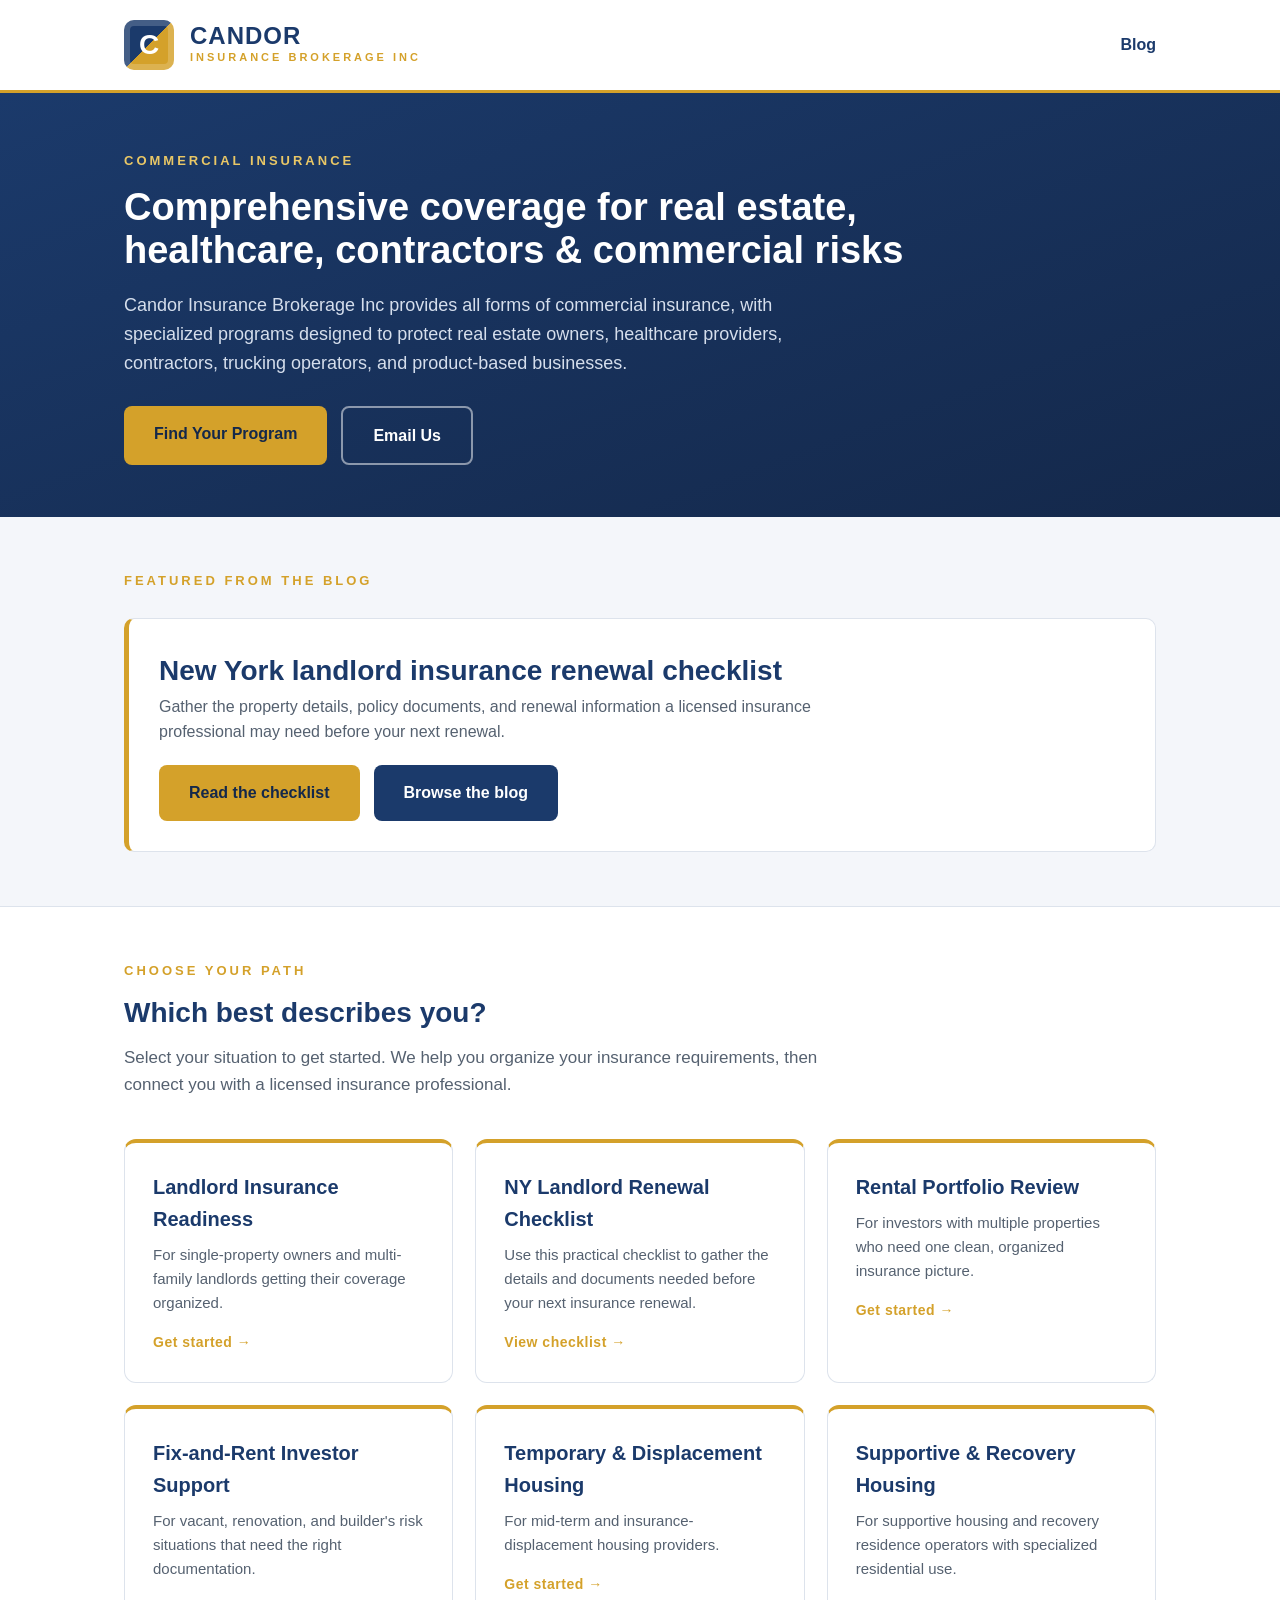
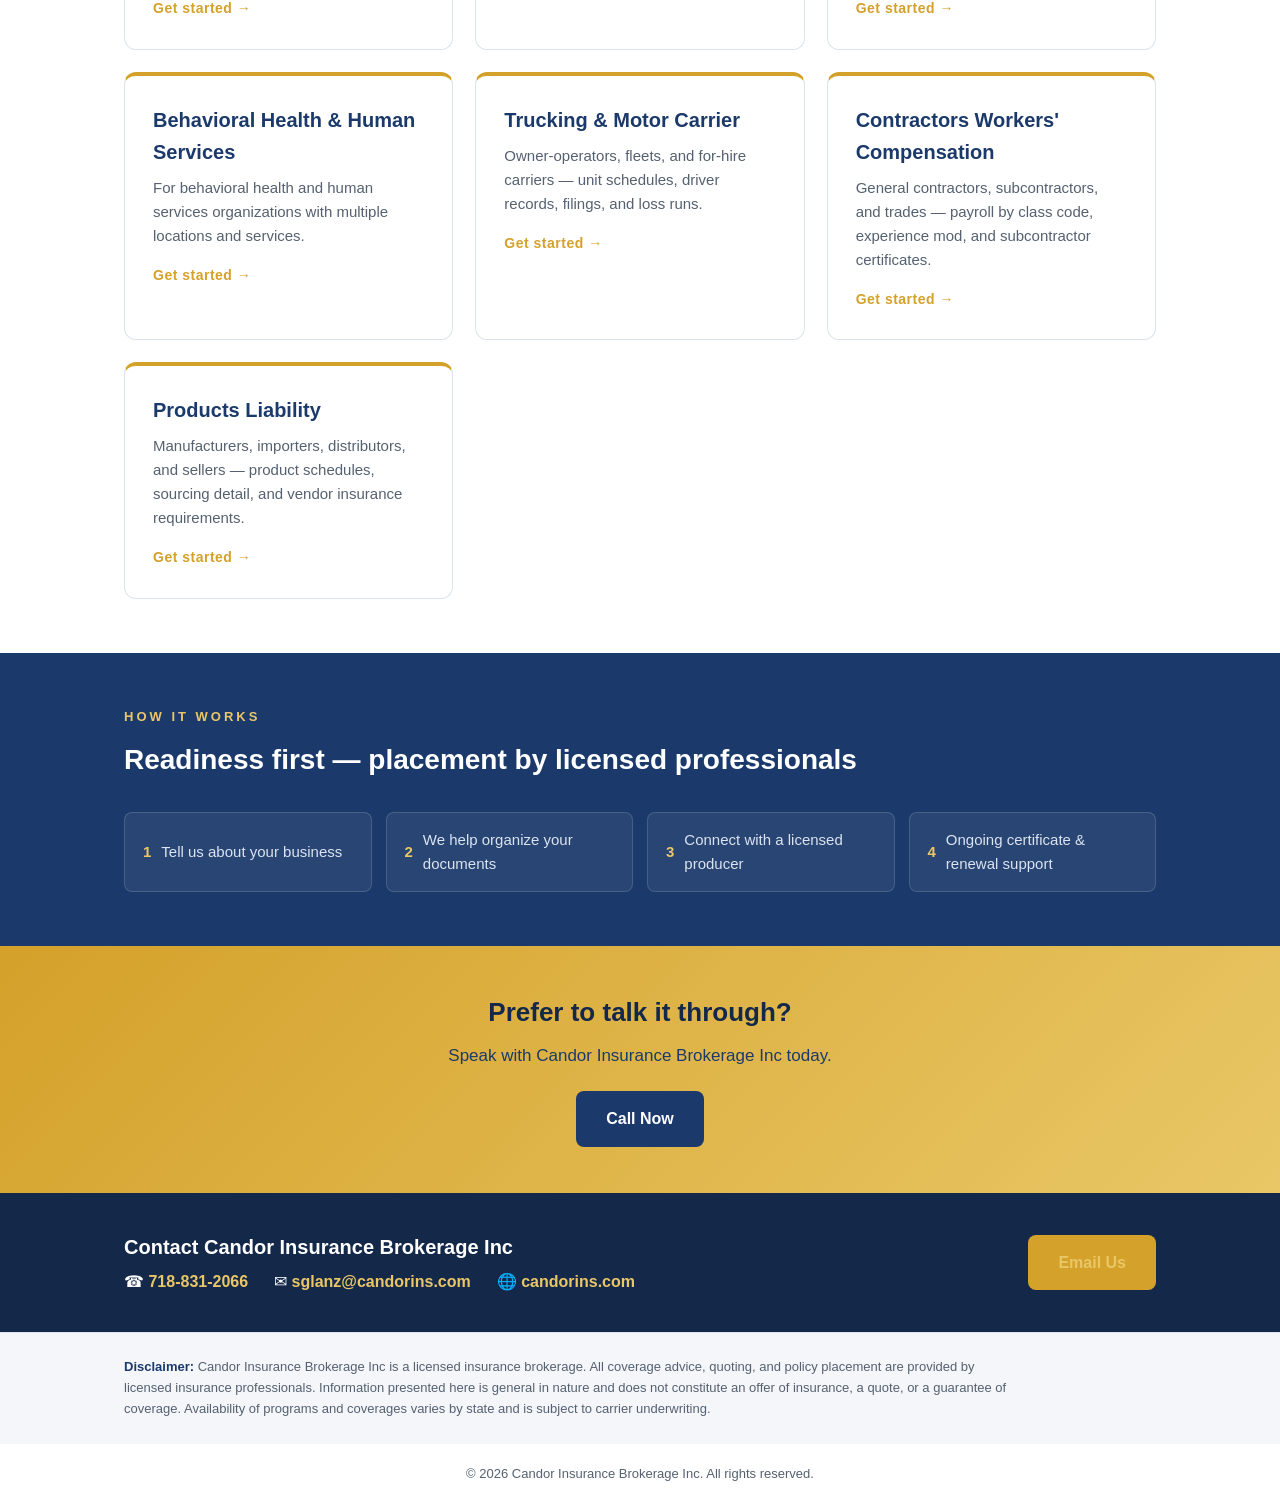
<file: index.html>
<!DOCTYPE html>
<html lang="en">
<head>
<meta charset="UTF-8">
<meta name="viewport" content="width=device-width, initial-scale=1.0">
<title>Candor Insurance Brokerage Inc — Commercial Insurance for Real Estate, Healthcare &amp; Contractors</title>
<link rel="stylesheet" href="candor-styles.css">
<style>
  /* Hub-specific additions on top of the shared stylesheet */
  .seg-grid { margin-top: 40px; display: grid; grid-template-columns: repeat(auto-fit, minmax(300px, 1fr)); gap: 22px; }
  .seg-card {
    background: #fff; border: 1px solid var(--line); border-top: 4px solid var(--gold);
    border-radius: 12px; padding: 28px; text-decoration: none; color: inherit; display: block;
    transition: transform .15s ease, box-shadow .15s ease;
  }
  .seg-card:hover { transform: translateY(-4px); box-shadow: 0 12px 30px rgba(20,40,74,.12); }
  .seg-card h3 { color: var(--navy); font-size: 20px; margin-bottom: 8px; }
  .seg-card p { color: var(--slate); font-size: 15px; margin-bottom: 14px; }
  .seg-card .go { color: var(--gold); font-weight: 700; font-size: 14px; letter-spacing: .5px; }
  .seg-card:hover .go { color: var(--navy); }
  .home-nav { margin-left: auto; }
  .home-nav a { color: var(--navy); font-weight: 700; text-decoration: none; }
  .home-nav a:hover, .home-nav a:focus-visible { color: var(--gold); text-decoration: underline; }
  .featured-post { background: var(--mist); border-bottom: 1px solid var(--line); }
  .featured-card { margin-top: 26px; background: #fff; border: 1px solid var(--line); border-left: 5px solid var(--gold); border-radius: 10px; padding: 30px; }
  .featured-card h3 { color: var(--navy); font-size: 24px; line-height: 1.25; margin-bottom: 10px; }
  .featured-card p { color: var(--slate); max-width: 740px; }
  .featured-card .cta-row { margin-top: 20px; }
  @media (max-width: 700px) {
    .home-nav { margin-left: 0; width: 100%; }
  }
</style>
</head>
<body>

<header>
  <div class="wrap brand">
    <div class="mark">C</div>
    <div class="brand-text">
      <div class="name">CANDOR</div>
      <div class="sub">Insurance Brokerage Inc</div>
    </div>
    <nav class="home-nav" aria-label="Main navigation"><a href="blog.html">Blog</a></nav>
  </div>
</header>

<section class="hero">
  <div class="wrap">
    <div class="eyebrow-h">Commercial Insurance</div>
    <h1>Comprehensive coverage for real estate, healthcare, contractors &amp; commercial risks</h1>
    <p class="lead">Candor Insurance Brokerage Inc provides all forms of commercial insurance, with specialized programs designed to protect real estate owners, healthcare providers, contractors, trucking operators, and product-based businesses.</p>
    <div class="cta-row">
      <a class="btn btn-gold" href="#segments">Find Your Program</a>
      <a class="btn btn-ghost" id="emailBtn" href="#">Email Us</a>
    </div>
  </div>
</section>

<section class="block featured-post" aria-labelledby="featured-post-title">
  <div class="wrap">
    <div class="eyebrow">Featured from the Blog</div>
    <div class="featured-card">
      <h2 class="title" id="featured-post-title">New York landlord insurance renewal checklist</h2>
      <p>Gather the property details, policy documents, and renewal information a licensed insurance professional may need before your next renewal.</p>
      <div class="cta-row">
        <a class="btn btn-gold" href="ny-landlord-insurance-renewal-checklist.html">Read the checklist</a>
        <a class="btn btn-dark" href="blog.html">Browse the blog</a>
      </div>
    </div>
  </div>
</section>

<section class="block" id="segments">
  <div class="wrap">
    <div class="eyebrow">Choose Your Path</div>
    <h2 class="title">Which best describes you?</h2>
    <p class="sub">Select your situation to get started. We help you organize your insurance requirements, then connect you with a licensed insurance professional.</p>
    <div class="seg-grid">

      <a class="seg-card" href="landlord-insurance-readiness.html">
        <h3>Landlord Insurance Readiness</h3>
        <p>For single-property owners and multi-family landlords getting their coverage organized.</p>
        <span class="go">Get started &rarr;</span>
      </a>

      <a class="seg-card" href="ny-landlord-insurance-renewal-checklist.html">
        <h3>NY Landlord Renewal Checklist</h3>
        <p>Use this practical checklist to gather the details and documents needed before your next insurance renewal.</p>
        <span class="go">View checklist &rarr;</span>
      </a>

      <a class="seg-card" href="rental-portfolio-review.html">
        <h3>Rental Portfolio Review</h3>
        <p>For investors with multiple properties who need one clean, organized insurance picture.</p>
        <span class="go">Get started &rarr;</span>
      </a>

      <a class="seg-card" href="fix-and-rent-investor.html">
        <h3>Fix-and-Rent Investor Support</h3>
        <p>For vacant, renovation, and builder's risk situations that need the right documentation.</p>
        <span class="go">Get started &rarr;</span>
      </a>

      <a class="seg-card" href="temporary-displacement-housing.html">
        <h3>Temporary &amp; Displacement Housing</h3>
        <p>For mid-term and insurance-displacement housing providers.</p>
        <span class="go">Get started &rarr;</span>
      </a>

      <a class="seg-card" href="supportive-recovery-housing.html">
        <h3>Supportive &amp; Recovery Housing</h3>
        <p>For supportive housing and recovery residence operators with specialized residential use.</p>
        <span class="go">Get started &rarr;</span>
      </a>

      <a class="seg-card" href="behavioral-health-human-services.html">
        <h3>Behavioral Health &amp; Human Services</h3>
        <p>For behavioral health and human services organizations with multiple locations and services.</p>
        <span class="go">Get started &rarr;</span>
      </a>

      <a class="seg-card" href="trucking-motor-carrier.html">
        <h3>Trucking &amp; Motor Carrier</h3>
        <p>Owner-operators, fleets, and for-hire carriers — unit schedules, driver records, filings, and loss runs.</p>
        <span class="go">Get started &rarr;</span>
      </a>

      <a class="seg-card" href="contractors-workers-comp.html">
        <h3>Contractors Workers&#x27; Compensation</h3>
        <p>General contractors, subcontractors, and trades — payroll by class code, experience mod, and subcontractor certificates.</p>
        <span class="go">Get started &rarr;</span>
      </a>

      <a class="seg-card" href="products-liability.html">
        <h3>Products Liability</h3>
        <p>Manufacturers, importers, distributors, and sellers — product schedules, sourcing detail, and vendor insurance requirements.</p>
        <span class="go">Get started &rarr;</span>
      </a>

    </div>
  </div>
</section>

<section class="block docs">
  <div class="wrap">
    <div class="eyebrow">How It Works</div>
    <h2 class="title">Readiness first — placement by licensed professionals</h2>
    <div class="doc-grid">
      <div class="doc"><span class="chk">1</span>Tell us about your business</div>
      <div class="doc"><span class="chk">2</span>We help organize your documents</div>
      <div class="doc"><span class="chk">3</span>Connect with a licensed producer</div>
      <div class="doc"><span class="chk">4</span>Ongoing certificate &amp; renewal support</div>
    </div>
  </div>
</section>

<section class="cta-band">
  <div class="wrap">
    <h2>Prefer to talk it through?</h2>
    <p>Speak with Candor Insurance Brokerage Inc today.</p>
    <a class="btn btn-dark" id="callBtn" href="#">Call Now</a>
  </div>
</section>

<section class="contact" id="contact">
  <div class="wrap contact-inner">
    <div>
      <h3>Contact Candor Insurance Brokerage Inc</h3>
      <div class="lines">
        <span>&#9742; <a id="phoneLink" href="#">718-831-2066</a></span>
        <span>&#9993; <a id="emailLink" href="#">sglanz@candorins.com</a></span>
        <span>&#127760; <a href="https://candorins.com">candorins.com</a></span>
      </div>
    </div>
    <a class="btn btn-gold" id="contactEmailBtn" href="#">Email Us</a>
  </div>
</section>

<div class="disclaimer">
  <div class="wrap">
    <p><strong>Disclaimer:</strong> Candor Insurance Brokerage Inc is a licensed insurance brokerage. All coverage advice, quoting, and policy placement are provided by licensed insurance professionals. Information presented here is general in nature and does not constitute an offer of insurance, a quote, or a guarantee of coverage. Availability of programs and coverages varies by state and is subject to carrier underwriting.</p>
  </div>
</div>

<footer><div class="wrap">&copy; 2026 Candor Insurance Brokerage Inc. All rights reserved.</div></footer>

<script>
  var CANDOR_EMAIL = "sglanz@candorins.com";
  var PHONE_DIAL   = "7188312066";

  var subject = encodeURIComponent('Insurance Inquiry [SRC-GEN]');
  var body = encodeURIComponent('Source: cib / landing / SRC-GEN\nPage: ' + window.location.href + '\n\nPlease tell us about your business:\n');
  var mailto = 'mailto:' + CANDOR_EMAIL + '?subject=' + subject + '&body=' + body;
  ['emailBtn','emailLink','contactEmailBtn'].forEach(function(id){ var el=document.getElementById(id); if(el) el.setAttribute('href', mailto); });
  ['phoneLink','callBtn'].forEach(function(id){ var el=document.getElementById(id); if(el) el.setAttribute('href','tel:'+PHONE_DIAL); });
</script>

</body>
</html>
</file>
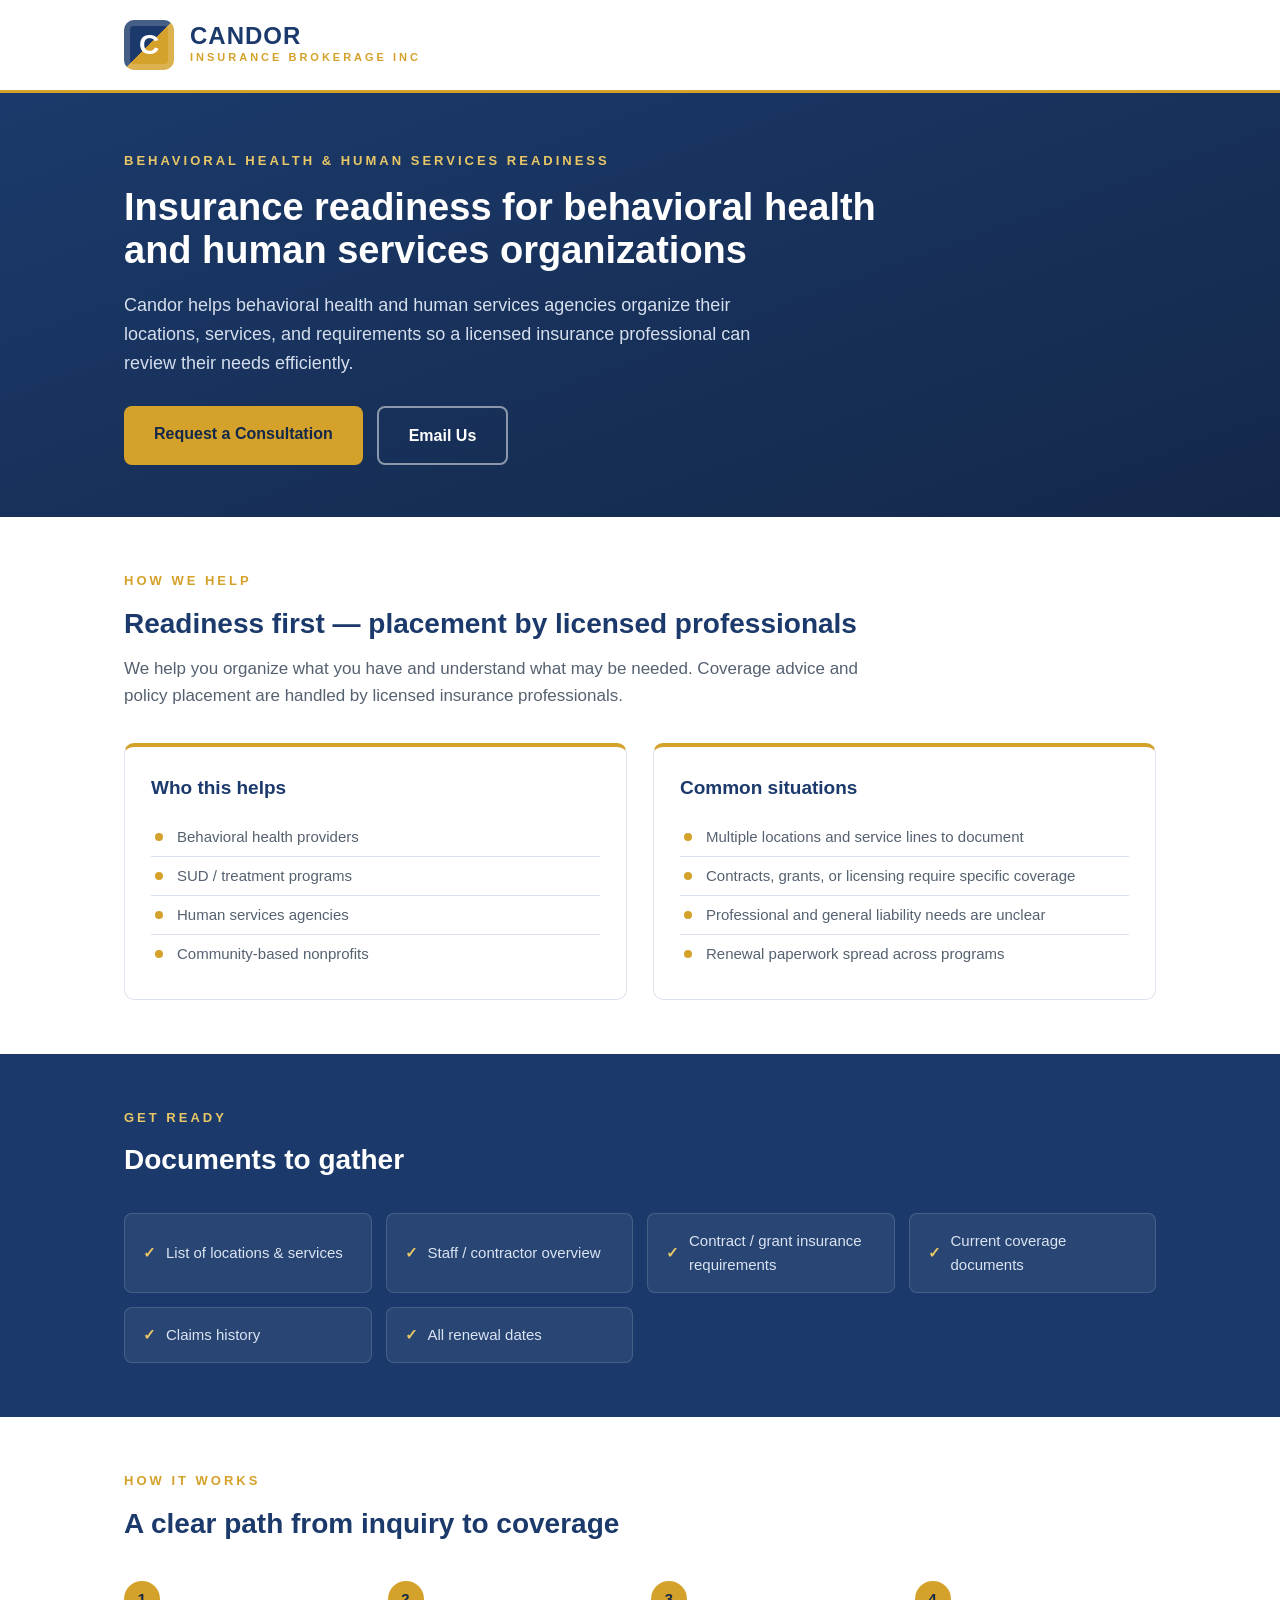
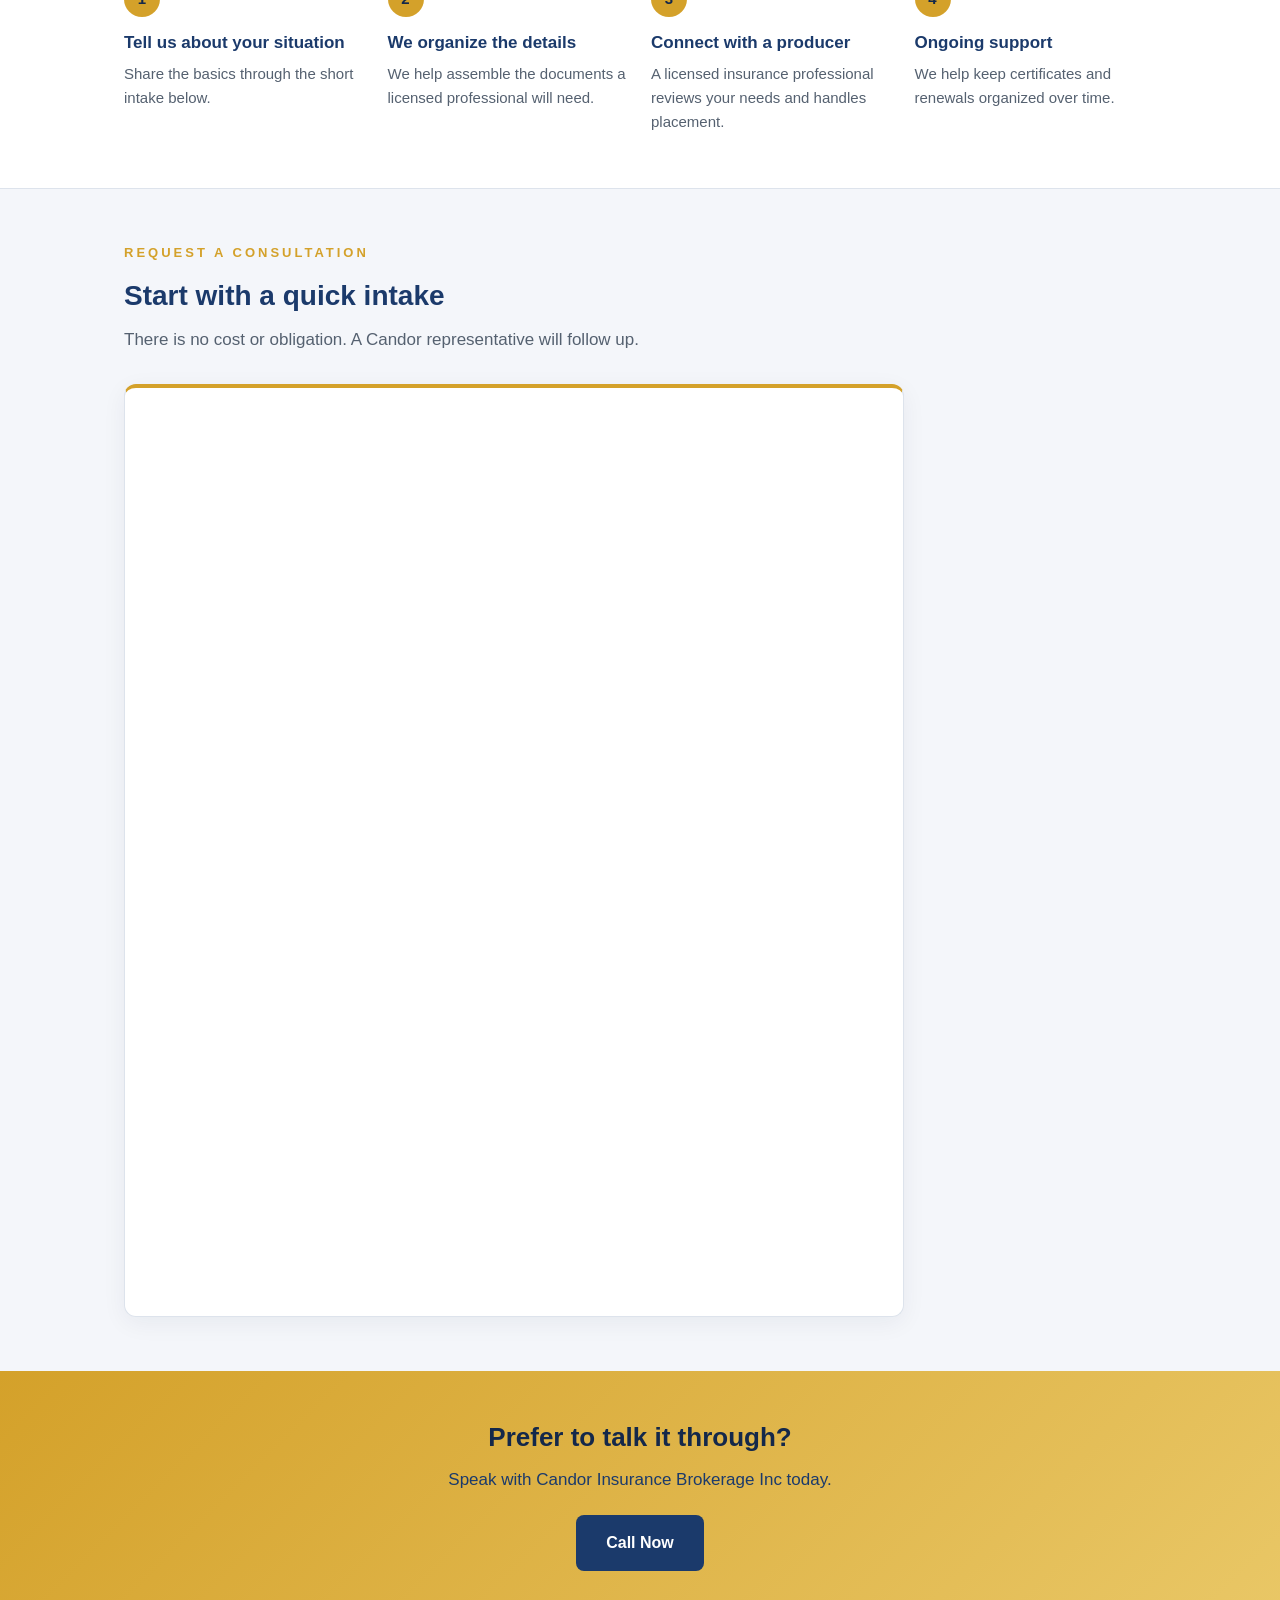
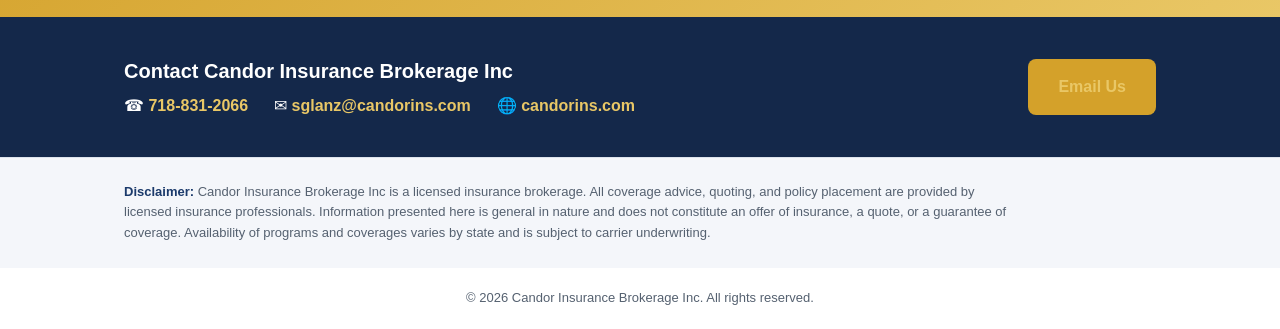
<file: behavioral-health-human-services.html>
<!DOCTYPE html>
<html lang="en">
<head>
<meta charset="UTF-8">
<meta name="viewport" content="width=device-width, initial-scale=1.0">
<title>Behavioral Health &amp; Human Services Readiness — Candor Insurance Brokerage Inc</title>
<link rel="stylesheet" href="candor-styles.css">

<!-- ============================================================
     SETUP — replace these two placeholders (see setup-sheet):
       GOOGLE_FORM_BASE   -> your form's /viewform URL
       SOURCE_ENTRY_ID    -> entry.XXXXXXX for the "Source Code" question
     This page's source code: SRC-HC   |   channel: behavioral
     ============================================================ -->
</head>
<body>

<header>
  <div class="wrap brand">
    <div class="mark">C</div>
    <div class="brand-text">
      <div class="name">CANDOR</div>
      <div class="sub">Insurance Brokerage Inc</div>
    </div>
  </div>
</header>

<section class="hero">
  <div class="wrap">
    <div class="eyebrow-h">Behavioral Health &amp; Human Services Readiness</div>
    <h1>Insurance readiness for behavioral health and human services organizations</h1>
    <p class="lead">Candor helps behavioral health and human services agencies organize their locations, services, and requirements so a licensed insurance professional can review their needs efficiently.</p>
    <div class="cta-row">
      <a class="btn btn-gold" href="#intake">Request a Consultation</a>
      <a class="btn btn-ghost" id="emailBtn" href="#">Email Us</a>
    </div>
  </div>
</section>

<section class="block">
  <div class="wrap">
    <div class="eyebrow">How we help</div>
    <h2 class="title">Readiness first — placement by licensed professionals</h2>
    <p class="sub">We help you organize what you have and understand what may be needed. Coverage advice and policy placement are handled by licensed insurance professionals.</p>
    <div class="two-col">
      <div class="info-card">
        <h3>Who this helps</h3>
        <ul><li>Behavioral health providers</li><li>SUD / treatment programs</li><li>Human services agencies</li><li>Community-based nonprofits</li></ul>
      </div>
      <div class="info-card">
        <h3>Common situations</h3>
        <ul><li>Multiple locations and service lines to document</li><li>Contracts, grants, or licensing require specific coverage</li><li>Professional and general liability needs are unclear</li><li>Renewal paperwork spread across programs</li></ul>
      </div>
    </div>
  </div>
</section>

<section class="block docs">
  <div class="wrap">
    <div class="eyebrow">Get Ready</div>
    <h2 class="title">Documents to gather</h2>
    <div class="doc-grid"><div class="doc"><span class="chk">&#10003;</span>List of locations &amp; services</div><div class="doc"><span class="chk">&#10003;</span>Staff / contractor overview</div><div class="doc"><span class="chk">&#10003;</span>Contract / grant insurance requirements</div><div class="doc"><span class="chk">&#10003;</span>Current coverage documents</div><div class="doc"><span class="chk">&#10003;</span>Claims history</div><div class="doc"><span class="chk">&#10003;</span>All renewal dates</div></div>
  </div>
</section>

<section class="block">
  <div class="wrap">
    <div class="eyebrow">How It Works</div>
    <h2 class="title">A clear path from inquiry to coverage</h2>
    <div class="steps">
      <div class="step"><div class="num">1</div><h3>Tell us about your situation</h3><p>Share the basics through the short intake below.</p></div>
      <div class="step"><div class="num">2</div><h3>We organize the details</h3><p>We help assemble the documents a licensed professional will need.</p></div>
      <div class="step"><div class="num">3</div><h3>Connect with a producer</h3><p>A licensed insurance professional reviews your needs and handles placement.</p></div>
      <div class="step"><div class="num">4</div><h3>Ongoing support</h3><p>We help keep certificates and renewals organized over time.</p></div>
    </div>
  </div>
</section>

<section class="block form-section" id="intake">
  <div class="wrap">
    <div class="eyebrow">Request a Consultation</div>
    <h2 class="title">Start with a quick intake</h2>
    <p class="sub">There is no cost or obligation. A Candor representative will follow up.</p>
    <div class="form-shell">
      <div class="form-fallback" id="formFallback">
        <p><strong>Setup pending:</strong> paste your Google Form URL and source-entry ID into this page (see the setup sheet). Once added, the intake form appears here automatically, pre-tagged <strong>SRC-HC</strong>.</p>
        <a class="btn btn-gold" id="formOpenBtn" href="#" target="_blank" rel="noopener">Open Intake Form</a>
      </div>
      <iframe id="formFrame" title="Candor intake form" loading="lazy" style="display:none;">Loading…</iframe>
    </div>
  </div>
</section>

<section class="cta-band">
  <div class="wrap">
    <h2>Prefer to talk it through?</h2>
    <p>Speak with Candor Insurance Brokerage Inc today.</p>
    <a class="btn btn-dark" id="callBtn" href="#">Call Now</a>
  </div>
</section>

<section class="contact" id="contact">
  <div class="wrap contact-inner">
    <div>
      <h3>Contact Candor Insurance Brokerage Inc</h3>
      <div class="lines">
        <span>&#9742; <a id="phoneLink" href="#">718-831-2066</a></span>
        <span>&#9993; <a id="emailLink" href="#">sglanz@candorins.com</a></span>
        <span>&#127760; <a href="https://candorins.com">candorins.com</a></span>
      </div>
    </div>
    <a class="btn btn-gold" id="contactEmailBtn" href="#">Email Us</a>
  </div>
</section>

<div class="disclaimer">
  <div class="wrap">
    <p><strong>Disclaimer:</strong> Candor Insurance Brokerage Inc is a licensed insurance brokerage. All coverage advice, quoting, and policy placement are provided by licensed insurance professionals. Information presented here is general in nature and does not constitute an offer of insurance, a quote, or a guarantee of coverage. Availability of programs and coverages varies by state and is subject to carrier underwriting.</p>
  </div>
</div>

<footer><div class="wrap">&copy; 2026 Candor Insurance Brokerage Inc. All rights reserved.</div></footer>

<script>
/* ==== CONFIG — replace the two placeholders below ============= */
  var GOOGLE_FORM_BASE = "https://docs.google.com/forms/d/e/1FAIpQLSeY2O0g4kaTsUV4OUA621F75n2PLL4nJnn1pH4jyuJKE9QY6g/viewform";   // e.g. https://docs.google.com/forms/d/e/XXXX/viewform
  var SOURCE_ENTRY_ID  = "entry.1769792198";    // e.g. entry.1234567890
/* ============================================================= */

  var SOURCE_CODE  = "SRC-HC";
  var CHANNEL      = "behavioral";
  var CANDOR_EMAIL = "sglanz@candorins.com";
  var PHONE_DIAL   = "7188312066";   // swap to Google Voice bootstrap number when ready

  // Allow a URL override (?ref=... or ?utm_campaign=...) but default to this page's code
  function qp(n){ var m=new RegExp('[?&]'+n+'=([^&]*)').exec(window.location.search); return m?decodeURIComponent(m[1].replace(/\+/g,' ')):''; }
  var effectiveCode = qp('utm_campaign') || qp('ref') || SOURCE_CODE;

  // Build the prefilled Google Form URL that stamps the hidden Source Code question
  function buildFormUrl(embed){
    if (GOOGLE_FORM_BASE.indexOf('GOOGLE_FORM_BASE') !== -1) return null;
    var url = GOOGLE_FORM_BASE
      + (GOOGLE_FORM_BASE.indexOf('?')>-1 ? '&' : '?')
      + encodeURIComponent(SOURCE_ENTRY_ID) + '=' + encodeURIComponent(effectiveCode);
    if (embed) url += '&embedded=true';
    return url;
  }

  var openUrl  = buildFormUrl(false);
  var embedUrl = buildFormUrl(true);

  if (embedUrl) {
    var frame = document.getElementById('formFrame');
    var fb    = document.getElementById('formFallback');
    frame.src = embedUrl;
    frame.style.display = 'block';
    fb.style.display = 'none';
  } else {
    // keep fallback button pointed at nothing harmful
    document.getElementById('formOpenBtn').addEventListener('click', function(e){
      e.preventDefault();
      alert('Setup note: add your Google Form URL and source-entry ID at the top of this page\'s script.');
    });
  }
  if (openUrl) document.getElementById('formOpenBtn').setAttribute('href', openUrl);

  // Tracked mailto — source code visible in the subject line
  var subject = encodeURIComponent('Insurance Inquiry [' + effectiveCode + ']');
  var body = encodeURIComponent('Source: cib / ' + CHANNEL + ' / ' + effectiveCode + '\nPage: ' + window.location.href + '\n\nPlease tell us about your business:\n');
  var mailto = 'mailto:' + CANDOR_EMAIL + '?subject=' + subject + '&body=' + body;
  ['emailBtn','emailLink','contactEmailBtn'].forEach(function(id){ var el=document.getElementById(id); if(el) el.setAttribute('href', mailto); });

  // Tracked phone
  ['phoneLink','callBtn'].forEach(function(id){ var el=document.getElementById(id); if(el) el.setAttribute('href','tel:'+PHONE_DIAL); });
</script>

</body>
</html>
</file>
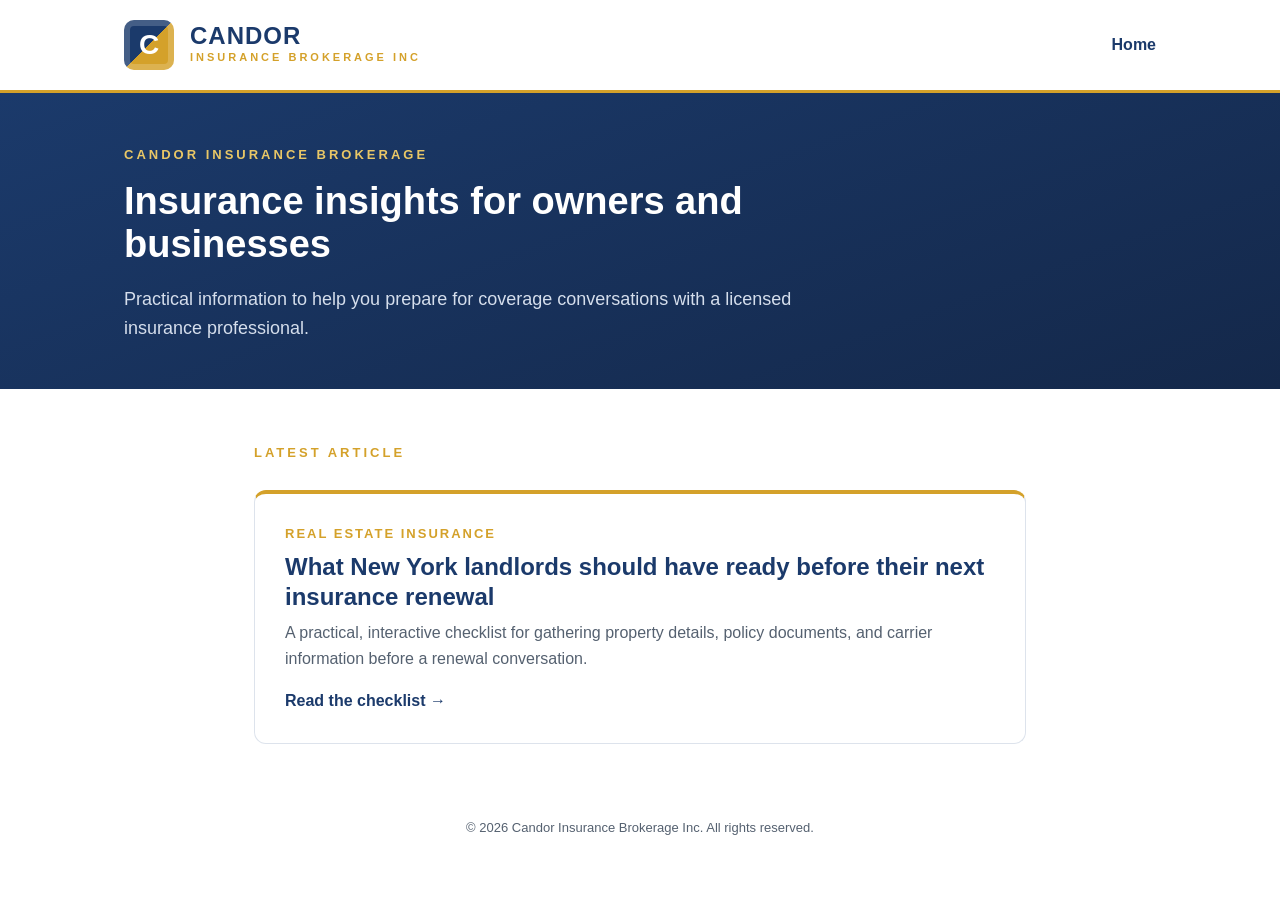
<file: blog.html>
<!DOCTYPE html>
<html lang="en">
<head>
<meta charset="UTF-8">
<meta name="viewport" content="width=device-width, initial-scale=1.0">
<title>Insurance Insights | Candor Insurance Brokerage</title>
<meta name="description" content="Practical insurance insights for real estate owners, investors, and businesses from Candor Insurance Brokerage Inc.">
<link rel="canonical" href="https://candorins.com/blog.html">
<link rel="stylesheet" href="candor-styles.css">
<style>
  .blog-nav { margin-left: auto; }
  .blog-nav a { color: var(--navy); font-weight: 700; text-decoration: none; }
  .blog-nav a:hover, .blog-nav a:focus-visible { color: var(--gold); text-decoration: underline; }
  .blog-hero { padding: 52px 0 46px; }
  .blog-hero h1 { max-width: 680px; }
  .blog-list { max-width: 820px; }
  .blog-card { margin-top: 26px; display: block; background: var(--paper); border: 1px solid var(--line); border-top: 4px solid var(--gold); border-radius: 12px; padding: 30px; color: inherit; text-decoration: none; transition: transform .15s ease, box-shadow .15s ease; }
  .blog-card:hover { transform: translateY(-4px); box-shadow: 0 12px 30px rgba(20,40,74,.12); }
  .blog-card .category { color: var(--gold); font-size: 13px; font-weight: 700; letter-spacing: 2px; text-transform: uppercase; }
  .blog-card h2 { color: var(--navy); font-size: 24px; line-height: 1.25; margin: 8px 0; }
  .blog-card p { color: var(--slate); }
  .blog-card .read-more { display: inline-block; color: var(--navy); font-weight: 700; margin-top: 16px; }
  @media (max-width: 700px) {
    .blog-nav { margin-left: 0; width: 100%; }
    .blog-card { padding: 24px; }
  }
</style>
</head>
<body>

<header>
  <div class="wrap brand">
    <div class="mark">C</div>
    <div class="brand-text">
      <div class="name">CANDOR</div>
      <div class="sub">Insurance Brokerage Inc</div>
    </div>
    <nav class="blog-nav" aria-label="Main navigation"><a href="index.html">Home</a></nav>
  </div>
</header>

<main>
  <section class="hero blog-hero">
    <div class="wrap">
      <div class="eyebrow-h">Candor Insurance Brokerage</div>
      <h1>Insurance insights for owners and businesses</h1>
      <p class="lead">Practical information to help you prepare for coverage conversations with a licensed insurance professional.</p>
    </div>
  </section>

  <section class="block">
    <div class="wrap blog-list">
      <div class="eyebrow">Latest Article</div>
      <a class="blog-card" href="ny-landlord-insurance-renewal-checklist.html">
        <div class="category">Real Estate Insurance</div>
        <h2>What New York landlords should have ready before their next insurance renewal</h2>
        <p>A practical, interactive checklist for gathering property details, policy documents, and carrier information before a renewal conversation.</p>
        <span class="read-more">Read the checklist &rarr;</span>
      </a>
    </div>
  </section>
</main>

<footer><div class="wrap">&copy; 2026 Candor Insurance Brokerage Inc. All rights reserved.</div></footer>

</body>
</html>
</file>
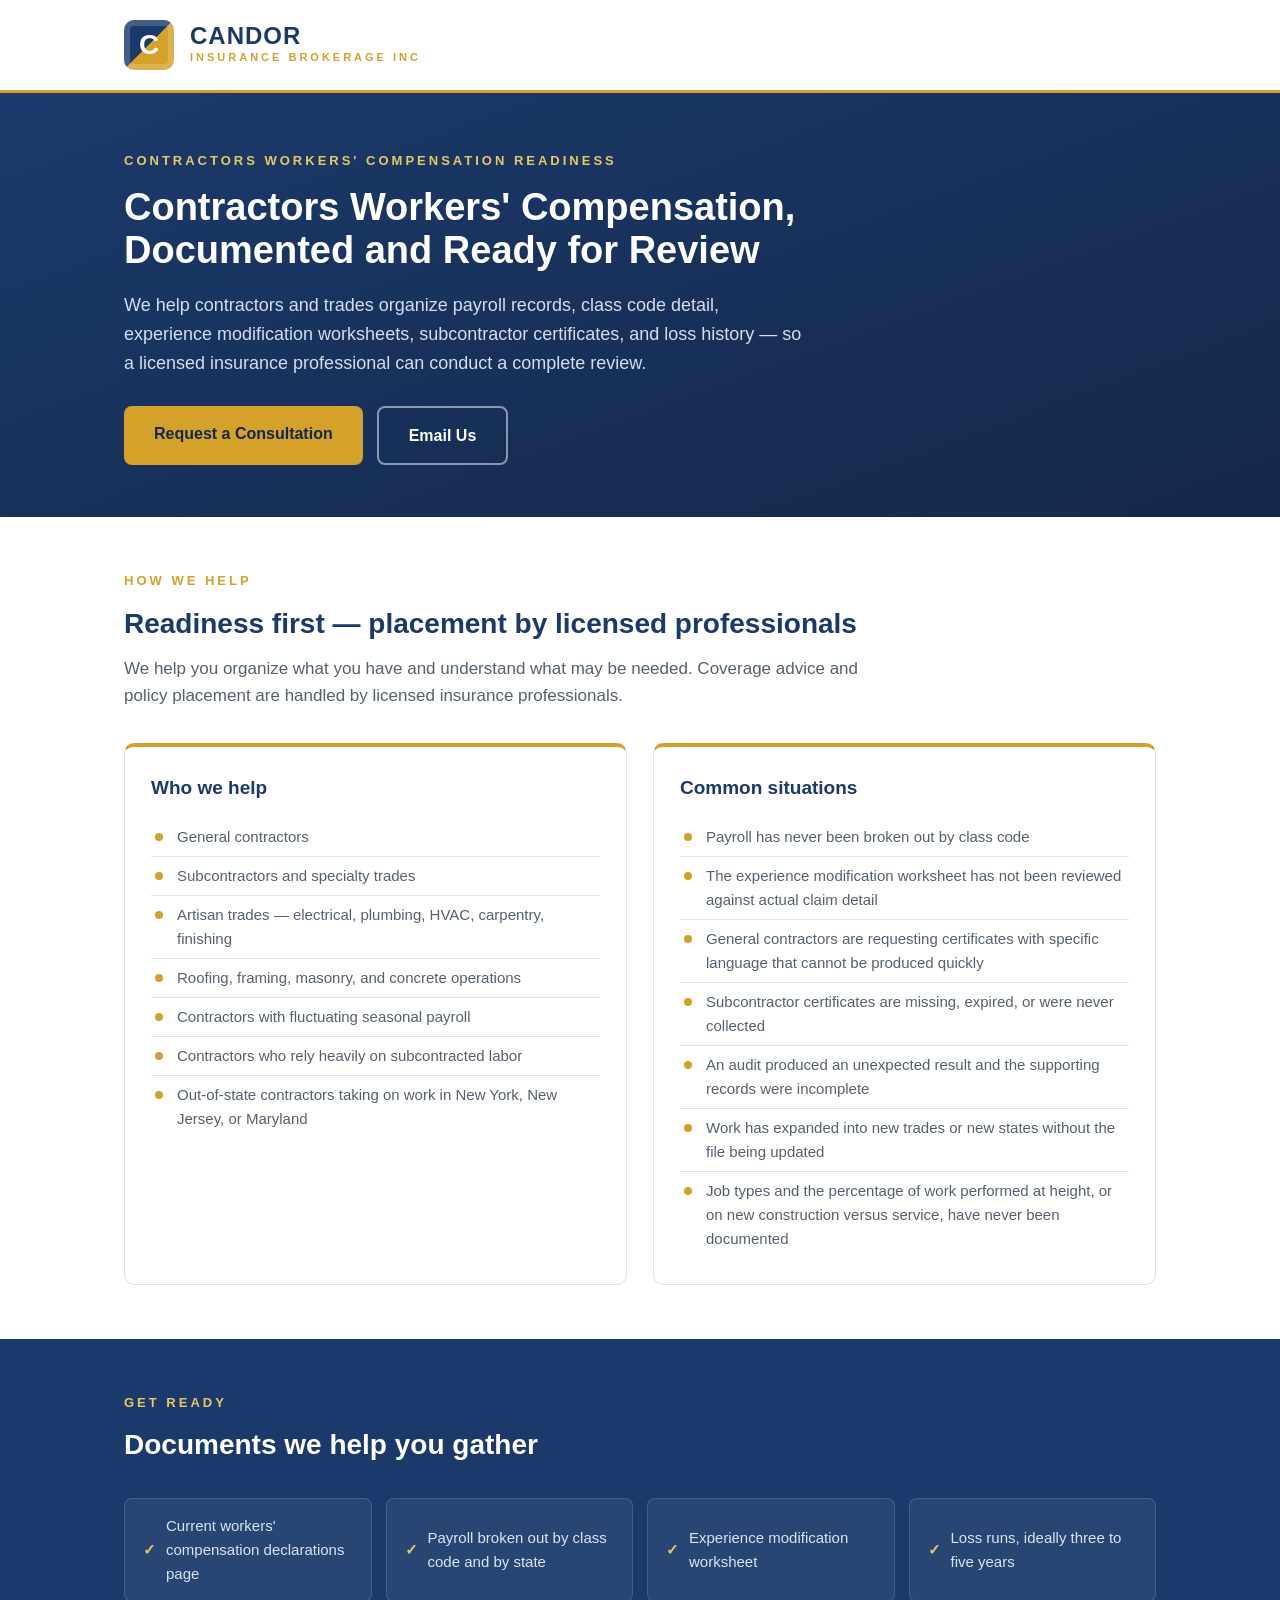
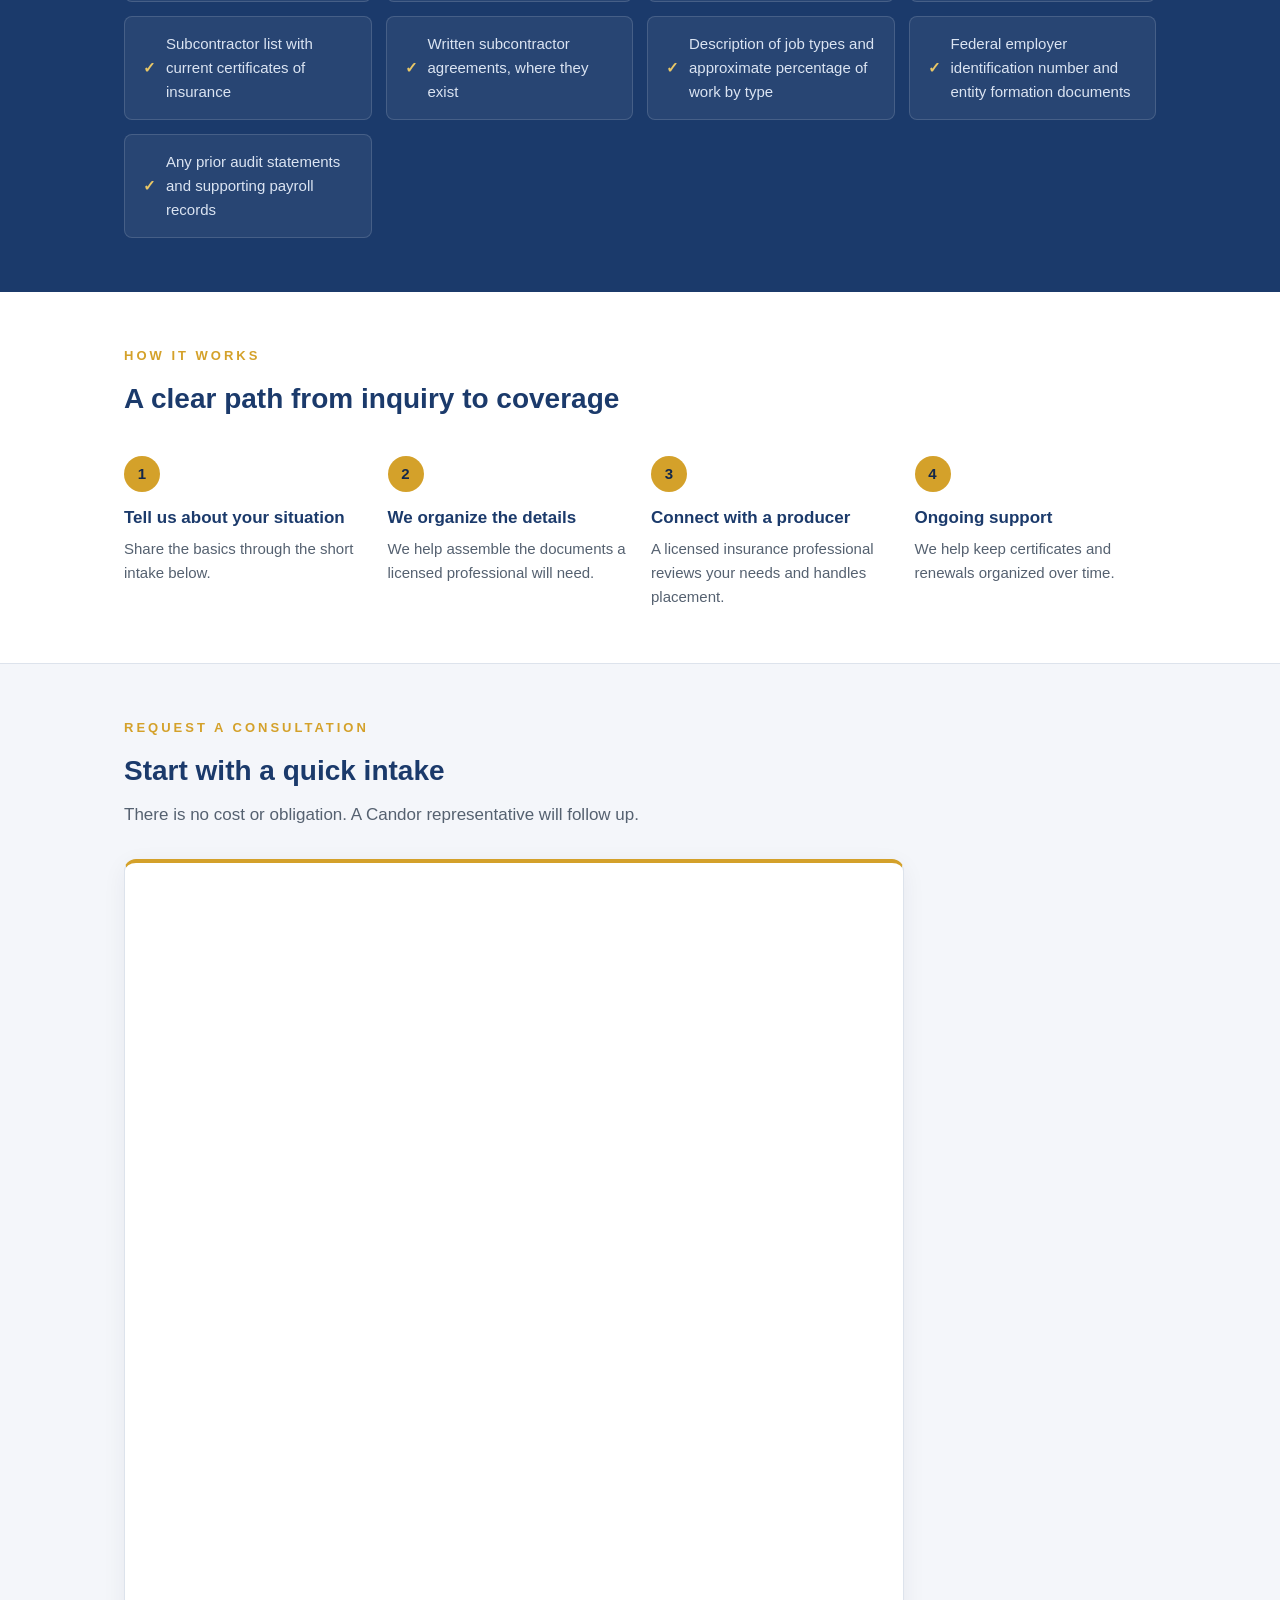
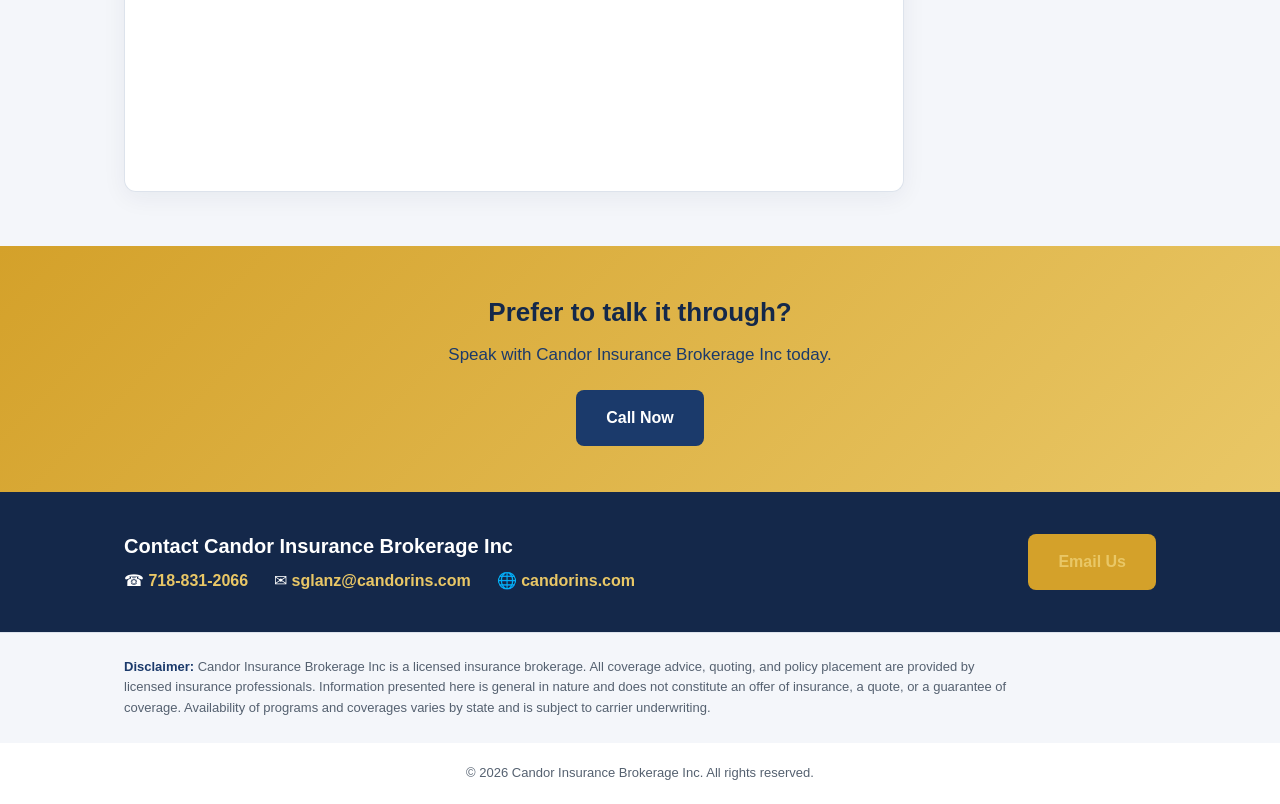
<file: contractors-workers-comp.html>
<!DOCTYPE html>
<html lang="en">
<head>
<meta charset="UTF-8">
<meta name="viewport" content="width=device-width, initial-scale=1.0">
<meta name="description" content="Candor Insurance Brokerage Inc helps general contractors, subcontractors, and artisan trades organize payroll by class code, experience modification worksheets, subcontractor certificates, and loss runs.">
<title>Contractors Workers&#x27; Compensation Readiness | Candor Insurance Brokerage Inc</title>
<link rel="stylesheet" href="candor-styles.css">

<!-- ============================================================
     SETUP — replace these two placeholders (see setup-sheet):
       GOOGLE_FORM_BASE   -> your form's /viewform URL
       SOURCE_ENTRY_ID    -> entry.XXXXXXX for the "Source Code" question
     This page's source code: SRC-CON   |   channel: contractors-wc
     ============================================================ -->
</head>
<body>

<header>
  <div class="wrap brand">
    <div class="mark">C</div>
    <div class="brand-text">
      <div class="name">CANDOR</div>
      <div class="sub">Insurance Brokerage Inc</div>
    </div>
  </div>
</header>

<section class="hero">
  <div class="wrap">
    <div class="eyebrow-h">Contractors Workers&#x27; Compensation Readiness</div>
    <h1>Contractors Workers&#x27; Compensation, Documented and Ready for Review</h1>
    <p class="lead">We help contractors and trades organize payroll records, class code detail, experience modification worksheets, subcontractor certificates, and loss history — so a licensed insurance professional can conduct a complete review.</p>
    <div class="cta-row">
      <a class="btn btn-gold" href="#intake">Request a Consultation</a>
      <a class="btn btn-ghost" id="emailBtn" href="#">Email Us</a>
    </div>
  </div>
</section>

<section class="block">
  <div class="wrap">
    <div class="eyebrow">How we help</div>
    <h2 class="title">Readiness first — placement by licensed professionals</h2>
    <p class="sub">We help you organize what you have and understand what may be needed. Coverage advice and policy placement are handled by licensed insurance professionals.</p>
    <div class="two-col">
      <div class="info-card">
        <h3>Who we help</h3>
        <ul><li>General contractors</li><li>Subcontractors and specialty trades</li><li>Artisan trades — electrical, plumbing, HVAC, carpentry, finishing</li><li>Roofing, framing, masonry, and concrete operations</li><li>Contractors with fluctuating seasonal payroll</li><li>Contractors who rely heavily on subcontracted labor</li><li>Out-of-state contractors taking on work in New York, New Jersey, or Maryland</li></ul>
      </div>
      <div class="info-card">
        <h3>Common situations</h3>
        <ul><li>Payroll has never been broken out by class code</li><li>The experience modification worksheet has not been reviewed against actual claim detail</li><li>General contractors are requesting certificates with specific language that cannot be produced quickly</li><li>Subcontractor certificates are missing, expired, or were never collected</li><li>An audit produced an unexpected result and the supporting records were incomplete</li><li>Work has expanded into new trades or new states without the file being updated</li><li>Job types and the percentage of work performed at height, or on new construction versus service, have never been documented</li></ul>
      </div>
    </div>
  </div>
</section>

<section class="block docs">
  <div class="wrap">
    <div class="eyebrow">Get Ready</div>
    <h2 class="title">Documents we help you gather</h2>
    <div class="doc-grid"><div class="doc"><span class="chk">&#10003;</span>Current workers&#x27; compensation declarations page</div><div class="doc"><span class="chk">&#10003;</span>Payroll broken out by class code and by state</div><div class="doc"><span class="chk">&#10003;</span>Experience modification worksheet</div><div class="doc"><span class="chk">&#10003;</span>Loss runs, ideally three to five years</div><div class="doc"><span class="chk">&#10003;</span>Subcontractor list with current certificates of insurance</div><div class="doc"><span class="chk">&#10003;</span>Written subcontractor agreements, where they exist</div><div class="doc"><span class="chk">&#10003;</span>Description of job types and approximate percentage of work by type</div><div class="doc"><span class="chk">&#10003;</span>Federal employer identification number and entity formation documents</div><div class="doc"><span class="chk">&#10003;</span>Any prior audit statements and supporting payroll records</div></div>
  </div>
</section>

<section class="block">
  <div class="wrap">
    <div class="eyebrow">How It Works</div>
    <h2 class="title">A clear path from inquiry to coverage</h2>
    <div class="steps">
      <div class="step"><div class="num">1</div><h3>Tell us about your situation</h3><p>Share the basics through the short intake below.</p></div>
      <div class="step"><div class="num">2</div><h3>We organize the details</h3><p>We help assemble the documents a licensed professional will need.</p></div>
      <div class="step"><div class="num">3</div><h3>Connect with a producer</h3><p>A licensed insurance professional reviews your needs and handles placement.</p></div>
      <div class="step"><div class="num">4</div><h3>Ongoing support</h3><p>We help keep certificates and renewals organized over time.</p></div>
    </div>
  </div>
</section>

<section class="block form-section" id="intake">
  <div class="wrap">
    <div class="eyebrow">Request a Consultation</div>
    <h2 class="title">Start with a quick intake</h2>
    <p class="sub">There is no cost or obligation. A Candor representative will follow up.</p>
    <div class="form-shell">
      <div class="form-fallback" id="formFallback">
        <p><strong>Setup pending:</strong> paste your Google Form URL and source-entry ID into this page (see the setup sheet). Once added, the intake form appears here automatically, pre-tagged <strong>SRC-CON</strong>.</p>
        <a class="btn btn-gold" id="formOpenBtn" href="#" target="_blank" rel="noopener">Open Intake Form</a>
      </div>
      <iframe id="formFrame" title="Candor intake form" loading="lazy" style="display:none;">Loading…</iframe>
    </div>
  </div>
</section>

<section class="cta-band">
  <div class="wrap">
    <h2>Prefer to talk it through?</h2>
    <p>Speak with Candor Insurance Brokerage Inc today.</p>
    <a class="btn btn-dark" id="callBtn" href="#">Call Now</a>
  </div>
</section>

<section class="contact" id="contact">
  <div class="wrap contact-inner">
    <div>
      <h3>Contact Candor Insurance Brokerage Inc</h3>
      <div class="lines">
        <span>&#9742; <a id="phoneLink" href="#">718-831-2066</a></span>
        <span>&#9993; <a id="emailLink" href="#">sglanz@candorins.com</a></span>
        <span>&#127760; <a href="https://candorins.com">candorins.com</a></span>
      </div>
    </div>
    <a class="btn btn-gold" id="contactEmailBtn" href="#">Email Us</a>
  </div>
</section>

<div class="disclaimer">
  <div class="wrap">
    <p><strong>Disclaimer:</strong> Candor Insurance Brokerage Inc is a licensed insurance brokerage. All coverage advice, quoting, and policy placement are provided by licensed insurance professionals. Information presented here is general in nature and does not constitute an offer of insurance, a quote, or a guarantee of coverage. Availability of programs and coverages varies by state and is subject to carrier underwriting.</p>
  </div>
</div>

<footer><div class="wrap">&copy; 2026 Candor Insurance Brokerage Inc. All rights reserved.</div></footer>

<script>
/* ==== CONFIG — replace the two placeholders below ============= */
  var GOOGLE_FORM_BASE = "https://docs.google.com/forms/d/e/1FAIpQLSeY2O0g4kaTsUV4OUA621F75n2PLL4nJnn1pH4jyuJKE9QY6g/viewform";   // e.g. https://docs.google.com/forms/d/e/XXXX/viewform
  var SOURCE_ENTRY_ID  = "entry.1769792198";    // e.g. entry.1234567890
/* ============================================================= */

  var SOURCE_CODE  = "SRC-CON";
  var CHANNEL      = "contractors-wc";
  var CANDOR_EMAIL = "sglanz@candorins.com";
  var PHONE_DIAL   = "7188312066";   // swap to Google Voice bootstrap number when ready

  // Allow a URL override (?ref=... or ?utm_campaign=...) but default to this page's code
  function qp(n){ var m=new RegExp('[?&]'+n+'=([^&]*)').exec(window.location.search); return m?decodeURIComponent(m[1].replace(/\+/g,' ')):''; }
  var effectiveCode = qp('utm_campaign') || qp('ref') || SOURCE_CODE;

  // Build the prefilled Google Form URL that stamps the hidden Source Code question
  function buildFormUrl(embed){
    if (GOOGLE_FORM_BASE.indexOf('GOOGLE_FORM_BASE') !== -1) return null;
    var url = GOOGLE_FORM_BASE
      + (GOOGLE_FORM_BASE.indexOf('?')>-1 ? '&' : '?')
      + encodeURIComponent(SOURCE_ENTRY_ID) + '=' + encodeURIComponent(effectiveCode);
    if (embed) url += '&embedded=true';
    return url;
  }

  var openUrl  = buildFormUrl(false);
  var embedUrl = buildFormUrl(true);

  if (embedUrl) {
    var frame = document.getElementById('formFrame');
    var fb    = document.getElementById('formFallback');
    frame.src = embedUrl;
    frame.style.display = 'block';
    fb.style.display = 'none';
  } else {
    // keep fallback button pointed at nothing harmful
    document.getElementById('formOpenBtn').addEventListener('click', function(e){
      e.preventDefault();
      alert('Setup note: add your Google Form URL and source-entry ID at the top of this page\'s script.');
    });
  }
  if (openUrl) document.getElementById('formOpenBtn').setAttribute('href', openUrl);

  // Tracked mailto — source code visible in the subject line
  var subject = encodeURIComponent('Insurance Inquiry [' + effectiveCode + ']');
  var body = encodeURIComponent('Source: cib / ' + CHANNEL + ' / ' + effectiveCode + '\nPage: ' + window.location.href + '\n\nPlease tell us about your business:\n');
  var mailto = 'mailto:' + CANDOR_EMAIL + '?subject=' + subject + '&body=' + body;
  ['emailBtn','emailLink','contactEmailBtn'].forEach(function(id){ var el=document.getElementById(id); if(el) el.setAttribute('href', mailto); });

  // Tracked phone
  ['phoneLink','callBtn'].forEach(function(id){ var el=document.getElementById(id); if(el) el.setAttribute('href','tel:'+PHONE_DIAL); });
</script>

</body>
</html>
</file>
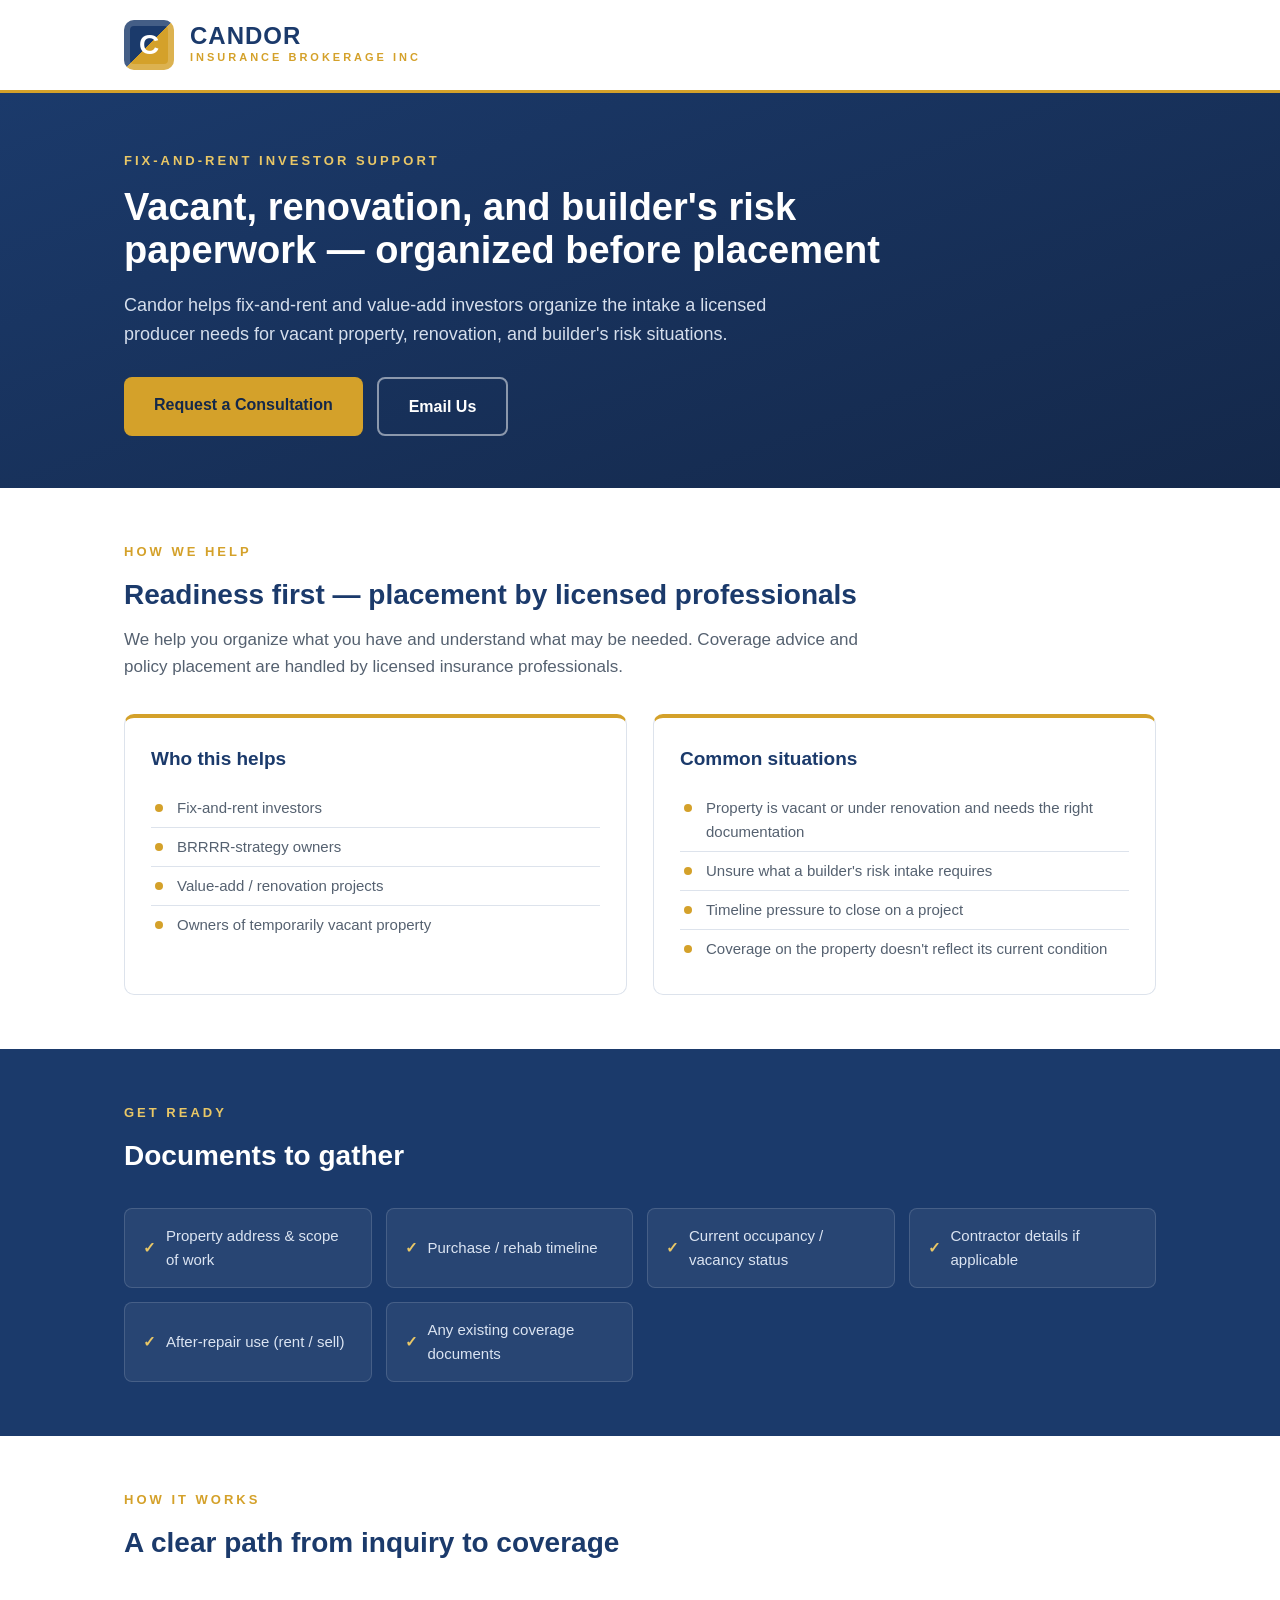
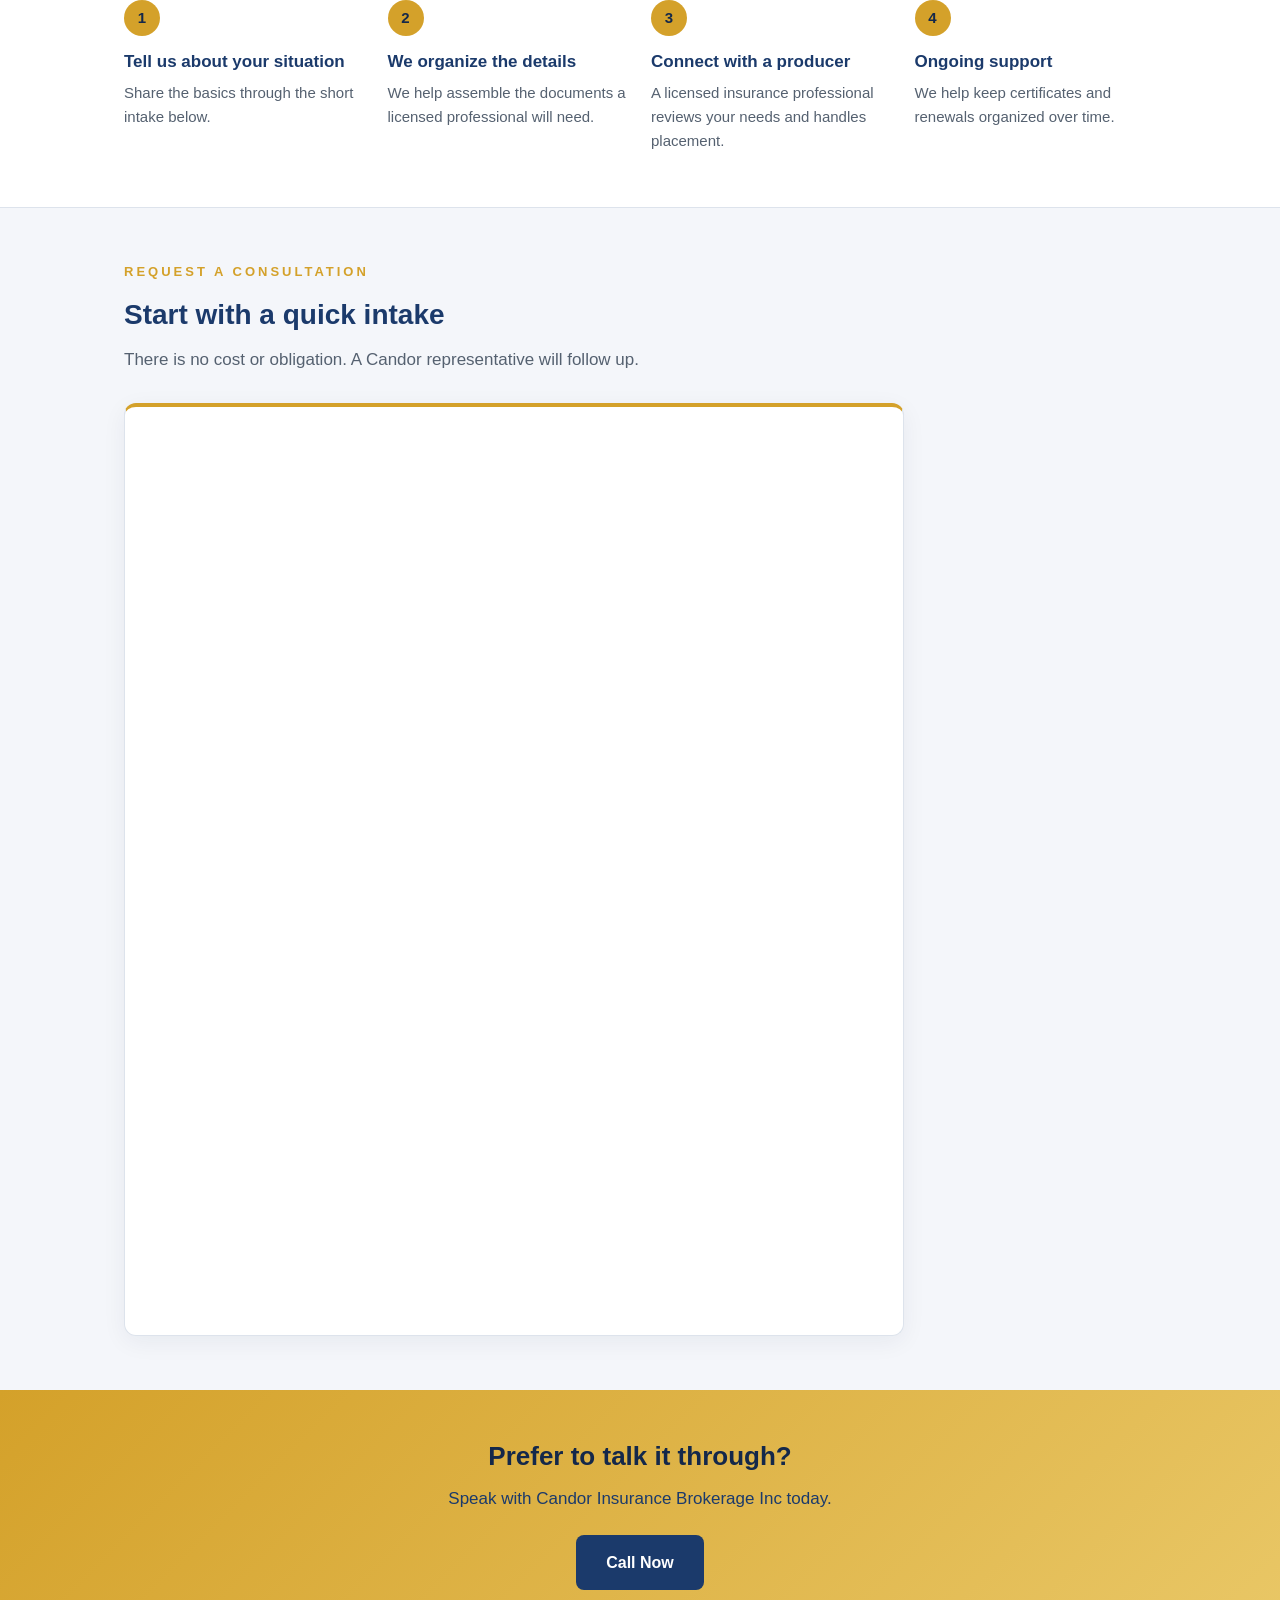
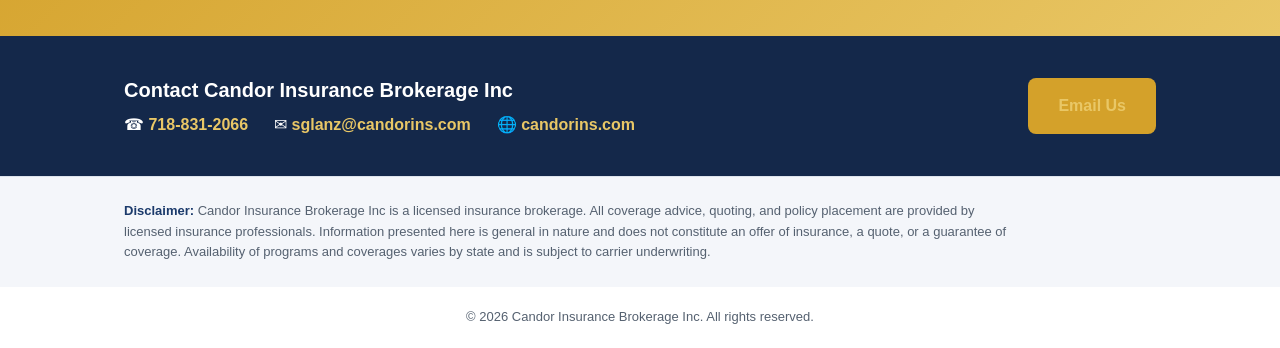
<file: fix-and-rent-investor.html>
<!DOCTYPE html>
<html lang="en">
<head>
<meta charset="UTF-8">
<meta name="viewport" content="width=device-width, initial-scale=1.0">
<title>Fix-and-Rent Investor Support — Candor Insurance Brokerage Inc</title>
<link rel="stylesheet" href="candor-styles.css">

<!-- ============================================================
     SETUP — replace these two placeholders (see setup-sheet):
       GOOGLE_FORM_BASE   -> your form's /viewform URL
       SOURCE_ENTRY_ID    -> entry.XXXXXXX for the "Source Code" question
     This page's source code: SRC-RE   |   channel: fixrent
     ============================================================ -->
</head>
<body>

<header>
  <div class="wrap brand">
    <div class="mark">C</div>
    <div class="brand-text">
      <div class="name">CANDOR</div>
      <div class="sub">Insurance Brokerage Inc</div>
    </div>
  </div>
</header>

<section class="hero">
  <div class="wrap">
    <div class="eyebrow-h">Fix-and-Rent Investor Support</div>
    <h1>Vacant, renovation, and builder&#x27;s risk paperwork — organized before placement</h1>
    <p class="lead">Candor helps fix-and-rent and value-add investors organize the intake a licensed producer needs for vacant property, renovation, and builder&#x27;s risk situations.</p>
    <div class="cta-row">
      <a class="btn btn-gold" href="#intake">Request a Consultation</a>
      <a class="btn btn-ghost" id="emailBtn" href="#">Email Us</a>
    </div>
  </div>
</section>

<section class="block">
  <div class="wrap">
    <div class="eyebrow">How we help</div>
    <h2 class="title">Readiness first — placement by licensed professionals</h2>
    <p class="sub">We help you organize what you have and understand what may be needed. Coverage advice and policy placement are handled by licensed insurance professionals.</p>
    <div class="two-col">
      <div class="info-card">
        <h3>Who this helps</h3>
        <ul><li>Fix-and-rent investors</li><li>BRRRR-strategy owners</li><li>Value-add / renovation projects</li><li>Owners of temporarily vacant property</li></ul>
      </div>
      <div class="info-card">
        <h3>Common situations</h3>
        <ul><li>Property is vacant or under renovation and needs the right documentation</li><li>Unsure what a builder&#x27;s risk intake requires</li><li>Timeline pressure to close on a project</li><li>Coverage on the property doesn&#x27;t reflect its current condition</li></ul>
      </div>
    </div>
  </div>
</section>

<section class="block docs">
  <div class="wrap">
    <div class="eyebrow">Get Ready</div>
    <h2 class="title">Documents to gather</h2>
    <div class="doc-grid"><div class="doc"><span class="chk">&#10003;</span>Property address &amp; scope of work</div><div class="doc"><span class="chk">&#10003;</span>Purchase / rehab timeline</div><div class="doc"><span class="chk">&#10003;</span>Current occupancy / vacancy status</div><div class="doc"><span class="chk">&#10003;</span>Contractor details if applicable</div><div class="doc"><span class="chk">&#10003;</span>After-repair use (rent / sell)</div><div class="doc"><span class="chk">&#10003;</span>Any existing coverage documents</div></div>
  </div>
</section>

<section class="block">
  <div class="wrap">
    <div class="eyebrow">How It Works</div>
    <h2 class="title">A clear path from inquiry to coverage</h2>
    <div class="steps">
      <div class="step"><div class="num">1</div><h3>Tell us about your situation</h3><p>Share the basics through the short intake below.</p></div>
      <div class="step"><div class="num">2</div><h3>We organize the details</h3><p>We help assemble the documents a licensed professional will need.</p></div>
      <div class="step"><div class="num">3</div><h3>Connect with a producer</h3><p>A licensed insurance professional reviews your needs and handles placement.</p></div>
      <div class="step"><div class="num">4</div><h3>Ongoing support</h3><p>We help keep certificates and renewals organized over time.</p></div>
    </div>
  </div>
</section>

<section class="block form-section" id="intake">
  <div class="wrap">
    <div class="eyebrow">Request a Consultation</div>
    <h2 class="title">Start with a quick intake</h2>
    <p class="sub">There is no cost or obligation. A Candor representative will follow up.</p>
    <div class="form-shell">
      <div class="form-fallback" id="formFallback">
        <p><strong>Setup pending:</strong> paste your Google Form URL and source-entry ID into this page (see the setup sheet). Once added, the intake form appears here automatically, pre-tagged <strong>SRC-RE</strong>.</p>
        <a class="btn btn-gold" id="formOpenBtn" href="#" target="_blank" rel="noopener">Open Intake Form</a>
      </div>
      <iframe id="formFrame" title="Candor intake form" loading="lazy" style="display:none;">Loading…</iframe>
    </div>
  </div>
</section>

<section class="cta-band">
  <div class="wrap">
    <h2>Prefer to talk it through?</h2>
    <p>Speak with Candor Insurance Brokerage Inc today.</p>
    <a class="btn btn-dark" id="callBtn" href="#">Call Now</a>
  </div>
</section>

<section class="contact" id="contact">
  <div class="wrap contact-inner">
    <div>
      <h3>Contact Candor Insurance Brokerage Inc</h3>
      <div class="lines">
        <span>&#9742; <a id="phoneLink" href="#">718-831-2066</a></span>
        <span>&#9993; <a id="emailLink" href="#">sglanz@candorins.com</a></span>
        <span>&#127760; <a href="https://candorins.com">candorins.com</a></span>
      </div>
    </div>
    <a class="btn btn-gold" id="contactEmailBtn" href="#">Email Us</a>
  </div>
</section>

<div class="disclaimer">
  <div class="wrap">
    <p><strong>Disclaimer:</strong> Candor Insurance Brokerage Inc is a licensed insurance brokerage. All coverage advice, quoting, and policy placement are provided by licensed insurance professionals. Information presented here is general in nature and does not constitute an offer of insurance, a quote, or a guarantee of coverage. Availability of programs and coverages varies by state and is subject to carrier underwriting.</p>
  </div>
</div>

<footer><div class="wrap">&copy; 2026 Candor Insurance Brokerage Inc. All rights reserved.</div></footer>

<script>
/* ==== CONFIG — replace the two placeholders below ============= */
  var GOOGLE_FORM_BASE = "https://docs.google.com/forms/d/e/1FAIpQLSeY2O0g4kaTsUV4OUA621F75n2PLL4nJnn1pH4jyuJKE9QY6g/viewform";   // e.g. https://docs.google.com/forms/d/e/XXXX/viewform
  var SOURCE_ENTRY_ID  = "entry.1769792198";    // e.g. entry.1234567890
/* ============================================================= */

  var SOURCE_CODE  = "SRC-RE";
  var CHANNEL      = "fixrent";
  var CANDOR_EMAIL = "sglanz@candorins.com";
  var PHONE_DIAL   = "7188312066";   // swap to Google Voice bootstrap number when ready

  // Allow a URL override (?ref=... or ?utm_campaign=...) but default to this page's code
  function qp(n){ var m=new RegExp('[?&]'+n+'=([^&]*)').exec(window.location.search); return m?decodeURIComponent(m[1].replace(/\+/g,' ')):''; }
  var effectiveCode = qp('utm_campaign') || qp('ref') || SOURCE_CODE;

  // Build the prefilled Google Form URL that stamps the hidden Source Code question
  function buildFormUrl(embed){
    if (GOOGLE_FORM_BASE.indexOf('GOOGLE_FORM_BASE') !== -1) return null;
    var url = GOOGLE_FORM_BASE
      + (GOOGLE_FORM_BASE.indexOf('?')>-1 ? '&' : '?')
      + encodeURIComponent(SOURCE_ENTRY_ID) + '=' + encodeURIComponent(effectiveCode);
    if (embed) url += '&embedded=true';
    return url;
  }

  var openUrl  = buildFormUrl(false);
  var embedUrl = buildFormUrl(true);

  if (embedUrl) {
    var frame = document.getElementById('formFrame');
    var fb    = document.getElementById('formFallback');
    frame.src = embedUrl;
    frame.style.display = 'block';
    fb.style.display = 'none';
  } else {
    // keep fallback button pointed at nothing harmful
    document.getElementById('formOpenBtn').addEventListener('click', function(e){
      e.preventDefault();
      alert('Setup note: add your Google Form URL and source-entry ID at the top of this page\'s script.');
    });
  }
  if (openUrl) document.getElementById('formOpenBtn').setAttribute('href', openUrl);

  // Tracked mailto — source code visible in the subject line
  var subject = encodeURIComponent('Insurance Inquiry [' + effectiveCode + ']');
  var body = encodeURIComponent('Source: cib / ' + CHANNEL + ' / ' + effectiveCode + '\nPage: ' + window.location.href + '\n\nPlease tell us about your business:\n');
  var mailto = 'mailto:' + CANDOR_EMAIL + '?subject=' + subject + '&body=' + body;
  ['emailBtn','emailLink','contactEmailBtn'].forEach(function(id){ var el=document.getElementById(id); if(el) el.setAttribute('href', mailto); });

  // Tracked phone
  ['phoneLink','callBtn'].forEach(function(id){ var el=document.getElementById(id); if(el) el.setAttribute('href','tel:'+PHONE_DIAL); });
</script>

</body>
</html>
</file>
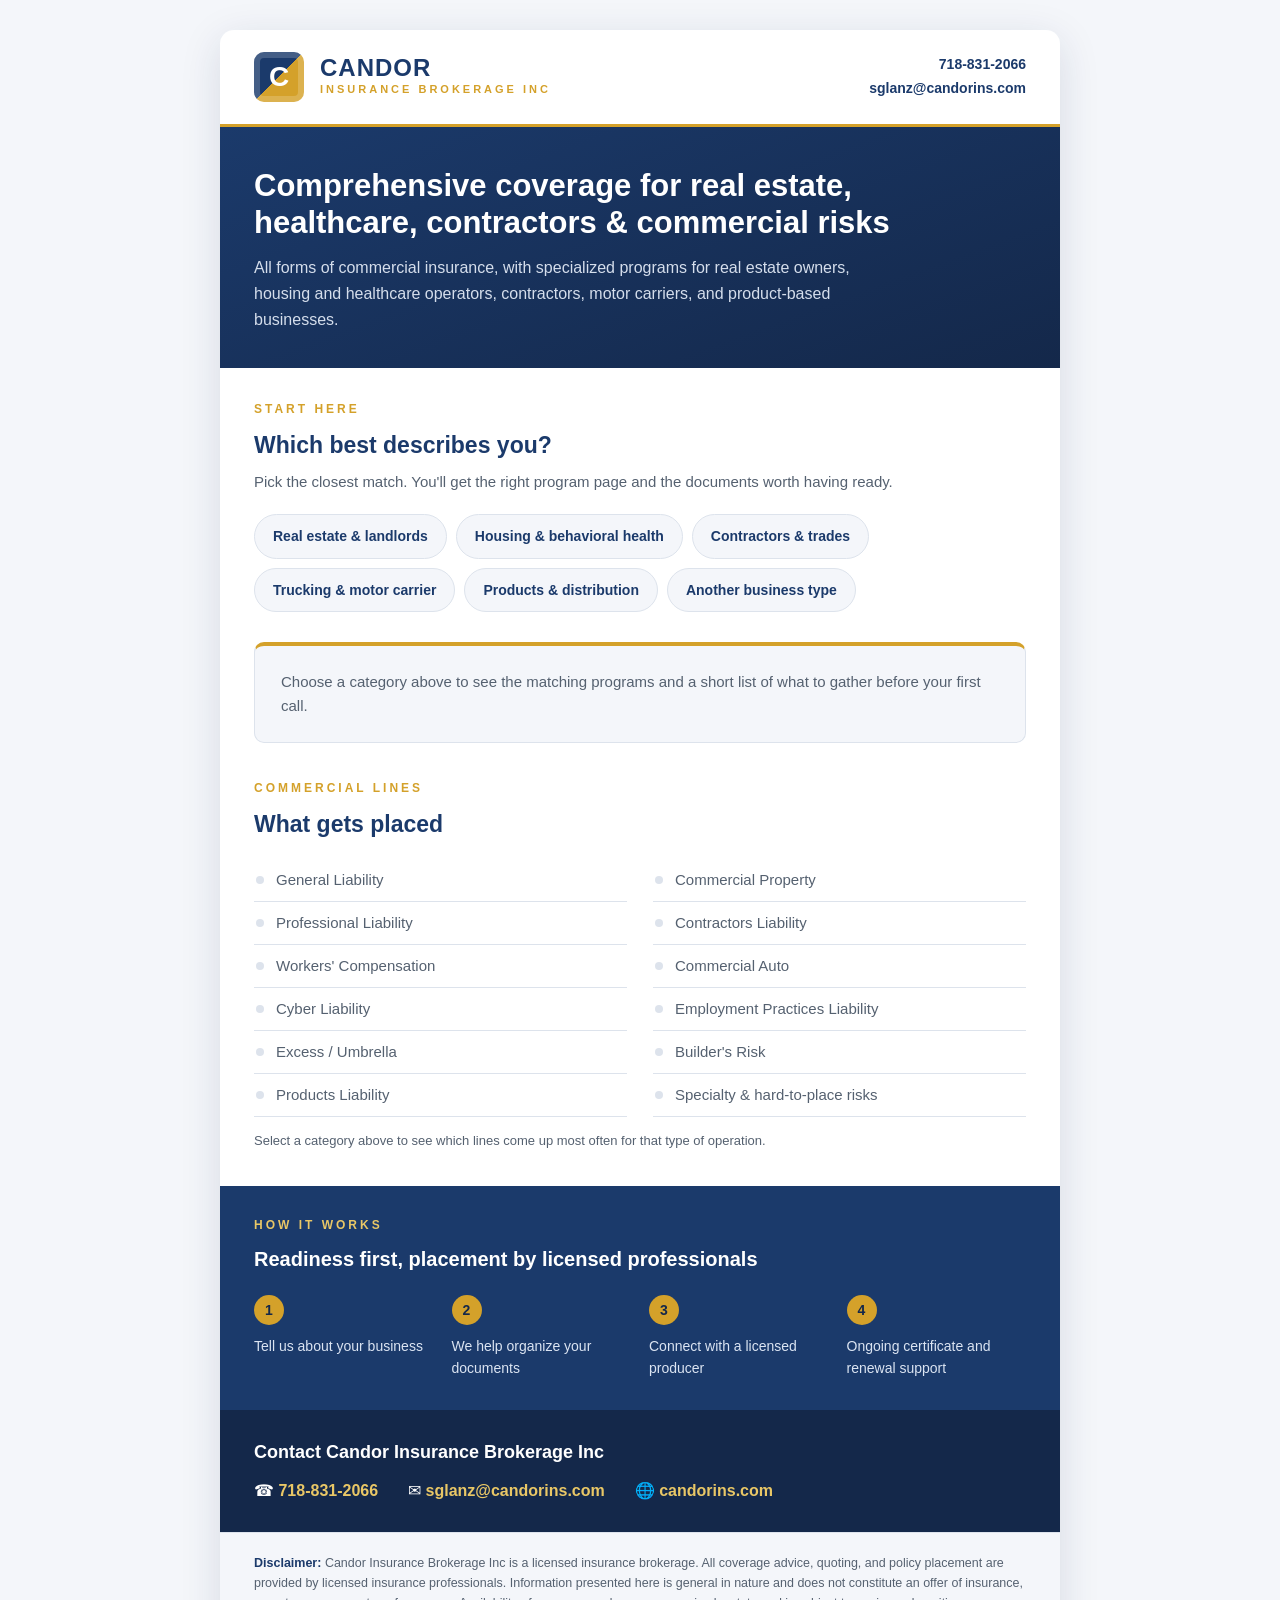
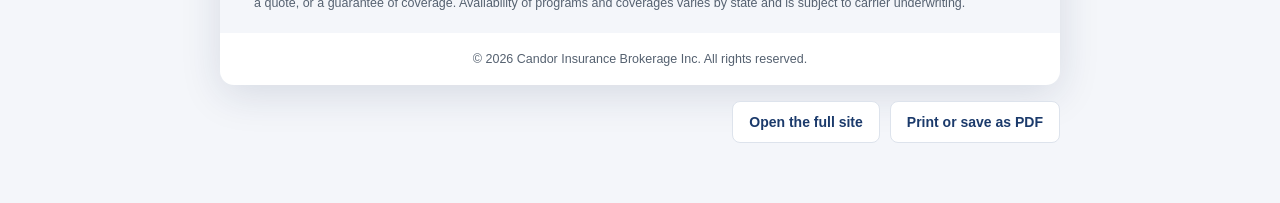
<file: flyer.html>
<!DOCTYPE html>
<html lang="en">
<head>
<meta charset="UTF-8">
<meta name="viewport" content="width=device-width, initial-scale=1.0">
<title>Candor Insurance Brokerage Inc — Commercial Insurance Programs</title>
<meta name="description" content="Commercial insurance programs for real estate, housing, behavioral health, contractors, trucking, and product businesses. Readiness first, placement by licensed professionals.">
<style>
/* ==========================================================================
   Candor Insurance Brokerage Inc — interactive flyer
   Self-contained on purpose: this file is meant to be linked, emailed as an
   attachment, or printed, so it carries its own copy of the shared tokens
   from candor-styles.css rather than linking to it.
   ========================================================================== */
:root {
  --navy: #1b3a6b;
  --navy-deep: #14284a;
  --gold: #d4a12a;
  --gold-soft: #e9c766;
  --ink: #222831;
  --slate: #556170;
  --paper: #ffffff;
  --mist: #f4f6fa;
  --line: #dde3ec;
}
* { margin: 0; padding: 0; box-sizing: border-box; }
body {
  font-family: -apple-system, "Segoe UI", Roboto, Helvetica, Arial, sans-serif;
  color: var(--ink); background: var(--mist); line-height: 1.6;
  -webkit-font-smoothing: antialiased;
  padding: 30px 18px 60px;
}
a { color: var(--navy); }
:focus-visible { outline: 3px solid var(--gold); outline-offset: 2px; }

/* The sheet — flyer proportions, centered */
.sheet {
  max-width: 840px; margin: 0 auto; background: var(--paper);
  border-radius: 14px; overflow: hidden;
  box-shadow: 0 10px 40px rgba(20,40,74,.13);
}

/* Attribution ribbon — internal only, hidden unless unlocked */
.ribbon { display: none; background: #14284a; color: #fff; padding: 13px 34px;
  flex-wrap: wrap; align-items: center; gap: 12px 20px;
  font-family: "SFMono-Regular", Menlo, Consolas, monospace; }
.ribbon.is-on { display: flex; }
.rb-live { display: flex; align-items: center; gap: 9px; }
.rb-dot { width: 8px; height: 8px; border-radius: 50%; background: #48c78e;
  box-shadow: 0 0 0 4px rgba(72,199,142,.18); }
.rb-label { font-size: 11px; letter-spacing: 2px; text-transform: uppercase; color: #8fa3c4; font-weight: 700; }
.rb-tags { display: flex; flex-wrap: wrap; gap: 8px; flex: 1; }
.rb-tag { background: rgba(255,255,255,.07); border: 1px solid rgba(255,255,255,.14);
  border-radius: 6px; padding: 5px 10px; font-size: 12px; color: #dbe4f2; }
.rb-tag b { color: #e9c766; }
.rb-copy { background: #d4a12a; color: #14284a; border: none; border-radius: 6px;
  padding: 8px 14px; font-size: 12px; font-weight: 700; cursor: pointer;
  font-family: inherit; white-space: nowrap; }
.rb-copy:hover { background: #e9c766; }
@media print { .ribbon { display: none !important; } }

/* Masthead */
.masthead {
  padding: 22px 34px; border-bottom: 3px solid var(--gold);
  display: flex; align-items: center; justify-content: space-between; flex-wrap: wrap; gap: 16px;
}
.brand { display: flex; align-items: center; gap: 16px; }
.mark {
  width: 50px; height: 50px; flex: none;
  background: linear-gradient(135deg, var(--navy) 0%, var(--navy) 50%, var(--gold) 50%, var(--gold) 100%);
  border-radius: 10px; display: flex; align-items: center; justify-content: center;
  color: #fff; font-weight: 800; font-size: 28px; box-shadow: inset 0 0 0 6px rgba(255,255,255,.18);
}
.brand .name { font-size: 24px; font-weight: 800; color: var(--navy); letter-spacing: 1px; line-height: 1.1; }
.brand .sub { font-size: 11px; font-weight: 600; color: var(--gold); letter-spacing: 3px; text-transform: uppercase; }
.masthead .reach { text-align: right; font-size: 14px; color: var(--slate); line-height: 1.7; }
.masthead .reach a { color: var(--navy); text-decoration: none; font-weight: 600; }
.masthead .reach a:hover { text-decoration: underline; }

/* Banner */
.banner { background: linear-gradient(160deg, var(--navy) 0%, var(--navy-deep) 100%); color: #fff; padding: 40px 34px 36px; }
.banner h1 { font-size: 31px; line-height: 1.2; font-weight: 800; max-width: 660px; }
.banner p { margin-top: 14px; font-size: 16px; color: #d5deec; max-width: 640px; }

/* Selector */
.picker { padding: 32px 34px 8px; }
.kicker { color: var(--gold); font-weight: 700; font-size: 12px; letter-spacing: 3px; text-transform: uppercase; margin-bottom: 8px; }
.picker h2 { font-size: 23px; color: var(--navy); font-weight: 800; }
.picker > p { color: var(--slate); font-size: 15px; margin-top: 6px; }
.tabs { margin-top: 20px; display: flex; flex-wrap: wrap; gap: 9px; }
.tab {
  font: inherit; font-size: 14px; font-weight: 600; cursor: pointer;
  background: var(--mist); color: var(--navy); border: 1px solid var(--line);
  border-radius: 999px; padding: 10px 18px;
  transition: background .12s ease, color .12s ease, border-color .12s ease;
}
.tab:hover { border-color: var(--gold); }
.tab[aria-selected="true"] { background: var(--navy); color: #fff; border-color: var(--navy); }

/* Panels */
.panels { padding: 22px 34px 6px; }
.panel { display: none; }
.panel.is-active { display: block; }
.panel-inner {
  background: var(--mist); border: 1px solid var(--line); border-top: 4px solid var(--gold);
  border-radius: 10px; padding: 24px 26px;
}
.panel h3 { font-size: 18px; color: var(--navy); }
.panel .blurb { color: var(--slate); font-size: 15px; margin-top: 6px; }
.progs { margin-top: 18px; display: flex; flex-wrap: wrap; gap: 10px; }
.prog {
  display: inline-block; text-decoration: none; font-size: 14px; font-weight: 700;
  background: var(--paper); color: var(--navy); border: 1px solid var(--line);
  border-left: 4px solid var(--gold); border-radius: 7px; padding: 11px 16px;
  transition: box-shadow .15s ease, transform .15s ease;
}
.prog:hover { transform: translateY(-2px); box-shadow: 0 6px 16px rgba(20,40,74,.12); }
.docs-head { margin-top: 22px; font-size: 13px; font-weight: 700; color: var(--navy); letter-spacing: .4px; }
.docs { margin-top: 10px; display: grid; grid-template-columns: 1fr 1fr; gap: 4px 22px; list-style: none; }
.docs li { position: relative; padding: 5px 0 5px 20px; font-size: 14px; color: var(--slate); }
.docs li:before { content: ""; position: absolute; left: 2px; top: 13px; width: 7px; height: 7px; background: var(--gold); border-radius: 50%; }
.prompt { color: var(--slate); font-size: 15px; }

/* Coverage list */
.coverage { padding: 30px 34px 34px; }
.cov-list { margin-top: 16px; display: grid; grid-template-columns: 1fr 1fr; gap: 0 26px; list-style: none; }
.cov-list li {
  font-size: 15px; color: var(--slate); padding: 9px 0 9px 22px;
  border-bottom: 1px solid var(--line); position: relative;
  transition: color .15s ease;
}
.cov-list li:before {
  content: ""; position: absolute; left: 2px; top: 17px; width: 8px; height: 8px;
  background: var(--line); border-radius: 50%; transition: background .15s ease;
}
.cov-list li.is-rel { color: var(--navy); font-weight: 600; }
.cov-list li.is-rel:before { background: var(--gold); }
.cov-note { margin-top: 14px; font-size: 13px; color: var(--slate); }

/* Process strip */
.process { background: var(--navy); color: #fff; padding: 30px 34px; }
.process .kicker { color: var(--gold-soft); }
.process h2 { font-size: 20px; font-weight: 800; }
.steps { margin-top: 20px; display: grid; grid-template-columns: repeat(4, 1fr); gap: 18px; }
.step .num {
  font-size: 14px; font-weight: 800; color: var(--navy-deep); background: var(--gold);
  width: 30px; height: 30px; border-radius: 50%;
  display: flex; align-items: center; justify-content: center; margin-bottom: 10px;
}
.step p { font-size: 14px; color: #dbe4f2; }

/* Contact */
.contact { background: var(--navy-deep); color: #fff; padding: 28px 34px; }
.contact h3 { font-size: 18px; margin-bottom: 12px; }
.lines { display: flex; flex-wrap: wrap; gap: 12px 30px; font-size: 16px; }
.lines a { color: var(--gold-soft); text-decoration: none; font-weight: 600; }
.lines a:hover { text-decoration: underline; }

/* Disclaimer + foot */
.disclaimer { background: var(--mist); padding: 20px 34px; border-top: 1px solid var(--line); }
.disclaimer p { font-size: 12.5px; color: var(--slate); }
.disclaimer strong { color: var(--navy); }
.foot { padding: 16px 34px; text-align: center; color: var(--slate); font-size: 12.5px; }

/* Toolbar (screen only) */
.toolbar { max-width: 840px; margin: 16px auto 0; display: flex; gap: 10px; justify-content: flex-end; flex-wrap: wrap; }
.tool {
  font: inherit; font-size: 14px; font-weight: 600; cursor: pointer; text-decoration: none;
  background: var(--paper); color: var(--navy); border: 1px solid var(--line);
  border-radius: 8px; padding: 9px 16px;
}
.tool:hover { border-color: var(--gold); }

/* Tablets and small laptops — the four-step row gets cramped before the
   layout needs to collapse, so it halves first. */
@media (max-width: 900px) {
  .sheet { border-radius: 10px; }
  .steps { grid-template-columns: 1fr 1fr; }
  .masthead, .banner, .picker, .panels, .coverage, .process, .contact, .disclaimer, .foot { padding-left: 26px; padding-right: 26px; }
  .banner h1 { font-size: 28px; }
}

/* Small tablets and large phones — two-column lists stop fitting. */
@media (max-width: 720px) {
  body { padding: 14px 10px 40px; }
  .masthead, .banner, .picker, .panels, .coverage, .process, .contact, .disclaimer, .foot { padding-left: 20px; padding-right: 20px; }
  .masthead { flex-direction: column; align-items: flex-start; gap: 12px; }
  .masthead .reach { text-align: left; }
  .banner { padding-top: 30px; padding-bottom: 28px; }
  .banner h1 { font-size: 25px; }
  .docs, .cov-list { grid-template-columns: 1fr; }
  .steps { gap: 14px; }
  .panel-inner { padding: 20px 18px; }
  .toolbar { justify-content: stretch; }
  .tool { flex: 1; text-align: center; }
}

/* Phones — one column throughout, full-width tap targets. */
@media (max-width: 480px) {
  .brand .name { font-size: 21px; }
  .banner h1 { font-size: 22px; line-height: 1.25; }
  .banner p { font-size: 15px; }
  .picker h2 { font-size: 20px; }
  .tabs { gap: 7px; }
  .tab { width: 100%; text-align: left; border-radius: 8px; }
  .steps { grid-template-columns: 1fr; }
  .prog { width: 100%; }
  .lines { flex-direction: column; gap: 8px; }
}

@media (prefers-reduced-motion: reduce) {
  * { transition: none !important; }
}

/* Print: drop the chrome, open every panel so the paper version is complete */
@media print {
  body { background: #fff; padding: 0; }
  .sheet { box-shadow: none; border-radius: 0; max-width: none; }
  .toolbar { display: none; }
  .tabs { display: none; }
  .panel { display: block; page-break-inside: avoid; margin-bottom: 14px; }
  .prog { border: 1px solid var(--line); border-left: 4px solid var(--gold); }
  .cov-list li, .cov-list li.is-rel { color: var(--ink); font-weight: 400; }
  .cov-list li:before { background: var(--gold); }
  .banner, .process, .contact { -webkit-print-color-adjust: exact; print-color-adjust: exact; }
  @page { margin: 12mm; }
}
</style>
</head>
<body>

<div class="sheet">

  <!-- Internal attribution ribbon. Hidden unless unlocked with ?ops=1 -->
  <div class="ribbon" id="ribbon" aria-hidden="true">
    <div class="rb-live"><span class="rb-dot" aria-hidden="true"></span><span class="rb-label">Referral tracked</span></div>
    <div class="rb-tags">
      <span class="rb-tag">code: <b id="rbCode">—</b></span>
      <span class="rb-tag">source: <b id="rbSource">—</b></span>
      <span class="rb-tag">medium: <b id="rbMedium">—</b></span>
      <span class="rb-tag">campaign: <b id="rbCampaign">—</b></span>
    </div>
    <button class="rb-copy" type="button" id="rbCopy">Copy for CRM</button>
  </div>

  <div class="masthead">
    <div class="brand">
      <div class="mark" aria-hidden="true">C</div>
      <div>
        <div class="name">CANDOR</div>
        <div class="sub">Insurance Brokerage Inc</div>
      </div>
    </div>
    <div class="reach">
      <a href="tel:+17188312066">718-831-2066</a><br>
      <a href="mailto:sglanz@candorins.com">sglanz@candorins.com</a>
    </div>
  </div>

  <div class="banner">
    <h1>Comprehensive coverage for real estate, healthcare, contractors &amp; commercial risks</h1>
    <p>All forms of commercial insurance, with specialized programs for real estate owners, housing and healthcare operators, contractors, motor carriers, and product-based businesses.</p>
  </div>

  <div class="picker">
    <div class="kicker">Start here</div>
    <h2>Which best describes you?</h2>
    <p>Pick the closest match. You'll get the right program page and the documents worth having ready.</p>
    <div class="tabs" role="tablist" aria-label="Business type">
      <button class="tab" role="tab" id="tab-realestate"  aria-selected="false" aria-controls="p-realestate"  data-seg="realestate">Real estate &amp; landlords</button>
      <button class="tab" role="tab" id="tab-housing"     aria-selected="false" aria-controls="p-housing"     data-seg="housing">Housing &amp; behavioral health</button>
      <button class="tab" role="tab" id="tab-contractors" aria-selected="false" aria-controls="p-contractors" data-seg="contractors">Contractors &amp; trades</button>
      <button class="tab" role="tab" id="tab-trucking"    aria-selected="false" aria-controls="p-trucking"    data-seg="trucking">Trucking &amp; motor carrier</button>
      <button class="tab" role="tab" id="tab-products"    aria-selected="false" aria-controls="p-products"    data-seg="products">Products &amp; distribution</button>
      <button class="tab" role="tab" id="tab-other"       aria-selected="false" aria-controls="p-other"       data-seg="other">Another business type</button>
    </div>
  </div>

  <div class="panels">

    <div class="panel is-active" id="p-start">
      <div class="panel-inner">
        <p class="prompt">Choose a category above to see the matching programs and a short list of what to gather before your first call.</p>
      </div>
    </div>

    <div class="panel" id="p-realestate" role="tabpanel" aria-labelledby="tab-realestate">
      <div class="panel-inner">
        <h3>Real estate owners, landlords, and investors</h3>
        <p class="blurb">Single properties through multi-property portfolios, including vacant, renovation, and mid-term rental use.</p>
        <div class="progs">
          <a class="prog" data-code="l1" href="landlord-insurance-readiness.html">Landlord Insurance Readiness</a>
          <a class="prog" data-code="l2" href="rental-portfolio-review.html">Rental Portfolio Review</a>
          <a class="prog" data-code="l3" href="fix-and-rent-investor.html">Fix-and-Rent Investor Support</a>
          <a class="prog" data-code="l4" href="temporary-displacement-housing.html">Temporary &amp; Displacement Housing</a>
        </div>
        <div class="docs-head">Worth having ready</div>
        <ul class="docs">
          <li>Current declarations pages</li>
          <li>Property schedule with addresses</li>
          <li>Loss runs, past five years</li>
          <li>Lease insurance requirements</li>
          <li>Lender or mortgagee requirements</li>
          <li>Renovation scope, if applicable</li>
        </ul>
      </div>
    </div>

    <div class="panel" id="p-housing" role="tabpanel" aria-labelledby="tab-housing">
      <div class="panel-inner">
        <h3>Supportive housing, recovery residences, and human services</h3>
        <p class="blurb">Residential and community programs where occupancy, licensure, and funder requirements shape the picture.</p>
        <div class="progs">
          <a class="prog" data-code="h1" href="supportive-recovery-housing.html">Supportive &amp; Recovery Housing</a>
          <a class="prog" data-code="h2" href="behavioral-health-human-services.html">Behavioral Health &amp; Human Services</a>
        </div>
        <div class="docs-head">Worth having ready</div>
        <ul class="docs">
          <li>Current declarations pages</li>
          <li>Licenses, certifications, accreditation</li>
          <li>Location list and census by site</li>
          <li>Program and service descriptions</li>
          <li>Grant or contract insurance requirements</li>
          <li>Staffing roster and payroll summary</li>
        </ul>
      </div>
    </div>

    <div class="panel" id="p-contractors" role="tabpanel" aria-labelledby="tab-contractors">
      <div class="panel-inner">
        <h3>General contractors, subcontractors, and artisan trades</h3>
        <p class="blurb">Class codes, experience mod, and subcontractor documentation drive most of what a producer will ask for.</p>
        <div class="progs">
          <a class="prog" data-code="c1" href="contractors-workers-comp.html">Contractors Workers' Compensation</a>
          <a class="prog" data-code="c2" href="fix-and-rent-investor.html">Builder's Risk &amp; Renovation</a>
        </div>
        <div class="docs-head">Worth having ready</div>
        <ul class="docs">
          <li>Payroll by class code</li>
          <li>Experience mod worksheet</li>
          <li>Subcontractor certificates of insurance</li>
          <li>Work type breakdown by percentage</li>
          <li>Loss runs, past five years</li>
          <li>Contract insurance requirements</li>
        </ul>
      </div>
    </div>

    <div class="panel" id="p-trucking" role="tabpanel" aria-labelledby="tab-trucking">
      <div class="panel-inner">
        <h3>Owner-operators, fleets, and for-hire carriers</h3>
        <p class="blurb">Unit schedules, driver records, and filings need to be current before a submission goes anywhere.</p>
        <div class="progs">
          <a class="prog" data-code="t1" href="trucking-motor-carrier.html">Trucking &amp; Motor Carrier</a>
        </div>
        <div class="docs-head">Worth having ready</div>
        <ul class="docs">
          <li>Unit and equipment schedule with VINs</li>
          <li>Driver list with dates of hire</li>
          <li>MC and DOT numbers, active filings</li>
          <li>Radius of operation</li>
          <li>Commodities hauled</li>
          <li>Loss runs, past five years</li>
        </ul>
      </div>
    </div>

    <div class="panel" id="p-products" role="tabpanel" aria-labelledby="tab-products">
      <div class="panel-inner">
        <h3>Manufacturers, importers, distributors, and sellers</h3>
        <p class="blurb">Product mix, sourcing, and downstream vendor requirements are the details that stall submissions.</p>
        <div class="progs">
          <a class="prog" data-code="p1" href="products-liability.html">Products Liability</a>
        </div>
        <div class="docs-head">Worth having ready</div>
        <ul class="docs">
          <li>Product list with annual sales by product</li>
          <li>Sourcing and manufacturing detail</li>
          <li>Vendor insurance requirements</li>
          <li>Recall or complaint history</li>
          <li>Import and distribution footprint</li>
          <li>Loss runs, past five years</li>
        </ul>
      </div>
    </div>

    <div class="panel" id="p-other" role="tabpanel" aria-labelledby="tab-other">
      <div class="panel-inner">
        <h3>Retail, office, service, wholesale, and everything else</h3>
        <p class="blurb">If your operation doesn't fit a named program, start with the overview and we'll route it from there.</p>
        <div class="progs">
          <a class="prog" data-code="g1" href="index.html">See all programs</a>
          <a class="prog" href="mailto:sglanz@candorins.com?subject=Commercial%20insurance%20readiness%20inquiry">Email Candor</a>
        </div>
        <div class="docs-head">Worth having ready</div>
        <ul class="docs">
          <li>Entity name and structure</li>
          <li>Location list</li>
          <li>Annual revenue and payroll</li>
          <li>Current declarations pages</li>
          <li>Contract or lease insurance requirements</li>
          <li>Loss runs, past five years</li>
        </ul>
      </div>
    </div>

  </div>

  <div class="coverage">
    <div class="kicker">Commercial lines</div>
    <h2 style="font-size:23px;color:var(--navy);font-weight:800;">What gets placed</h2>
    <ul class="cov-list" id="covList">
      <li data-seg="realestate housing contractors trucking products other">General Liability</li>
      <li data-seg="realestate housing products other">Commercial Property</li>
      <li data-seg="housing other">Professional Liability</li>
      <li data-seg="contractors other">Contractors Liability</li>
      <li data-seg="housing contractors trucking other">Workers' Compensation</li>
      <li data-seg="contractors trucking other">Commercial Auto</li>
      <li data-seg="housing products other">Cyber Liability</li>
      <li data-seg="housing other">Employment Practices Liability</li>
      <li data-seg="realestate housing contractors trucking products other">Excess / Umbrella</li>
      <li data-seg="realestate contractors other">Builder's Risk</li>
      <li data-seg="products other">Products Liability</li>
      <li data-seg="realestate housing contractors trucking products other">Specialty &amp; hard-to-place risks</li>
    </ul>
    <p class="cov-note" id="covNote">Select a category above to see which lines come up most often for that type of operation.</p>
  </div>

  <div class="process">
    <div class="kicker">How it works</div>
    <h2>Readiness first, placement by licensed professionals</h2>
    <div class="steps">
      <div class="step"><div class="num">1</div><p>Tell us about your business</p></div>
      <div class="step"><div class="num">2</div><p>We help organize your documents</p></div>
      <div class="step"><div class="num">3</div><p>Connect with a licensed producer</p></div>
      <div class="step"><div class="num">4</div><p>Ongoing certificate and renewal support</p></div>
    </div>
  </div>

  <div class="contact">
    <h3>Contact Candor Insurance Brokerage Inc</h3>
    <div class="lines">
      <span>☎ <a href="tel:+17188312066">718-831-2066</a></span>
      <span>✉ <a href="mailto:sglanz@candorins.com">sglanz@candorins.com</a></span>
      <span>🌐 <a href="https://candorins.com">candorins.com</a></span>
    </div>
  </div>

  <div class="disclaimer">
    <p><strong>Disclaimer:</strong> Candor Insurance Brokerage Inc is a licensed insurance brokerage. All coverage advice, quoting, and policy placement are provided by licensed insurance professionals. Information presented here is general in nature and does not constitute an offer of insurance, a quote, or a guarantee of coverage. Availability of programs and coverages varies by state and is subject to carrier underwriting.</p>
  </div>

  <div class="foot">© 2026 Candor Insurance Brokerage Inc. All rights reserved.</div>

</div>

<div class="toolbar">
  <a class="tool" href="index.html">Open the full site</a>
  <button class="tool" type="button" id="printBtn">Print or save as PDF</button>
</div>

<script>
(function () {
  var tabs = Array.prototype.slice.call(document.querySelectorAll('.tab'));
  var panels = Array.prototype.slice.call(document.querySelectorAll('.panel'));
  var covItems = Array.prototype.slice.call(document.querySelectorAll('#covList li'));
  var covNote = document.getElementById('covNote');

  function select(seg) {
    tabs.forEach(function (t) {
      t.setAttribute('aria-selected', String(t.dataset.seg === seg));
    });
    panels.forEach(function (p) {
      p.classList.toggle('is-active', p.id === 'p-' + seg);
    });
    covItems.forEach(function (li) {
      li.classList.toggle('is-rel', (li.dataset.seg || '').split(' ').indexOf(seg) > -1);
    });
    covNote.textContent = seg === 'other'
      ? 'Most commercial operations touch several of these. A short conversation narrows it quickly.'
      : 'Highlighted lines come up most often for this type of operation. The full list stays available.';
    if (history.replaceState) history.replaceState(null, '', '#' + seg);
  }

  tabs.forEach(function (tab) {
    tab.addEventListener('click', function () { select(tab.dataset.seg); });
    tab.addEventListener('keydown', function (e) {
      var i = tabs.indexOf(tab), next = null;
      if (e.key === 'ArrowRight' || e.key === 'ArrowDown') next = tabs[(i + 1) % tabs.length];
      if (e.key === 'ArrowLeft'  || e.key === 'ArrowUp')   next = tabs[(i - 1 + tabs.length) % tabs.length];
      if (next) { e.preventDefault(); next.focus(); select(next.dataset.seg); }
    });
  });

  // Deep link support. Accepts both forms, because some email click-trackers
  // drop the URL fragment on redirect:
  //   flyer.html#housing
  //   flyer.html?seg=housing
  var qs = (location.search.match(/[?&]seg=([a-z]+)/) || [])[1];
  var hash = (location.hash || '').replace('#', '');
  var deep = qs || hash;
  if (deep && document.getElementById('p-' + deep)) select(deep);

  document.getElementById('printBtn').addEventListener('click', function () { window.print(); });

  /* ----------------------------------------------------------------------
     ATTRIBUTION
     External URLs carry short neutral codes only. The internal PTH-* codes
     never appear in a link, a page, or anything a prospect can read without
     opening the source. The map below is the only place they are written.
     ---------------------------------------------------------------------- */
  var CODES = {
    l1: 'PTH-LAND',    l2: 'PTH-PORT',   l3: 'PTH-INV',   l4: 'PTH-DISP',
    h1: 'PTH-RH',      h2: 'PTH-BH',     c1: 'PTH-CON',   c2: 'PTH-CON-BR',
    t1: 'PTH-TRK',     p1: 'PTH-PRD',    g0: 'PTH-GEN-BTN', g1: 'PTH-GEN',
    m1: 'PTH-PM',      r1: 'PTH-REF'
  };

  function param(name) {
    var m = location.search.match(new RegExp('[?&]' + name + '=([^&#]*)'));
    return m ? decodeURIComponent(m[1].replace(/\+/g, ' ')) : '';
  }

  var att = {
    code:     param('utm_content') || param('c') || '',
    source:   param('utm_source')   || 'direct',
    medium:   param('utm_medium')   || 'none',
    campaign: param('utm_campaign') || 'none'
  };

  // Carry attribution onto every program link, so the segment page inherits it.
  Array.prototype.forEach.call(document.querySelectorAll('.prog[data-code]'), function (a) {
    var href = a.getAttribute('href');
    if (!href || href.indexOf('mailto:') === 0) return;
    var q = 'utm_source=' + encodeURIComponent(att.source) +
            '&utm_medium=' + encodeURIComponent(att.medium) +
            '&utm_campaign=' + encodeURIComponent(att.campaign) +
            '&utm_content=' + encodeURIComponent(a.dataset.code);
    a.setAttribute('href', href + (href.indexOf('?') > -1 ? '&' : '?') + q);
  });

  // Mailto links: a reply carries no URL, so the subject line is the only
  // place attribution can survive. Neutral code only — never the PTH form.
  var subjTag = att.code ? att.campaign + '/' + att.code : att.campaign;
  Array.prototype.forEach.call(document.querySelectorAll('a[href^="mailto:"]'), function (a) {
    var addr = a.getAttribute('href').split('?')[0];
    a.setAttribute('href', addr + '?subject=' +
      encodeURIComponent('Commercial insurance inquiry [' + subjTag + ']'));
  });

  /* ----------------------------------------------------------------------
     INTERNAL RIBBON
     Unlock with ?ops=1 — it then stays on for the rest of the browser tab.
     This is obscurity, not security: the code below is readable in view-source
     by anyone who looks. It keeps the ribbon off a prospect's screen; it does
     not keep the mapping secret from a determined reader.
     ---------------------------------------------------------------------- */
  var OPS_KEY = 'candor_ops';
  try {
    if (param('ops') === '1') sessionStorage.setItem(OPS_KEY, '1');
    if (param('ops') === '0') sessionStorage.removeItem(OPS_KEY);
  } catch (e) {}

  var opsOn = false;
  try { opsOn = sessionStorage.getItem(OPS_KEY) === '1'; } catch (e) { opsOn = param('ops') === '1'; }

  if (opsOn) {
    var ribbon = document.getElementById('ribbon');
    var internal = CODES[att.code] || (att.code ? att.code + ' (unmapped)' : 'none');
    document.getElementById('rbCode').textContent     = internal;
    document.getElementById('rbSource').textContent   = att.source;
    document.getElementById('rbMedium').textContent   = att.medium;
    document.getElementById('rbCampaign').textContent = att.campaign;
    ribbon.classList.add('is-on');
    ribbon.setAttribute('aria-hidden', 'false');

    document.getElementById('rbCopy').addEventListener('click', function () {
      var btn = this;
      var row = [internal, att.code, att.source, att.medium, att.campaign,
                 deep || 'none', new Date().toISOString()].join('\t');
      var done = function () {
        btn.textContent = 'Copied';
        setTimeout(function () { btn.textContent = 'Copy for CRM'; }, 1600);
      };
      if (navigator.clipboard && navigator.clipboard.writeText) {
        navigator.clipboard.writeText(row).then(done, function () { window.prompt('Copy this row:', row); });
      } else {
        window.prompt('Copy this row:', row);
      }
    });
  }
})();
</script>

</body>
</html>
</file>
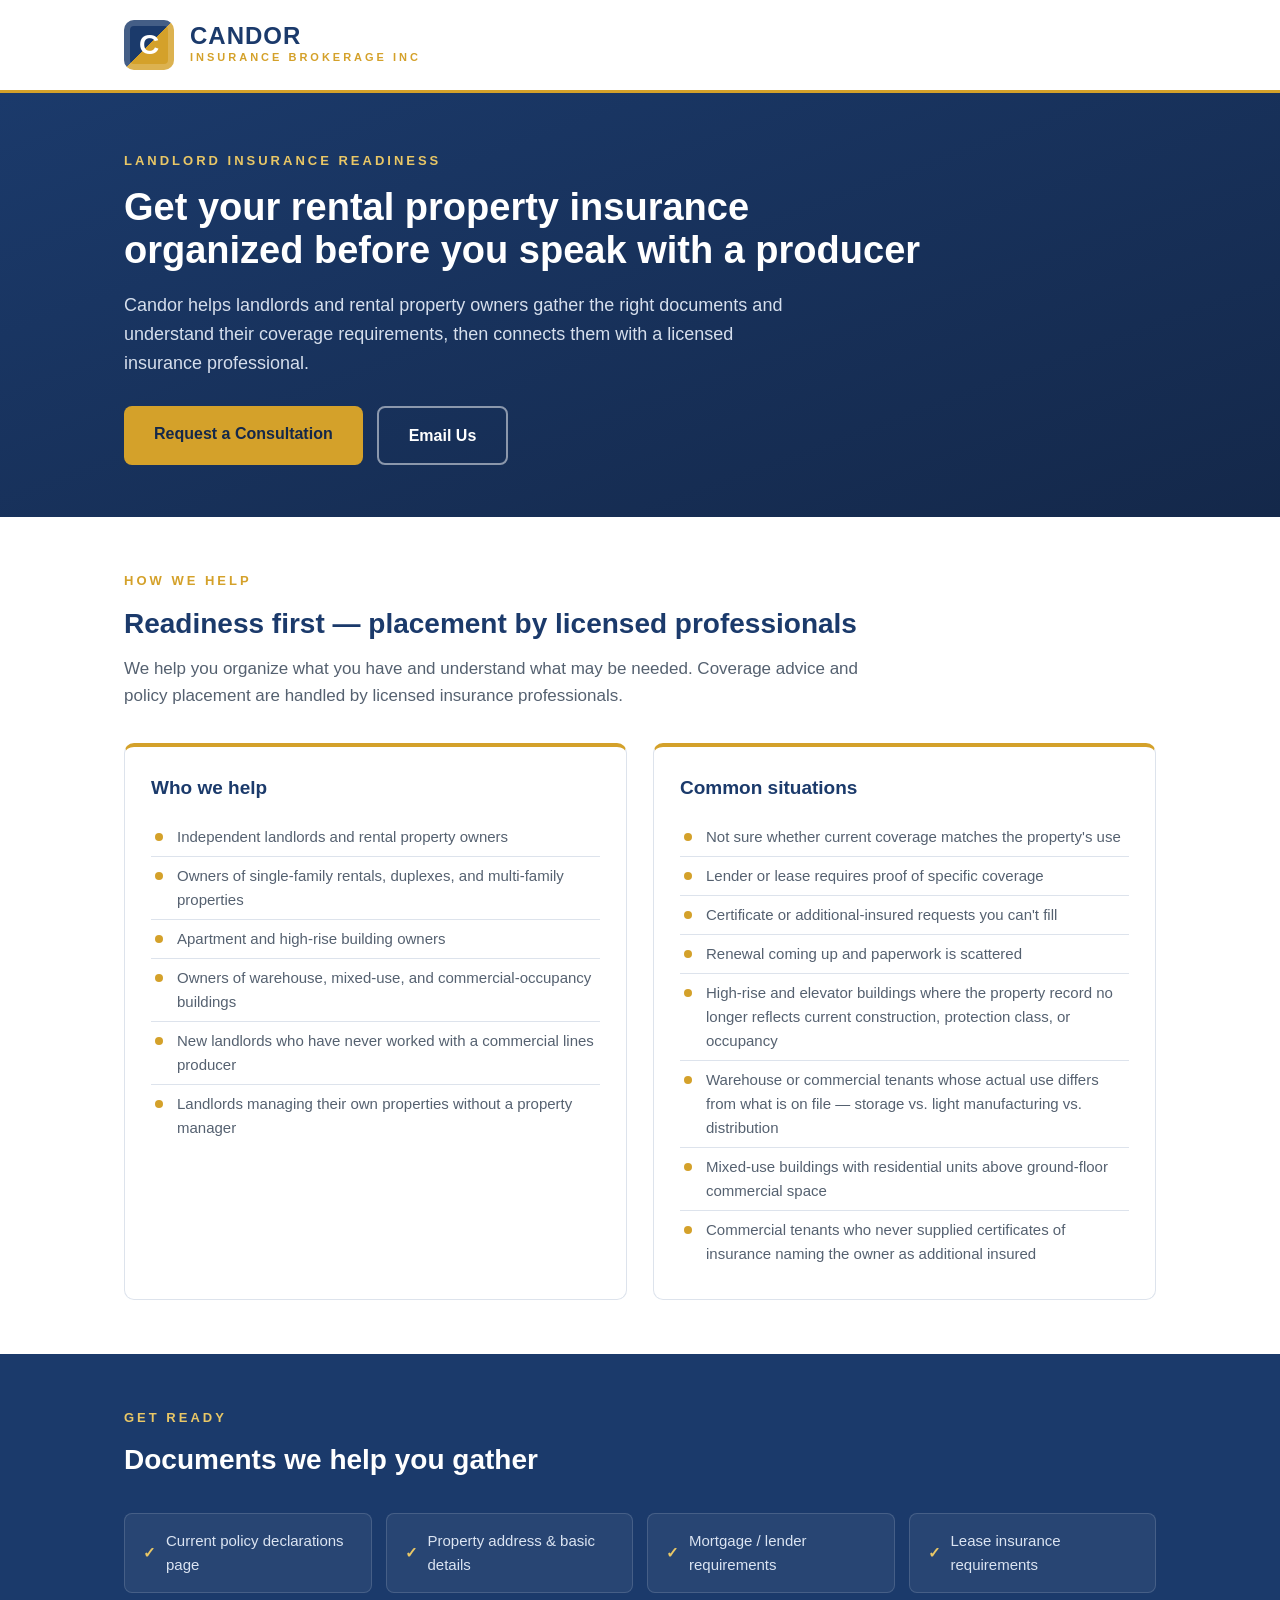
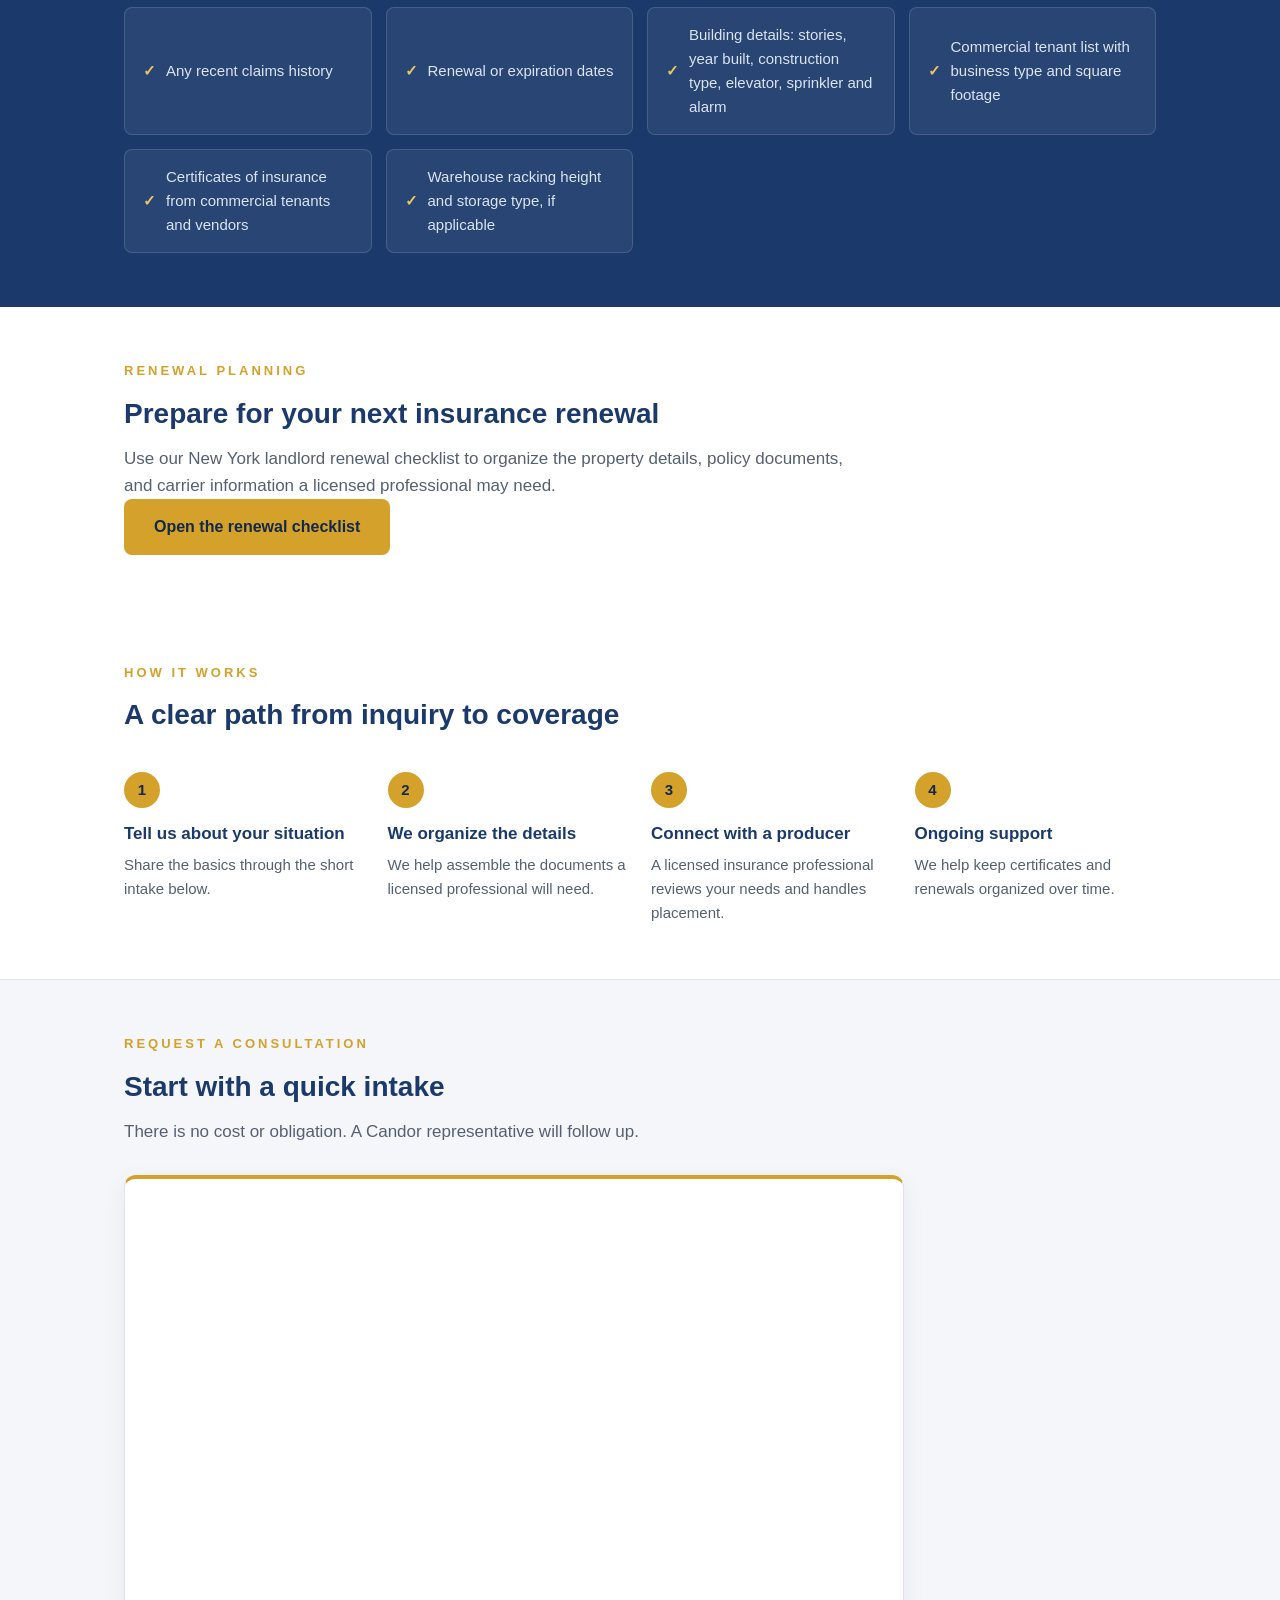
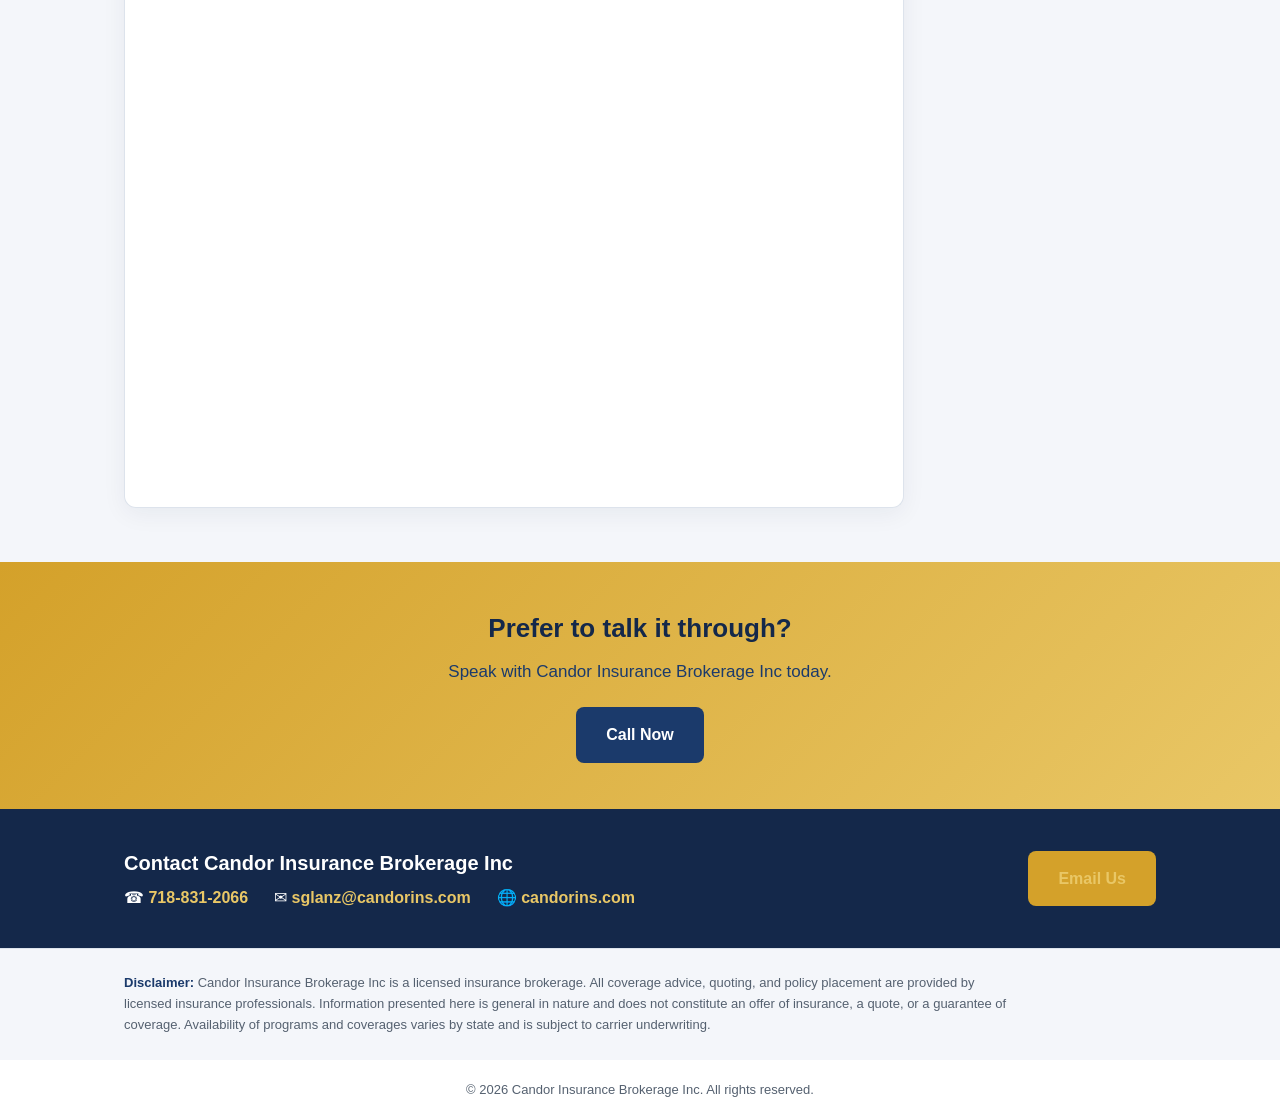
<file: landlord-insurance-readiness.html>
<!DOCTYPE html>
<html lang="en">
<head>
<meta charset="UTF-8">
<meta name="viewport" content="width=device-width, initial-scale=1.0">
<meta name="description" content="Candor Insurance Brokerage Inc helps landlords and building owners organize insurance documents, property records, and renewal dates — including apartment, high-rise, warehouse, and mixed-use commercial occupancy.">
<title>Landlord Insurance Readiness — Candor Insurance Brokerage Inc</title>
<link rel="stylesheet" href="candor-styles.css">

<!-- ============================================================
     SETUP — replace these two placeholders (see setup-sheet):
       GOOGLE_FORM_BASE   -> your form's /viewform URL
       SOURCE_ENTRY_ID    -> entry.XXXXXXX for the "Source Code" question
     This page's source code: SRC-RE   |   channel: landlord
     ============================================================ -->
</head>
<body>

<header>
  <div class="wrap brand">
    <div class="mark">C</div>
    <div class="brand-text">
      <div class="name">CANDOR</div>
      <div class="sub">Insurance Brokerage Inc</div>
    </div>
  </div>
</header>

<section class="hero">
  <div class="wrap">
    <div class="eyebrow-h">Landlord Insurance Readiness</div>
    <h1>Get your rental property insurance organized before you speak with a producer</h1>
    <p class="lead">Candor helps landlords and rental property owners gather the right documents and understand their coverage requirements, then connects them with a licensed insurance professional.</p>
    <div class="cta-row">
      <a class="btn btn-gold" href="#intake">Request a Consultation</a>
      <a class="btn btn-ghost" id="emailBtn" href="#">Email Us</a>
    </div>
  </div>
</section>

<section class="block">
  <div class="wrap">
    <div class="eyebrow">How we help</div>
    <h2 class="title">Readiness first — placement by licensed professionals</h2>
    <p class="sub">We help you organize what you have and understand what may be needed. Coverage advice and policy placement are handled by licensed insurance professionals.</p>
    <div class="two-col">
      <div class="info-card">
        <h3>Who we help</h3>
        <ul><li>Independent landlords and rental property owners</li><li>Owners of single-family rentals, duplexes, and multi-family properties</li><li>Apartment and high-rise building owners</li><li>Owners of warehouse, mixed-use, and commercial-occupancy buildings</li><li>New landlords who have never worked with a commercial lines producer</li><li>Landlords managing their own properties without a property manager</li></ul>
      </div>
      <div class="info-card">
        <h3>Common situations</h3>
        <ul><li>Not sure whether current coverage matches the property&#x27;s use</li><li>Lender or lease requires proof of specific coverage</li><li>Certificate or additional-insured requests you can&#x27;t fill</li><li>Renewal coming up and paperwork is scattered</li><li>High-rise and elevator buildings where the property record no longer reflects current construction, protection class, or occupancy</li><li>Warehouse or commercial tenants whose actual use differs from what is on file — storage vs. light manufacturing vs. distribution</li><li>Mixed-use buildings with residential units above ground-floor commercial space</li><li>Commercial tenants who never supplied certificates of insurance naming the owner as additional insured</li></ul>
      </div>
    </div>
  </div>
</section>

<section class="block docs">
  <div class="wrap">
    <div class="eyebrow">Get Ready</div>
    <h2 class="title">Documents we help you gather</h2>
    <div class="doc-grid"><div class="doc"><span class="chk">&#10003;</span>Current policy declarations page</div><div class="doc"><span class="chk">&#10003;</span>Property address &amp; basic details</div><div class="doc"><span class="chk">&#10003;</span>Mortgage / lender requirements</div><div class="doc"><span class="chk">&#10003;</span>Lease insurance requirements</div><div class="doc"><span class="chk">&#10003;</span>Any recent claims history</div><div class="doc"><span class="chk">&#10003;</span>Renewal or expiration dates</div><div class="doc"><span class="chk">&#10003;</span>Building details: stories, year built, construction type, elevator, sprinkler and alarm</div><div class="doc"><span class="chk">&#10003;</span>Commercial tenant list with business type and square footage</div><div class="doc"><span class="chk">&#10003;</span>Certificates of insurance from commercial tenants and vendors</div><div class="doc"><span class="chk">&#10003;</span>Warehouse racking height and storage type, if applicable</div></div>
  </div>
</section>

<section class="block">
  <div class="wrap">
    <div class="eyebrow">Renewal Planning</div>
    <h2 class="title">Prepare for your next insurance renewal</h2>
    <p class="sub">Use our New York landlord renewal checklist to organize the property details, policy documents, and carrier information a licensed professional may need.</p>
    <a class="btn btn-gold" href="ny-landlord-insurance-renewal-checklist.html">Open the renewal checklist</a>
  </div>
</section>

<section class="block">
  <div class="wrap">
    <div class="eyebrow">How It Works</div>
    <h2 class="title">A clear path from inquiry to coverage</h2>
    <div class="steps">
      <div class="step"><div class="num">1</div><h3>Tell us about your situation</h3><p>Share the basics through the short intake below.</p></div>
      <div class="step"><div class="num">2</div><h3>We organize the details</h3><p>We help assemble the documents a licensed professional will need.</p></div>
      <div class="step"><div class="num">3</div><h3>Connect with a producer</h3><p>A licensed insurance professional reviews your needs and handles placement.</p></div>
      <div class="step"><div class="num">4</div><h3>Ongoing support</h3><p>We help keep certificates and renewals organized over time.</p></div>
    </div>
  </div>
</section>

<section class="block form-section" id="intake">
  <div class="wrap">
    <div class="eyebrow">Request a Consultation</div>
    <h2 class="title">Start with a quick intake</h2>
    <p class="sub">There is no cost or obligation. A Candor representative will follow up.</p>
    <div class="form-shell">
      <div class="form-fallback" id="formFallback">
        <p><strong>Setup pending:</strong> paste your Google Form URL and source-entry ID into this page (see the setup sheet). Once added, the intake form appears here automatically, pre-tagged <strong>SRC-RE</strong>.</p>
        <a class="btn btn-gold" id="formOpenBtn" href="#" target="_blank" rel="noopener">Open Intake Form</a>
      </div>
      <iframe id="formFrame" title="Candor intake form" loading="lazy" style="display:none;">Loading…</iframe>
    </div>
  </div>
</section>

<section class="cta-band">
  <div class="wrap">
    <h2>Prefer to talk it through?</h2>
    <p>Speak with Candor Insurance Brokerage Inc today.</p>
    <a class="btn btn-dark" id="callBtn" href="#">Call Now</a>
  </div>
</section>

<section class="contact" id="contact">
  <div class="wrap contact-inner">
    <div>
      <h3>Contact Candor Insurance Brokerage Inc</h3>
      <div class="lines">
        <span>&#9742; <a id="phoneLink" href="#">718-831-2066</a></span>
        <span>&#9993; <a id="emailLink" href="#">sglanz@candorins.com</a></span>
        <span>&#127760; <a href="https://candorins.com">candorins.com</a></span>
      </div>
    </div>
    <a class="btn btn-gold" id="contactEmailBtn" href="#">Email Us</a>
  </div>
</section>

<div class="disclaimer">
  <div class="wrap">
    <p><strong>Disclaimer:</strong> Candor Insurance Brokerage Inc is a licensed insurance brokerage. All coverage advice, quoting, and policy placement are provided by licensed insurance professionals. Information presented here is general in nature and does not constitute an offer of insurance, a quote, or a guarantee of coverage. Availability of programs and coverages varies by state and is subject to carrier underwriting.</p>
  </div>
</div>

<footer><div class="wrap">&copy; 2026 Candor Insurance Brokerage Inc. All rights reserved.</div></footer>

<script>
/* ==== CONFIG — replace the two placeholders below ============= */
  var GOOGLE_FORM_BASE = "https://docs.google.com/forms/d/e/1FAIpQLSeY2O0g4kaTsUV4OUA621F75n2PLL4nJnn1pH4jyuJKE9QY6g/viewform";   // e.g. https://docs.google.com/forms/d/e/XXXX/viewform
  var SOURCE_ENTRY_ID  = "entry.1769792198";    // e.g. entry.1234567890
/* ============================================================= */

  var SOURCE_CODE  = "SRC-RE";
  var CHANNEL      = "landlord";
  var CANDOR_EMAIL = "sglanz@candorins.com";
  var PHONE_DIAL   = "7188312066";   // swap to Google Voice bootstrap number when ready

  // Allow a URL override (?ref=... or ?utm_campaign=...) but default to this page's code
  function qp(n){ var m=new RegExp('[?&]'+n+'=([^&]*)').exec(window.location.search); return m?decodeURIComponent(m[1].replace(/\+/g,' ')):''; }
  var effectiveCode = qp('utm_campaign') || qp('ref') || SOURCE_CODE;

  // Build the prefilled Google Form URL that stamps the hidden Source Code question
  function buildFormUrl(embed){
    if (GOOGLE_FORM_BASE.indexOf('GOOGLE_FORM_BASE') !== -1) return null;
    var url = GOOGLE_FORM_BASE
      + (GOOGLE_FORM_BASE.indexOf('?')>-1 ? '&' : '?')
      + encodeURIComponent(SOURCE_ENTRY_ID) + '=' + encodeURIComponent(effectiveCode);
    if (embed) url += '&embedded=true';
    return url;
  }

  var openUrl  = buildFormUrl(false);
  var embedUrl = buildFormUrl(true);

  if (embedUrl) {
    var frame = document.getElementById('formFrame');
    var fb    = document.getElementById('formFallback');
    frame.src = embedUrl;
    frame.style.display = 'block';
    fb.style.display = 'none';
  } else {
    // keep fallback button pointed at nothing harmful
    document.getElementById('formOpenBtn').addEventListener('click', function(e){
      e.preventDefault();
      alert('Setup note: add your Google Form URL and source-entry ID at the top of this page\'s script.');
    });
  }
  if (openUrl) document.getElementById('formOpenBtn').setAttribute('href', openUrl);

  // Tracked mailto — source code visible in the subject line
  var subject = encodeURIComponent('Insurance Inquiry [' + effectiveCode + ']');
  var body = encodeURIComponent('Source: cib / ' + CHANNEL + ' / ' + effectiveCode + '\nPage: ' + window.location.href + '\n\nPlease tell us about your business:\n');
  var mailto = 'mailto:' + CANDOR_EMAIL + '?subject=' + subject + '&body=' + body;
  ['emailBtn','emailLink','contactEmailBtn'].forEach(function(id){ var el=document.getElementById(id); if(el) el.setAttribute('href', mailto); });

  // Tracked phone
  ['phoneLink','callBtn'].forEach(function(id){ var el=document.getElementById(id); if(el) el.setAttribute('href','tel:'+PHONE_DIAL); });
</script>

</body>
</html>
</file>
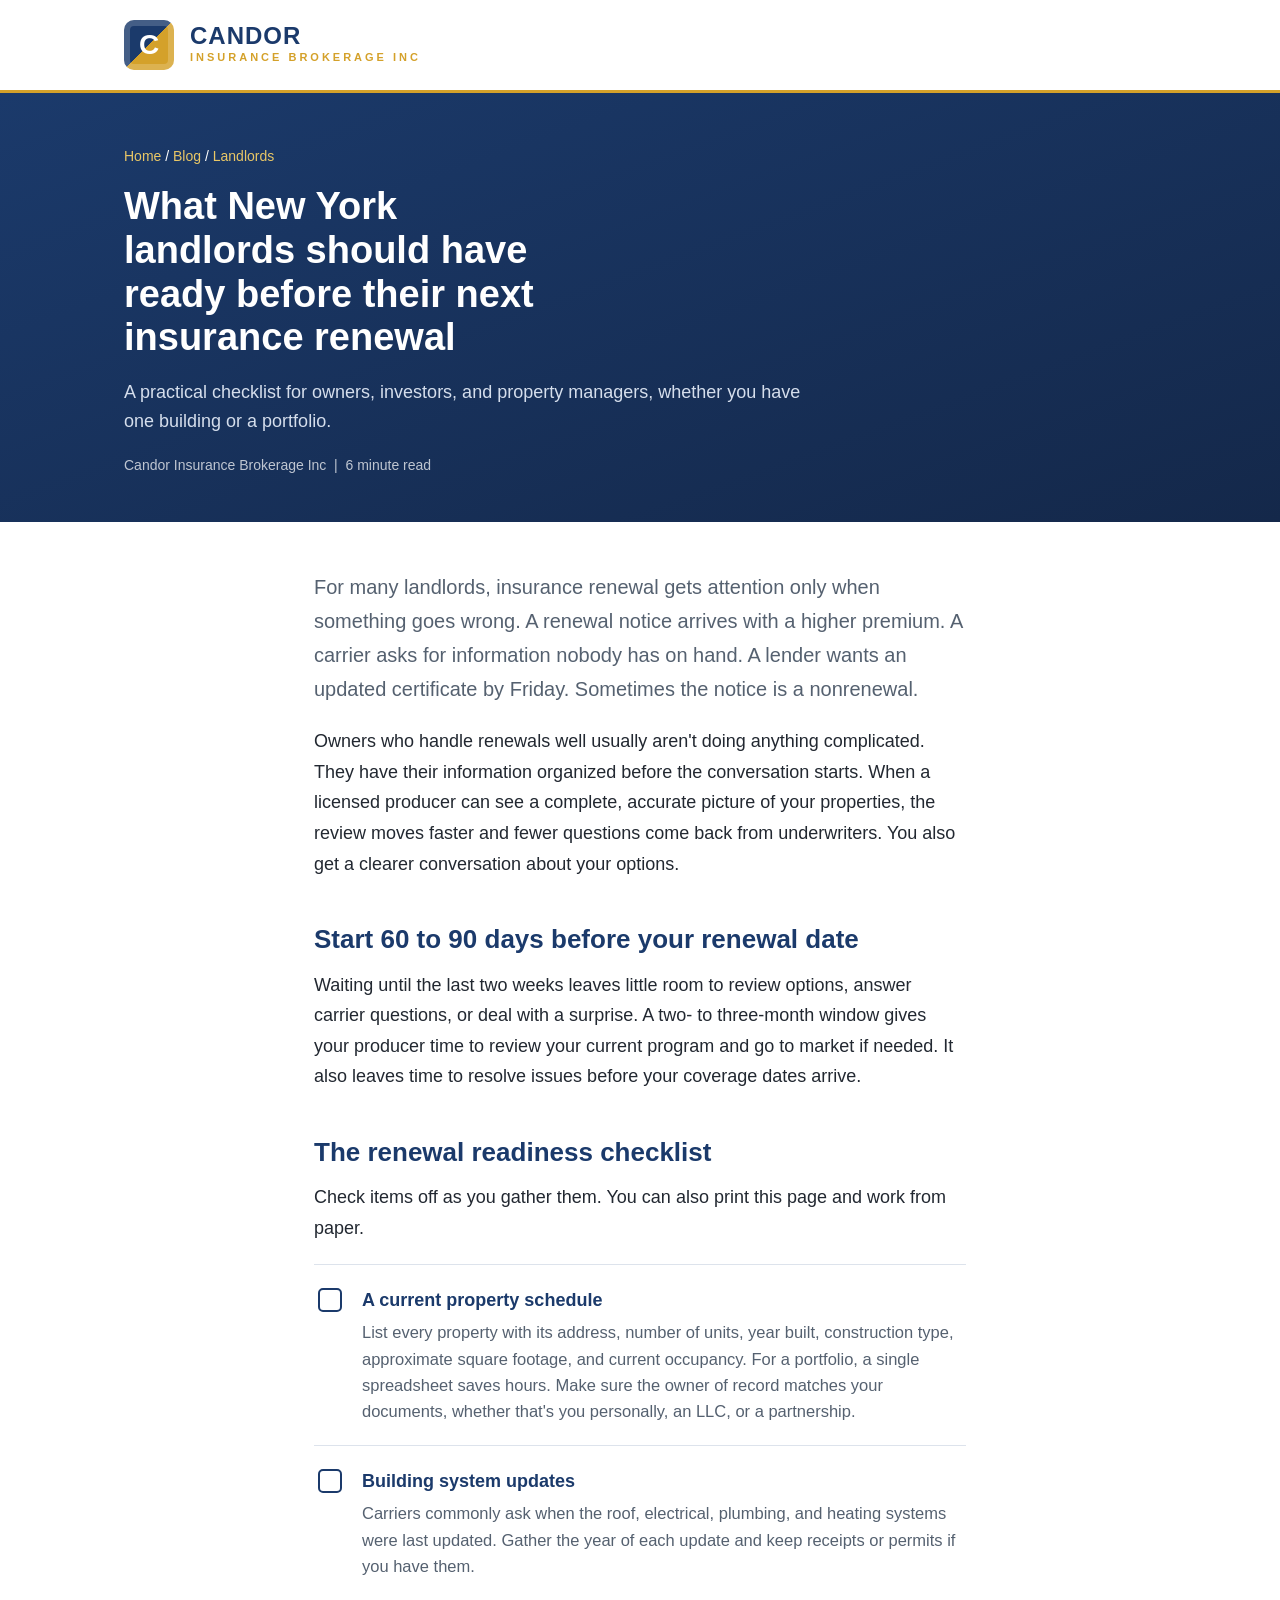
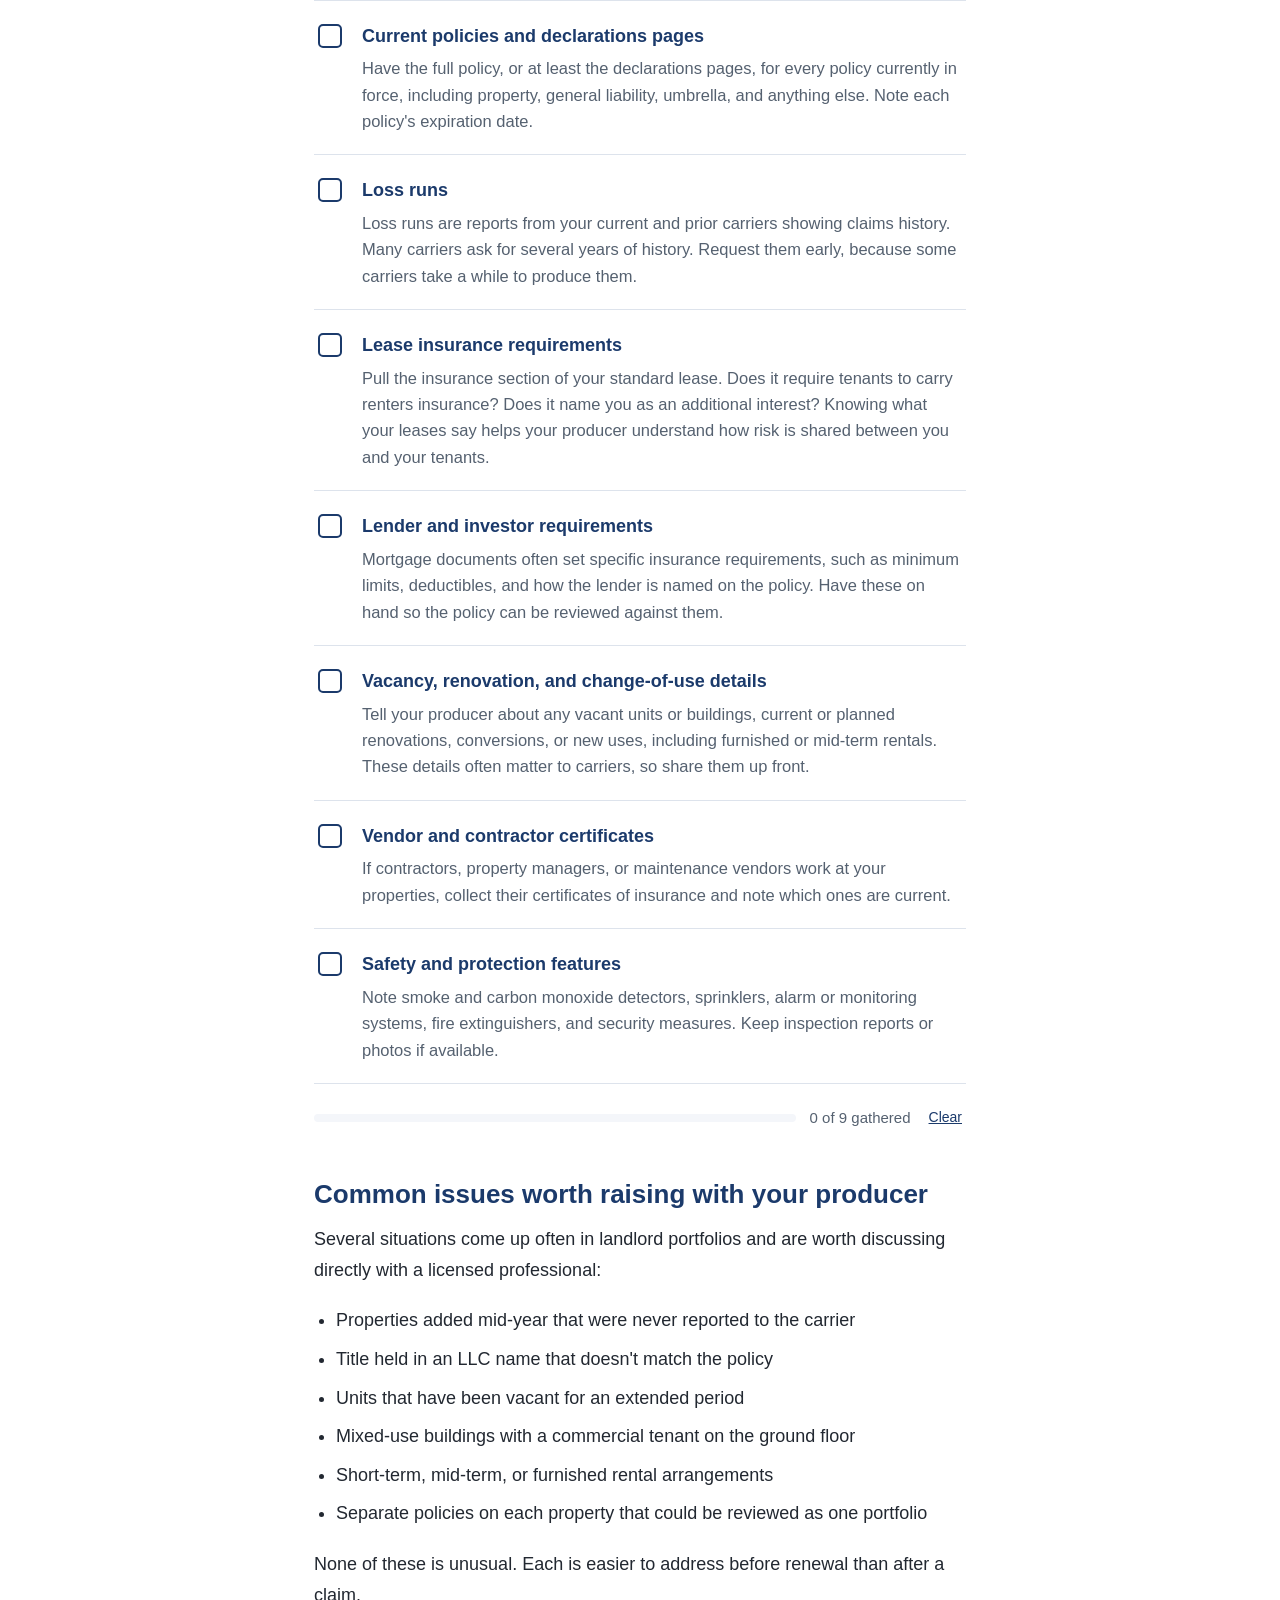
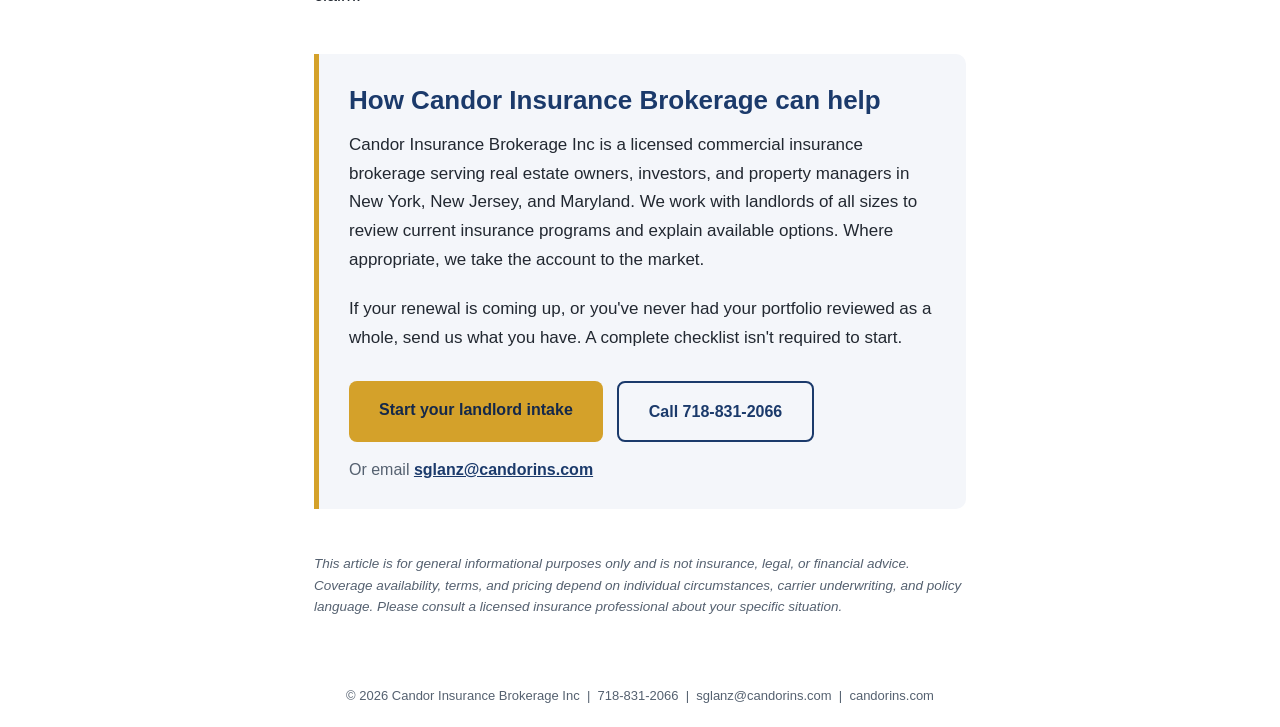
<file: ny-landlord-insurance-renewal-checklist.html>
<!DOCTYPE html>
<html lang="en">
<head>
<meta charset="UTF-8">
<meta name="viewport" content="width=device-width, initial-scale=1.0">
<title>NY Landlord Insurance Renewal Checklist | Candor Insurance Brokerage</title>
<meta name="description" content="Renewal coming up? Here are the documents and property details New York landlords should gather before speaking with a licensed insurance professional.">
<link rel="canonical" href="https://candorins.com/ny-landlord-insurance-renewal-checklist.html">
<meta property="og:type" content="article">
<meta property="og:title" content="What New York Landlords Should Have Ready Before Their Next Insurance Renewal">
<meta property="og:description" content="A practical renewal checklist for landlords, investors, and property managers.">
<meta property="og:url" content="https://candorins.com/ny-landlord-insurance-renewal-checklist.html">
<link rel="stylesheet" href="candor-styles.css">
<style>
  /* Article-specific additions on top of the shared stylesheet. Uses its :root variables. */
  .post-hero { padding: 52px 0 46px; }
  .post-hero .crumb { font-size: 14px; margin-bottom: 18px; }
  .post-hero .crumb a { color: var(--gold-soft); text-decoration: none; }
  .post-hero .crumb a:hover, .post-hero .crumb a:focus-visible { text-decoration: underline; }
  .post-hero h1 { max-width: 20ch; }
  .post-hero .meta { margin-top: 18px; font-size: 14px; color: rgba(255,255,255,.72); }

  .article { max-width: 700px; margin: 0 auto; padding: 48px 24px 24px; font-size: 18px; line-height: 1.7; }
  .article p { margin-bottom: 20px; color: var(--ink); }
  .article h2 { color: var(--navy); font-size: 26px; line-height: 1.25; margin: 44px 0 14px; }
  .article .lede { font-size: 20px; color: var(--slate); }

  /* Interactive checklist */
  .checklist { list-style: none; margin: 8px 0 12px; border-top: 1px solid var(--line); }
  .checklist li { border-bottom: 1px solid var(--line); }
  .checklist label { display: grid; grid-template-columns: 28px 1fr; gap: 16px; padding: 20px 4px; cursor: pointer; }
  .checklist input { appearance: none; -webkit-appearance: none; width: 24px; height: 24px; margin-top: 3px;
    border: 2px solid var(--navy); border-radius: 5px; background: #fff; cursor: pointer; display: grid; place-content: center; }
  .checklist input::after { content: ""; width: 12px; height: 7px; border-left: 3px solid #fff; border-bottom: 3px solid #fff;
    transform: rotate(-45deg) scale(0); margin-top: -3px; transition: transform .12s ease; }
  .checklist input:checked { background: var(--gold); border-color: var(--gold); }
  .checklist input:checked::after { transform: rotate(-45deg) scale(1); }
  .checklist input:focus-visible { outline: 3px solid var(--gold-soft); outline-offset: 2px; }
  .checklist .item-title { display: block; font-weight: 700; color: var(--navy); font-size: 18px; margin-bottom: 4px; }
  .checklist .item-body { display: block; color: var(--slate); font-size: 16.5px; line-height: 1.6; }
  .checklist input:checked + span .item-title { color: var(--slate); text-decoration: line-through; text-decoration-color: var(--gold); }
  .progress { display: flex; align-items: center; gap: 14px; margin: 18px 0 40px; font-size: 15px; color: var(--slate); }
  .progress .bar { flex: 1; height: 8px; background: var(--mist); border-radius: 4px; overflow: hidden; }
  .progress .fill { height: 100%; width: 0; background: var(--gold); transition: width .2s ease; }
  .progress button { font: inherit; font-size: 14px; background: none; border: 0; color: var(--navy); text-decoration: underline; cursor: pointer; padding: 4px; }

  .issues { margin: 6px 0 20px 22px; }
  .issues li { margin-bottom: 8px; color: var(--ink); }

  /* Contact panel */
  .post-cta { background: var(--mist); border-left: 5px solid var(--gold); border-radius: 0 10px 10px 0; padding: 30px 30px 26px; margin: 44px 0 20px; }
  .post-cta h2 { margin-top: 0; }
  .post-cta p { font-size: 17px; }
  .post-cta .contact-line { font-size: 16px; color: var(--slate); margin: 14px 0 0; }
  .post-cta .contact-line a { color: var(--navy); font-weight: 600; }
  .post-cta .btn-navy { background: var(--navy); color: #fff; }
  .post-cta .btn-navy:hover, .post-cta .btn-navy:focus-visible { background: var(--navy-deep); }
  .post-cta .btn-outline { background: transparent; color: var(--navy); border: 2px solid var(--navy); }

  .post-disclaimer { max-width: 700px; margin: 0 auto 48px; padding: 0 24px; font-size: 13.5px; color: var(--slate); font-style: italic; }

  @media (max-width: 640px) {
    .article { font-size: 17px; padding-top: 36px; }
    .article h2 { font-size: 23px; }
    .post-cta { padding: 24px 20px; }
  }
  @media (prefers-reduced-motion: reduce) {
    .checklist input::after, .progress .fill { transition: none; }
  }
  @media print {
    header, .post-cta .cta-row, .progress button { display: none; }
    .post-hero { background: none; color: var(--ink); padding: 0; }
    .post-hero h1 { color: var(--navy); }
  }
</style>
<script type="application/ld+json">
{
  "@context": "https://schema.org",
  "@type": "Article",
  "headline": "What New York Landlords Should Have Ready Before Their Next Insurance Renewal",
  "description": "A practical renewal checklist for New York landlords, investors, and property managers.",
  "publisher": { "@type": "Organization", "name": "Candor Insurance Brokerage Inc", "url": "https://candorins.com" },
  "mainEntityOfPage": "https://candorins.com/ny-landlord-insurance-renewal-checklist.html"
}
</script>
</head>
<body>

<header>
  <div class="wrap brand">
    <div class="mark">C</div>
    <div class="brand-text">
      <div class="name">CANDOR</div>
      <div class="sub">Insurance Brokerage Inc</div>
    </div>
  </div>
</header>

<section class="hero post-hero">
  <div class="wrap">
    <nav class="crumb" aria-label="Breadcrumb"><a href="index.html">Home</a> / <a href="blog.html">Blog</a> / <a href="landlord-insurance-readiness.html">Landlords</a></nav>
    <h1>What New York landlords should have ready before their next insurance renewal</h1>
    <p class="lead">A practical checklist for owners, investors, and property managers, whether you have one building or a portfolio.</p>
    <p class="meta">Candor Insurance Brokerage Inc &nbsp;|&nbsp; 6 minute read</p>
  </div>
</section>

<main>
<article class="article">

  <p class="lede">For many landlords, insurance renewal gets attention only when something goes wrong. A renewal notice arrives with a higher premium. A carrier asks for information nobody has on hand. A lender wants an updated certificate by Friday. Sometimes the notice is a nonrenewal.</p>

  <p>Owners who handle renewals well usually aren't doing anything complicated. They have their information organized before the conversation starts. When a licensed producer can see a complete, accurate picture of your properties, the review moves faster and fewer questions come back from underwriters. You also get a clearer conversation about your options.</p>

  <h2>Start 60 to 90 days before your renewal date</h2>
  <p>Waiting until the last two weeks leaves little room to review options, answer carrier questions, or deal with a surprise. A two- to three-month window gives your producer time to review your current program and go to market if needed. It also leaves time to resolve issues before your coverage dates arrive.</p>

  <h2>The renewal readiness checklist</h2>
  <p>Check items off as you gather them. You can also print this page and work from paper.</p>

  <ul class="checklist" id="checklist">
    <li><label><input type="checkbox"><span>
      <span class="item-title">A current property schedule</span>
      <span class="item-body">List every property with its address, number of units, year built, construction type, approximate square footage, and current occupancy. For a portfolio, a single spreadsheet saves hours. Make sure the owner of record matches your documents, whether that's you personally, an LLC, or a partnership.</span>
    </span></label></li>
    <li><label><input type="checkbox"><span>
      <span class="item-title">Building system updates</span>
      <span class="item-body">Carriers commonly ask when the roof, electrical, plumbing, and heating systems were last updated. Gather the year of each update and keep receipts or permits if you have them.</span>
    </span></label></li>
    <li><label><input type="checkbox"><span>
      <span class="item-title">Current policies and declarations pages</span>
      <span class="item-body">Have the full policy, or at least the declarations pages, for every policy currently in force, including property, general liability, umbrella, and anything else. Note each policy's expiration date.</span>
    </span></label></li>
    <li><label><input type="checkbox"><span>
      <span class="item-title">Loss runs</span>
      <span class="item-body">Loss runs are reports from your current and prior carriers showing claims history. Many carriers ask for several years of history. Request them early, because some carriers take a while to produce them.</span>
    </span></label></li>
    <li><label><input type="checkbox"><span>
      <span class="item-title">Lease insurance requirements</span>
      <span class="item-body">Pull the insurance section of your standard lease. Does it require tenants to carry renters insurance? Does it name you as an additional interest? Knowing what your leases say helps your producer understand how risk is shared between you and your tenants.</span>
    </span></label></li>
    <li><label><input type="checkbox"><span>
      <span class="item-title">Lender and investor requirements</span>
      <span class="item-body">Mortgage documents often set specific insurance requirements, such as minimum limits, deductibles, and how the lender is named on the policy. Have these on hand so the policy can be reviewed against them.</span>
    </span></label></li>
    <li><label><input type="checkbox"><span>
      <span class="item-title">Vacancy, renovation, and change-of-use details</span>
      <span class="item-body">Tell your producer about any vacant units or buildings, current or planned renovations, conversions, or new uses, including furnished or mid-term rentals. These details often matter to carriers, so share them up front.</span>
    </span></label></li>
    <li><label><input type="checkbox"><span>
      <span class="item-title">Vendor and contractor certificates</span>
      <span class="item-body">If contractors, property managers, or maintenance vendors work at your properties, collect their certificates of insurance and note which ones are current.</span>
    </span></label></li>
    <li><label><input type="checkbox"><span>
      <span class="item-title">Safety and protection features</span>
      <span class="item-body">Note smoke and carbon monoxide detectors, sprinklers, alarm or monitoring systems, fire extinguishers, and security measures. Keep inspection reports or photos if available.</span>
    </span></label></li>
  </ul>

  <div class="progress" aria-live="polite">
    <div class="bar" aria-hidden="true"><div class="fill" id="fill"></div></div>
    <span id="count">0 of 9 gathered</span>
    <button type="button" id="resetBtn">Clear</button>
  </div>

  <h2>Common issues worth raising with your producer</h2>
  <p>Several situations come up often in landlord portfolios and are worth discussing directly with a licensed professional:</p>
  <ul class="issues">
    <li>Properties added mid-year that were never reported to the carrier</li>
    <li>Title held in an LLC name that doesn't match the policy</li>
    <li>Units that have been vacant for an extended period</li>
    <li>Mixed-use buildings with a commercial tenant on the ground floor</li>
    <li>Short-term, mid-term, or furnished rental arrangements</li>
    <li>Separate policies on each property that could be reviewed as one portfolio</li>
  </ul>
  <p>None of these is unusual. Each is easier to address before renewal than after a claim.</p>

  <section class="post-cta" id="contact">
    <h2>How Candor Insurance Brokerage can help</h2>
    <p>Candor Insurance Brokerage Inc is a licensed commercial insurance brokerage serving real estate owners, investors, and property managers in New York, New Jersey, and Maryland. We work with landlords of all sizes to review current insurance programs and explain available options. Where appropriate, we take the account to the market.</p>
    <p>If your renewal is coming up, or you've never had your portfolio reviewed as a whole, send us what you have. A complete checklist isn't required to start.</p>
    <div class="cta-row">
      <a class="btn btn-gold" id="intakeBtn" href="#" target="_blank" rel="noopener">Start your landlord intake</a>
      <a class="btn btn-outline" id="callBtn" href="#">Call 718-831-2066</a>
    </div>
    <p class="contact-line">Or email <a id="emailLink" href="#">sglanz@candorins.com</a></p>
  </section>

</article>
</main>

<p class="post-disclaimer">This article is for general informational purposes only and is not insurance, legal, or financial advice. Coverage availability, terms, and pricing depend on individual circumstances, carrier underwriting, and policy language. Please consult a licensed insurance professional about your specific situation.</p>

<footer>
  <div class="wrap">&copy; <span id="yr"></span> Candor Insurance Brokerage Inc &nbsp;|&nbsp; 718-831-2066 &nbsp;|&nbsp; sglanz@candorins.com &nbsp;|&nbsp; candorins.com</div>
</footer>

<script>
  /* ===== Configuration — same pattern as the segment pages ===== */
  var SOURCE_CODE   = "SRC-BLOG";          // stamped into the form's Source Code question
  var FORM_BASE     = "https://docs.google.com/forms/d/e/1FAIpQLSeY2O0g4kaTsUV4OUA621F75n2PLL4nJnn1pH4jyuJKE9QY6g/viewform";
  var SOURCE_ENTRY  = "entry.1769792198";
  var PHONE_DIAL    = "+17188312066";      // replace with Google Voice tracking number
  var PHONE_SHOW    = "718-831-2066";      // replace with display version of tracking number
  var EMAIL_TO      = "sglanz@candorins.com";

  /* Intake link: prefilled source code + UTM passthrough into the code */
  (function () {
    var q = new URLSearchParams(window.location.search);
    var code = SOURCE_CODE;
    var utm = q.get("utm_source");
    if (utm) code += "-" + utm.replace(/[^A-Za-z0-9_-]/g, "").slice(0, 30);
    document.getElementById("intakeBtn").href =
      FORM_BASE + "?usp=pp_url&" + SOURCE_ENTRY + "=" + encodeURIComponent(code);

    var call = document.getElementById("callBtn");
    call.href = "tel:" + PHONE_DIAL;
    call.textContent = "Call " + PHONE_SHOW;

    document.getElementById("emailLink").href =
      "mailto:" + EMAIL_TO + "?subject=" + encodeURIComponent("Insurance Inquiry [" + code + "]");

    document.getElementById("yr").textContent = new Date().getFullYear();
  })();

  /* Checklist progress */
  (function () {
    var boxes = document.querySelectorAll("#checklist input");
    var fill = document.getElementById("fill");
    var count = document.getElementById("count");
    function update() {
      var n = 0;
      boxes.forEach(function (b) { if (b.checked) n++; });
      fill.style.width = (n / boxes.length * 100) + "%";
      count.textContent = n + " of " + boxes.length + " gathered";
    }
    boxes.forEach(function (b) { b.addEventListener("change", update); });
    document.getElementById("resetBtn").addEventListener("click", function () {
      boxes.forEach(function (b) { b.checked = false; });
      update();
    });
    update();
  })();
</script>
</body>
</html>
</file>
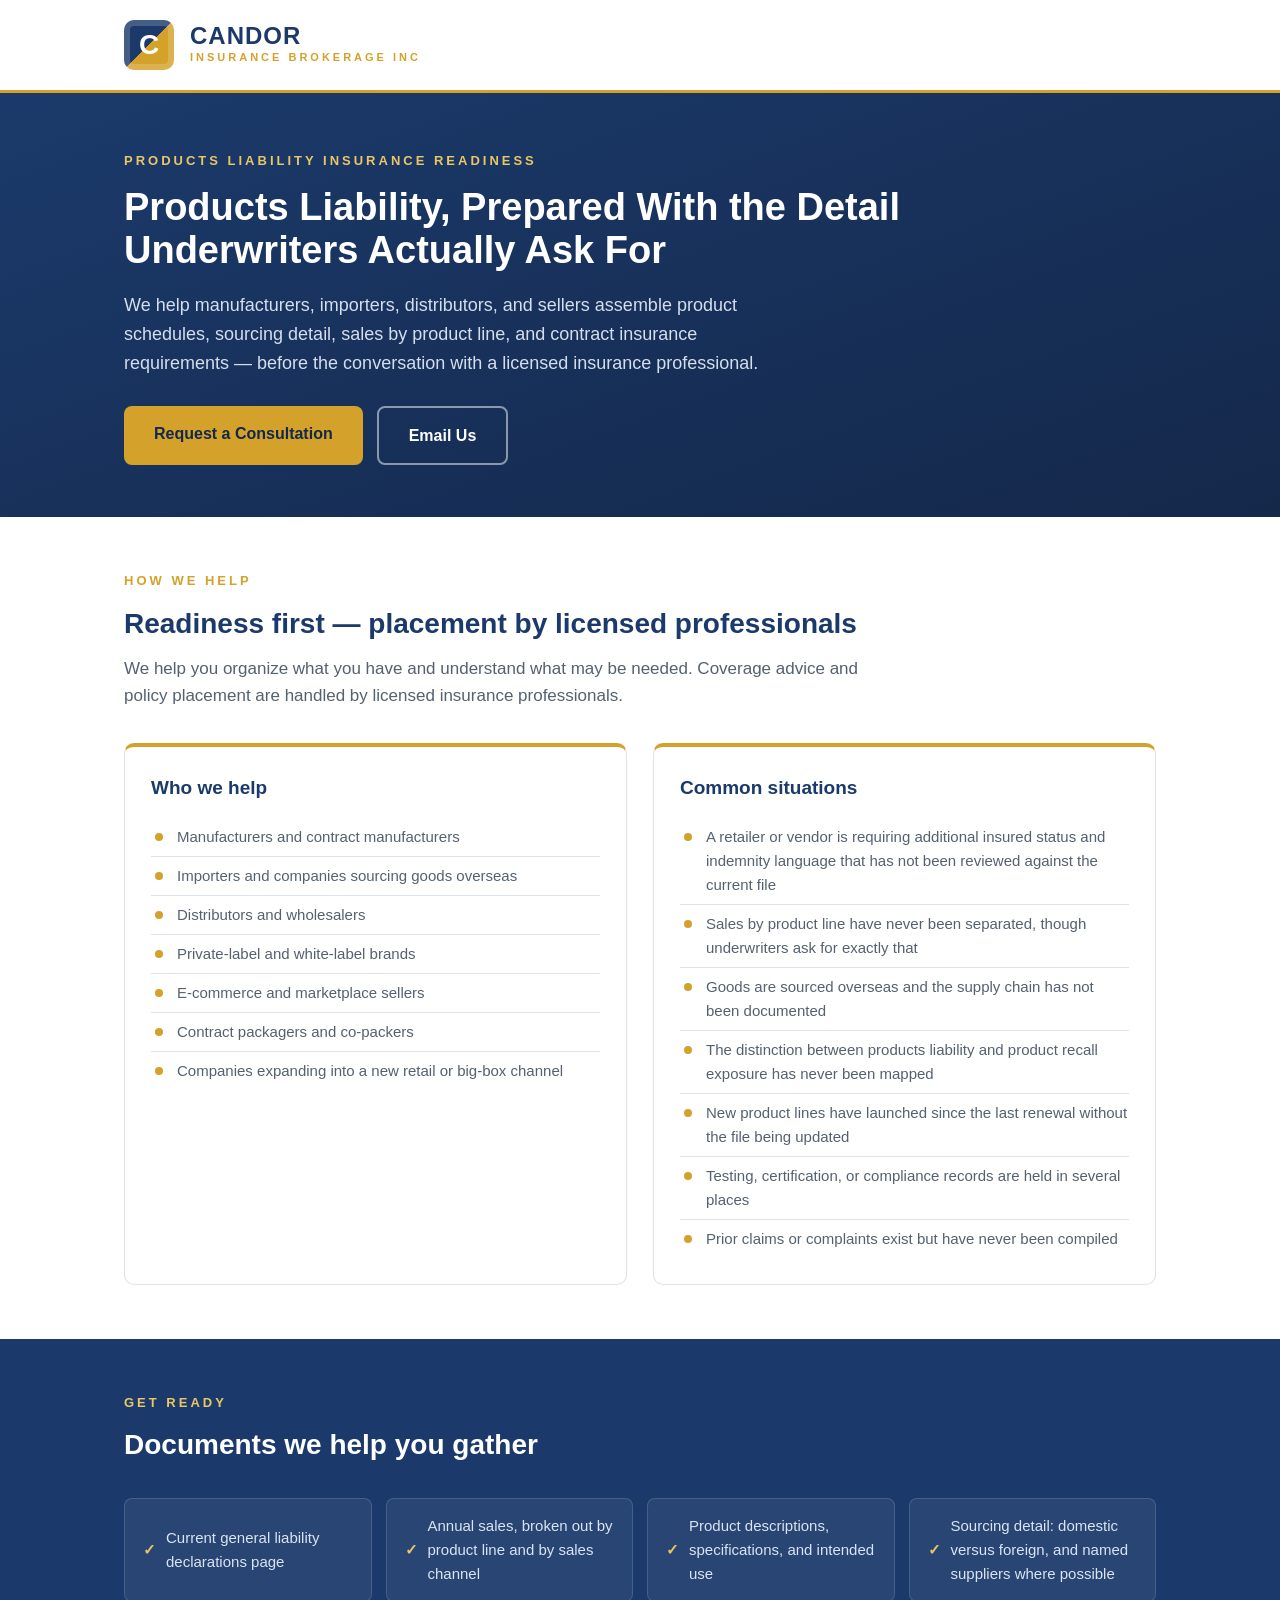
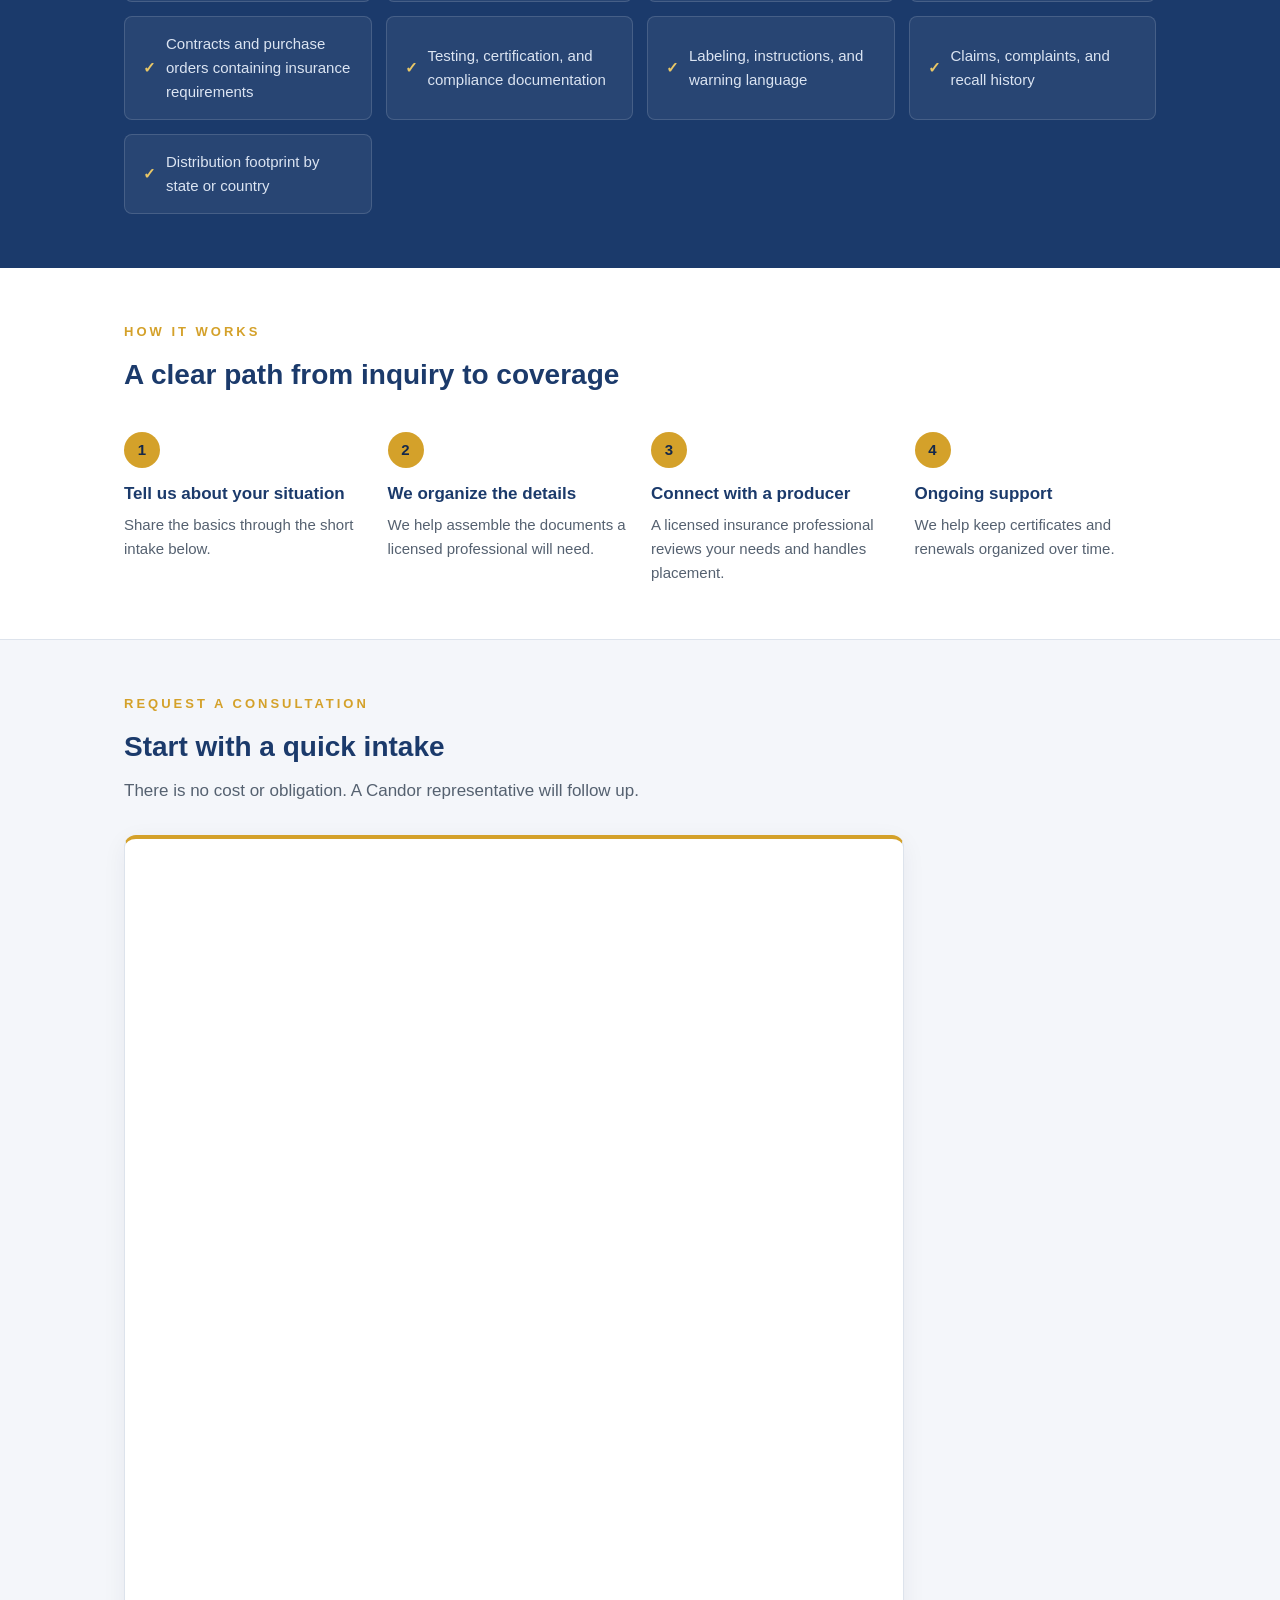
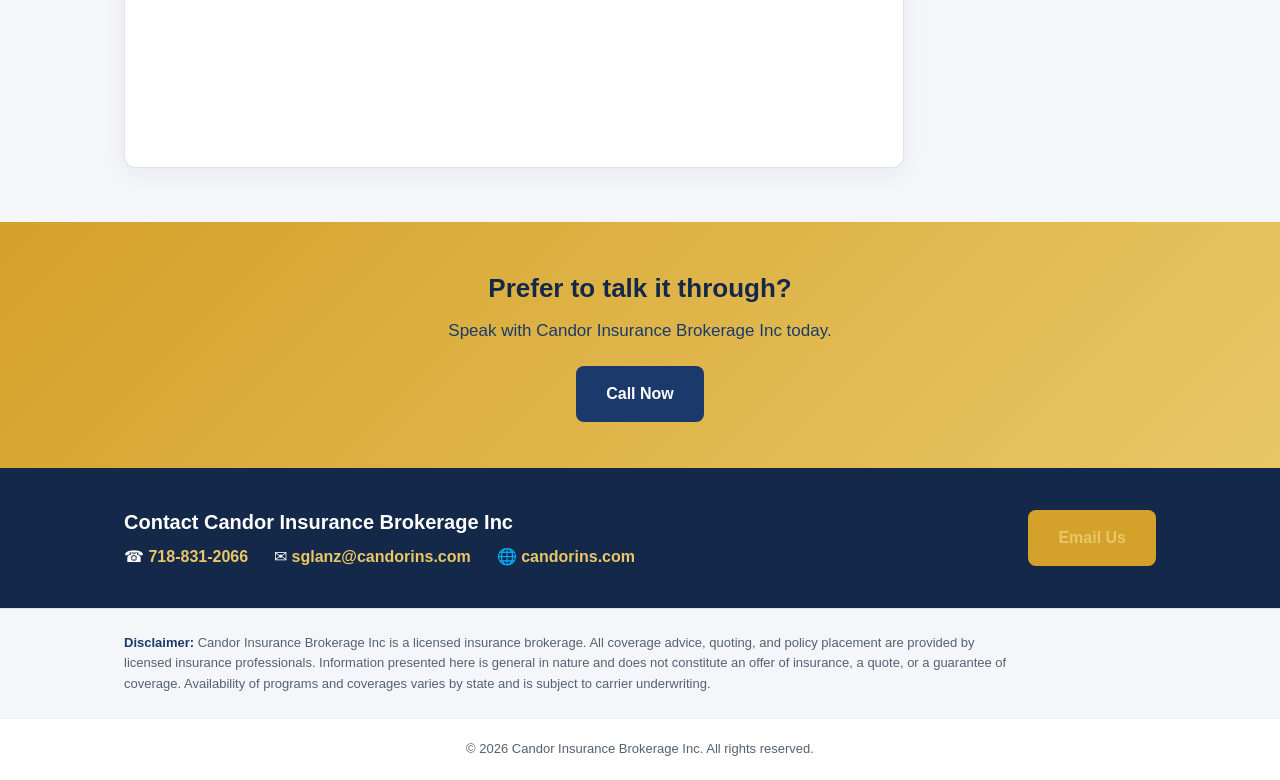
<file: products-liability.html>
<!DOCTYPE html>
<html lang="en">
<head>
<meta charset="UTF-8">
<meta name="viewport" content="width=device-width, initial-scale=1.0">
<meta name="description" content="Candor Insurance Brokerage Inc helps manufacturers, importers, distributors, and sellers organize product schedules, sourcing detail, vendor insurance requirements, and claims history.">
<title>Products Liability Insurance Readiness | Candor Insurance Brokerage Inc</title>
<link rel="stylesheet" href="candor-styles.css">

<!-- ============================================================
     SETUP — replace these two placeholders (see setup-sheet):
       GOOGLE_FORM_BASE   -> your form's /viewform URL
       SOURCE_ENTRY_ID    -> entry.XXXXXXX for the "Source Code" question
     This page's source code: SRC-PL   |   channel: products
     ============================================================ -->
</head>
<body>

<header>
  <div class="wrap brand">
    <div class="mark">C</div>
    <div class="brand-text">
      <div class="name">CANDOR</div>
      <div class="sub">Insurance Brokerage Inc</div>
    </div>
  </div>
</header>

<section class="hero">
  <div class="wrap">
    <div class="eyebrow-h">Products Liability Insurance Readiness</div>
    <h1>Products Liability, Prepared With the Detail Underwriters Actually Ask For</h1>
    <p class="lead">We help manufacturers, importers, distributors, and sellers assemble product schedules, sourcing detail, sales by product line, and contract insurance requirements — before the conversation with a licensed insurance professional.</p>
    <div class="cta-row">
      <a class="btn btn-gold" href="#intake">Request a Consultation</a>
      <a class="btn btn-ghost" id="emailBtn" href="#">Email Us</a>
    </div>
  </div>
</section>

<section class="block">
  <div class="wrap">
    <div class="eyebrow">How we help</div>
    <h2 class="title">Readiness first — placement by licensed professionals</h2>
    <p class="sub">We help you organize what you have and understand what may be needed. Coverage advice and policy placement are handled by licensed insurance professionals.</p>
    <div class="two-col">
      <div class="info-card">
        <h3>Who we help</h3>
        <ul><li>Manufacturers and contract manufacturers</li><li>Importers and companies sourcing goods overseas</li><li>Distributors and wholesalers</li><li>Private-label and white-label brands</li><li>E-commerce and marketplace sellers</li><li>Contract packagers and co-packers</li><li>Companies expanding into a new retail or big-box channel</li></ul>
      </div>
      <div class="info-card">
        <h3>Common situations</h3>
        <ul><li>A retailer or vendor is requiring additional insured status and indemnity language that has not been reviewed against the current file</li><li>Sales by product line have never been separated, though underwriters ask for exactly that</li><li>Goods are sourced overseas and the supply chain has not been documented</li><li>The distinction between products liability and product recall exposure has never been mapped</li><li>New product lines have launched since the last renewal without the file being updated</li><li>Testing, certification, or compliance records are held in several places</li><li>Prior claims or complaints exist but have never been compiled</li></ul>
      </div>
    </div>
  </div>
</section>

<section class="block docs">
  <div class="wrap">
    <div class="eyebrow">Get Ready</div>
    <h2 class="title">Documents we help you gather</h2>
    <div class="doc-grid"><div class="doc"><span class="chk">&#10003;</span>Current general liability declarations page</div><div class="doc"><span class="chk">&#10003;</span>Annual sales, broken out by product line and by sales channel</div><div class="doc"><span class="chk">&#10003;</span>Product descriptions, specifications, and intended use</div><div class="doc"><span class="chk">&#10003;</span>Sourcing detail: domestic versus foreign, and named suppliers where possible</div><div class="doc"><span class="chk">&#10003;</span>Contracts and purchase orders containing insurance requirements</div><div class="doc"><span class="chk">&#10003;</span>Testing, certification, and compliance documentation</div><div class="doc"><span class="chk">&#10003;</span>Labeling, instructions, and warning language</div><div class="doc"><span class="chk">&#10003;</span>Claims, complaints, and recall history</div><div class="doc"><span class="chk">&#10003;</span>Distribution footprint by state or country</div></div>
  </div>
</section>

<section class="block">
  <div class="wrap">
    <div class="eyebrow">How It Works</div>
    <h2 class="title">A clear path from inquiry to coverage</h2>
    <div class="steps">
      <div class="step"><div class="num">1</div><h3>Tell us about your situation</h3><p>Share the basics through the short intake below.</p></div>
      <div class="step"><div class="num">2</div><h3>We organize the details</h3><p>We help assemble the documents a licensed professional will need.</p></div>
      <div class="step"><div class="num">3</div><h3>Connect with a producer</h3><p>A licensed insurance professional reviews your needs and handles placement.</p></div>
      <div class="step"><div class="num">4</div><h3>Ongoing support</h3><p>We help keep certificates and renewals organized over time.</p></div>
    </div>
  </div>
</section>

<section class="block form-section" id="intake">
  <div class="wrap">
    <div class="eyebrow">Request a Consultation</div>
    <h2 class="title">Start with a quick intake</h2>
    <p class="sub">There is no cost or obligation. A Candor representative will follow up.</p>
    <div class="form-shell">
      <div class="form-fallback" id="formFallback">
        <p><strong>Setup pending:</strong> paste your Google Form URL and source-entry ID into this page (see the setup sheet). Once added, the intake form appears here automatically, pre-tagged <strong>SRC-PL</strong>.</p>
        <a class="btn btn-gold" id="formOpenBtn" href="#" target="_blank" rel="noopener">Open Intake Form</a>
      </div>
      <iframe id="formFrame" title="Candor intake form" loading="lazy" style="display:none;">Loading…</iframe>
    </div>
  </div>
</section>

<section class="cta-band">
  <div class="wrap">
    <h2>Prefer to talk it through?</h2>
    <p>Speak with Candor Insurance Brokerage Inc today.</p>
    <a class="btn btn-dark" id="callBtn" href="#">Call Now</a>
  </div>
</section>

<section class="contact" id="contact">
  <div class="wrap contact-inner">
    <div>
      <h3>Contact Candor Insurance Brokerage Inc</h3>
      <div class="lines">
        <span>&#9742; <a id="phoneLink" href="#">718-831-2066</a></span>
        <span>&#9993; <a id="emailLink" href="#">sglanz@candorins.com</a></span>
        <span>&#127760; <a href="https://candorins.com">candorins.com</a></span>
      </div>
    </div>
    <a class="btn btn-gold" id="contactEmailBtn" href="#">Email Us</a>
  </div>
</section>

<div class="disclaimer">
  <div class="wrap">
    <p><strong>Disclaimer:</strong> Candor Insurance Brokerage Inc is a licensed insurance brokerage. All coverage advice, quoting, and policy placement are provided by licensed insurance professionals. Information presented here is general in nature and does not constitute an offer of insurance, a quote, or a guarantee of coverage. Availability of programs and coverages varies by state and is subject to carrier underwriting.</p>
  </div>
</div>

<footer><div class="wrap">&copy; 2026 Candor Insurance Brokerage Inc. All rights reserved.</div></footer>

<script>
/* ==== CONFIG — replace the two placeholders below ============= */
  var GOOGLE_FORM_BASE = "https://docs.google.com/forms/d/e/1FAIpQLSeY2O0g4kaTsUV4OUA621F75n2PLL4nJnn1pH4jyuJKE9QY6g/viewform";   // e.g. https://docs.google.com/forms/d/e/XXXX/viewform
  var SOURCE_ENTRY_ID  = "entry.1769792198";    // e.g. entry.1234567890
/* ============================================================= */

  var SOURCE_CODE  = "SRC-PL";
  var CHANNEL      = "products";
  var CANDOR_EMAIL = "sglanz@candorins.com";
  var PHONE_DIAL   = "7188312066";   // swap to Google Voice bootstrap number when ready

  // Allow a URL override (?ref=... or ?utm_campaign=...) but default to this page's code
  function qp(n){ var m=new RegExp('[?&]'+n+'=([^&]*)').exec(window.location.search); return m?decodeURIComponent(m[1].replace(/\+/g,' ')):''; }
  var effectiveCode = qp('utm_campaign') || qp('ref') || SOURCE_CODE;

  // Build the prefilled Google Form URL that stamps the hidden Source Code question
  function buildFormUrl(embed){
    if (GOOGLE_FORM_BASE.indexOf('GOOGLE_FORM_BASE') !== -1) return null;
    var url = GOOGLE_FORM_BASE
      + (GOOGLE_FORM_BASE.indexOf('?')>-1 ? '&' : '?')
      + encodeURIComponent(SOURCE_ENTRY_ID) + '=' + encodeURIComponent(effectiveCode);
    if (embed) url += '&embedded=true';
    return url;
  }

  var openUrl  = buildFormUrl(false);
  var embedUrl = buildFormUrl(true);

  if (embedUrl) {
    var frame = document.getElementById('formFrame');
    var fb    = document.getElementById('formFallback');
    frame.src = embedUrl;
    frame.style.display = 'block';
    fb.style.display = 'none';
  } else {
    // keep fallback button pointed at nothing harmful
    document.getElementById('formOpenBtn').addEventListener('click', function(e){
      e.preventDefault();
      alert('Setup note: add your Google Form URL and source-entry ID at the top of this page\'s script.');
    });
  }
  if (openUrl) document.getElementById('formOpenBtn').setAttribute('href', openUrl);

  // Tracked mailto — source code visible in the subject line
  var subject = encodeURIComponent('Insurance Inquiry [' + effectiveCode + ']');
  var body = encodeURIComponent('Source: cib / ' + CHANNEL + ' / ' + effectiveCode + '\nPage: ' + window.location.href + '\n\nPlease tell us about your business:\n');
  var mailto = 'mailto:' + CANDOR_EMAIL + '?subject=' + subject + '&body=' + body;
  ['emailBtn','emailLink','contactEmailBtn'].forEach(function(id){ var el=document.getElementById(id); if(el) el.setAttribute('href', mailto); });

  // Tracked phone
  ['phoneLink','callBtn'].forEach(function(id){ var el=document.getElementById(id); if(el) el.setAttribute('href','tel:'+PHONE_DIAL); });
</script>

</body>
</html>
</file>
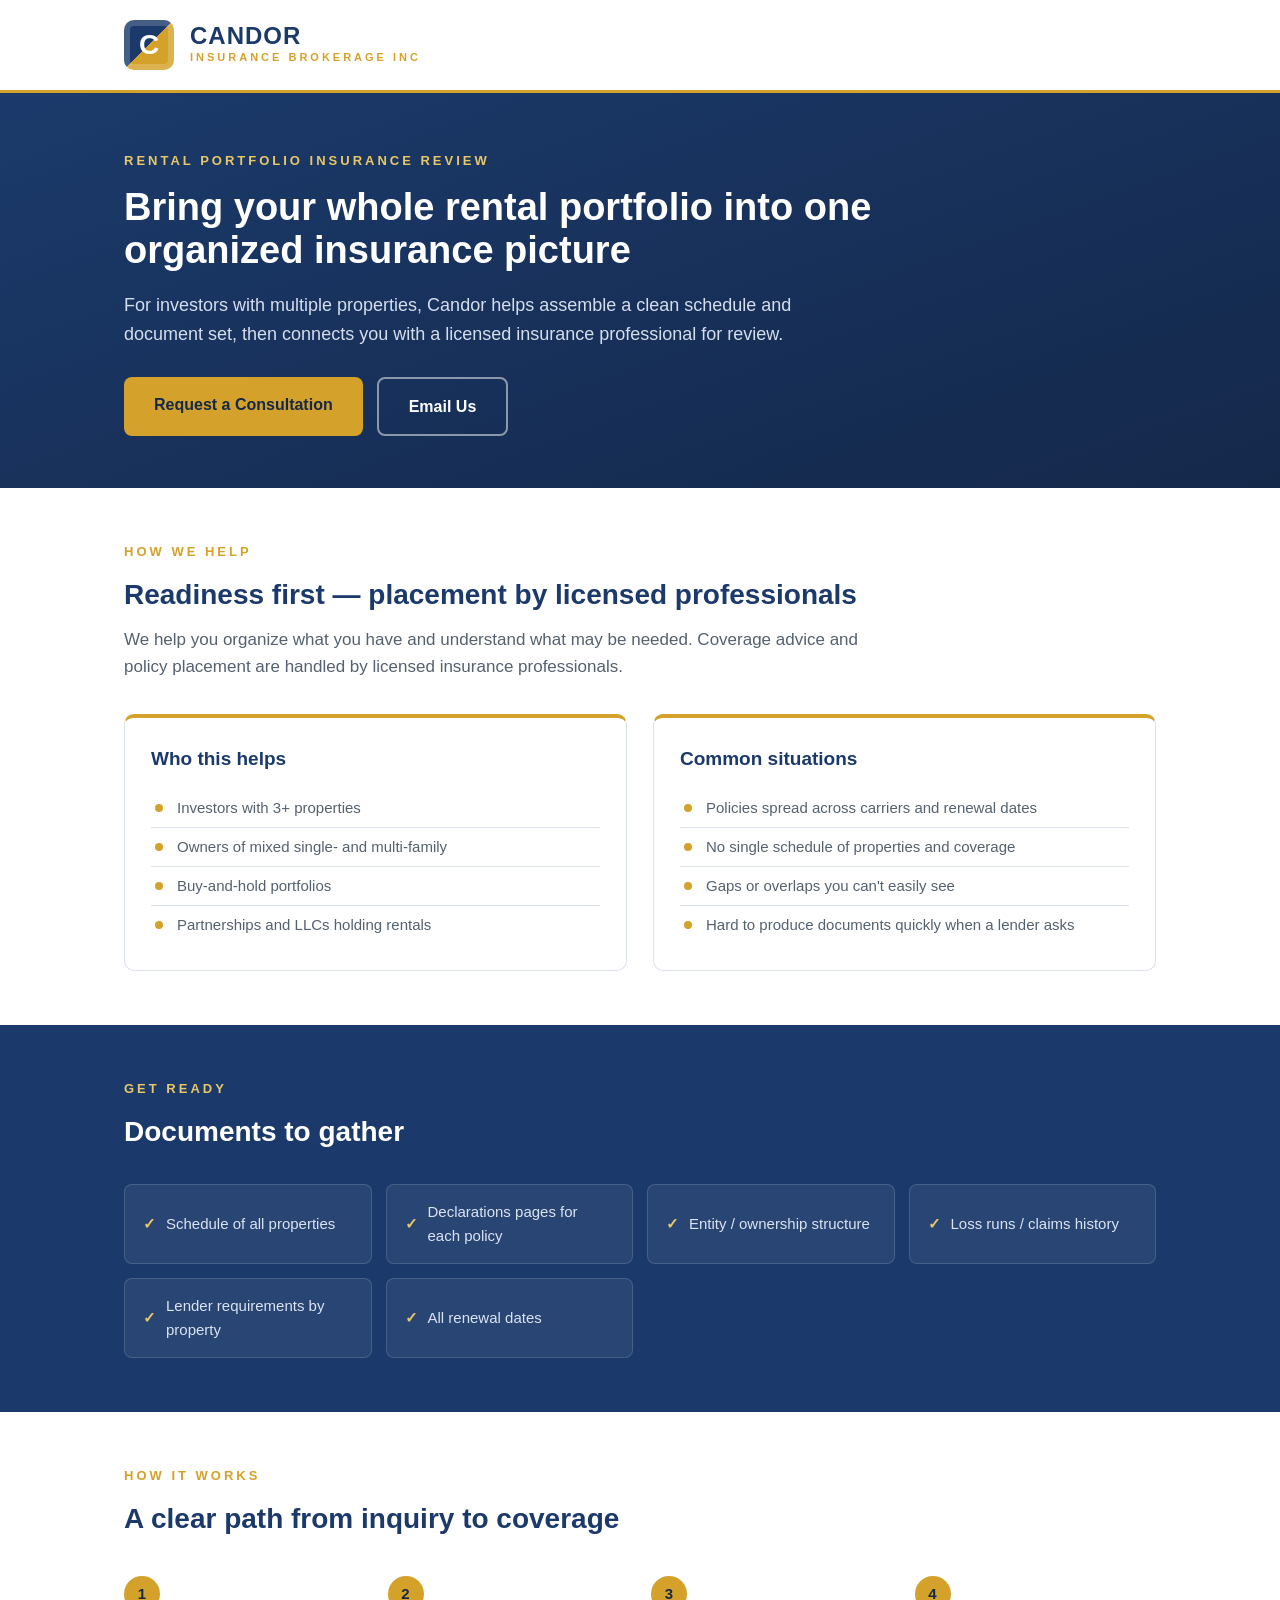
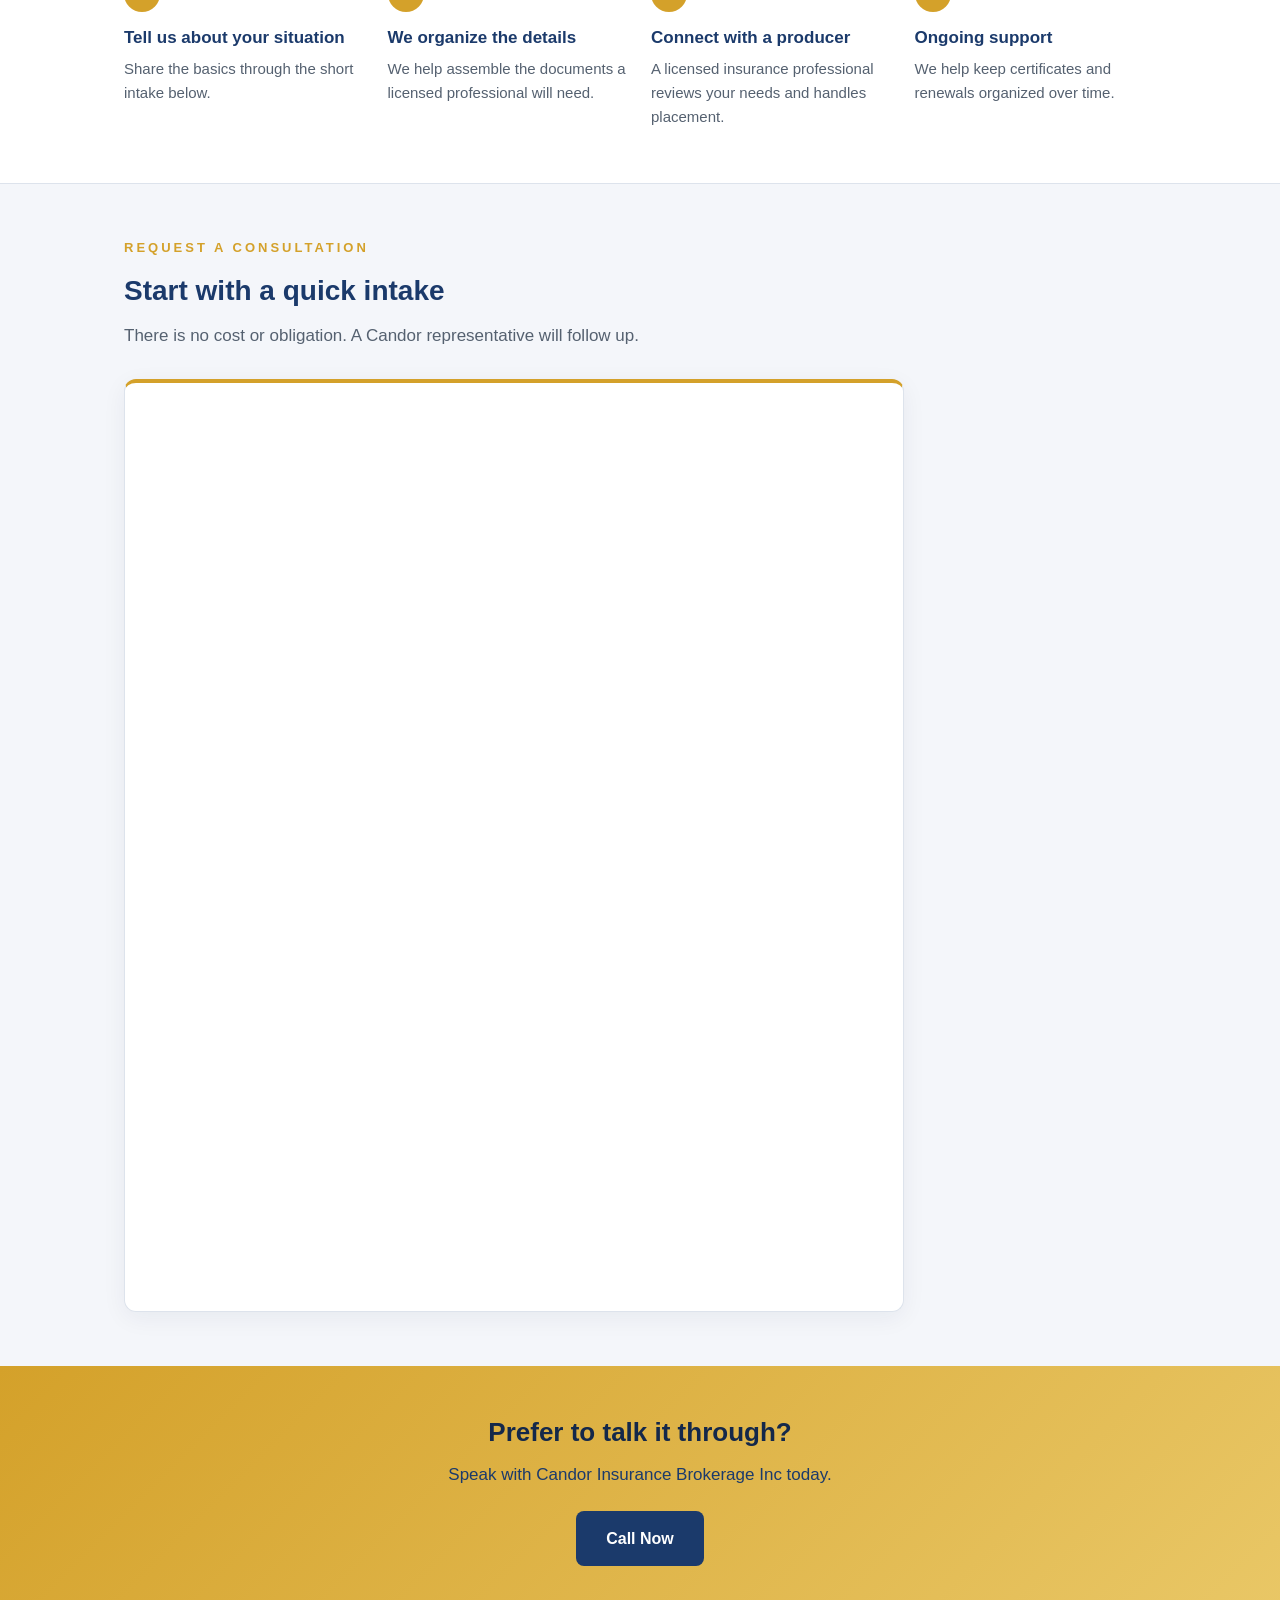
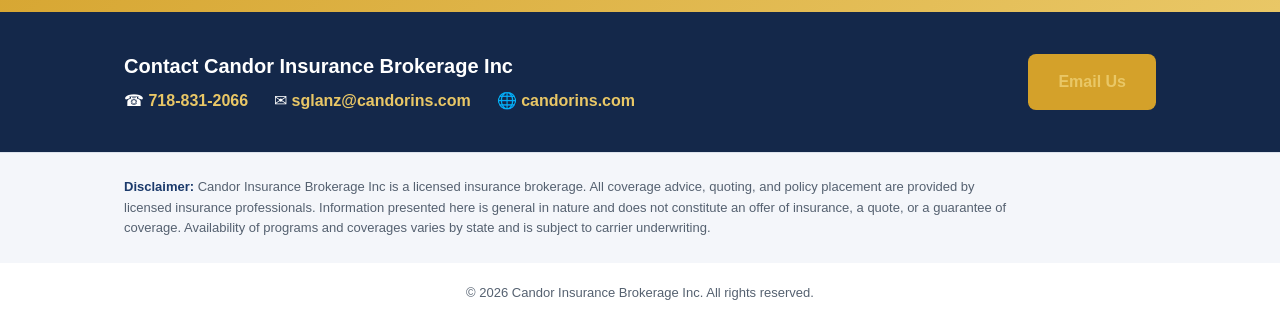
<file: rental-portfolio-review.html>
<!DOCTYPE html>
<html lang="en">
<head>
<meta charset="UTF-8">
<meta name="viewport" content="width=device-width, initial-scale=1.0">
<title>Rental Portfolio Insurance Review — Candor Insurance Brokerage Inc</title>
<link rel="stylesheet" href="candor-styles.css">

<!-- ============================================================
     SETUP — replace these two placeholders (see setup-sheet):
       GOOGLE_FORM_BASE   -> your form's /viewform URL
       SOURCE_ENTRY_ID    -> entry.XXXXXXX for the "Source Code" question
     This page's source code: SRC-RE   |   channel: portfolio
     ============================================================ -->
</head>
<body>

<header>
  <div class="wrap brand">
    <div class="mark">C</div>
    <div class="brand-text">
      <div class="name">CANDOR</div>
      <div class="sub">Insurance Brokerage Inc</div>
    </div>
  </div>
</header>

<section class="hero">
  <div class="wrap">
    <div class="eyebrow-h">Rental Portfolio Insurance Review</div>
    <h1>Bring your whole rental portfolio into one organized insurance picture</h1>
    <p class="lead">For investors with multiple properties, Candor helps assemble a clean schedule and document set, then connects you with a licensed insurance professional for review.</p>
    <div class="cta-row">
      <a class="btn btn-gold" href="#intake">Request a Consultation</a>
      <a class="btn btn-ghost" id="emailBtn" href="#">Email Us</a>
    </div>
  </div>
</section>

<section class="block">
  <div class="wrap">
    <div class="eyebrow">How we help</div>
    <h2 class="title">Readiness first — placement by licensed professionals</h2>
    <p class="sub">We help you organize what you have and understand what may be needed. Coverage advice and policy placement are handled by licensed insurance professionals.</p>
    <div class="two-col">
      <div class="info-card">
        <h3>Who this helps</h3>
        <ul><li>Investors with 3+ properties</li><li>Owners of mixed single- and multi-family</li><li>Buy-and-hold portfolios</li><li>Partnerships and LLCs holding rentals</li></ul>
      </div>
      <div class="info-card">
        <h3>Common situations</h3>
        <ul><li>Policies spread across carriers and renewal dates</li><li>No single schedule of properties and coverage</li><li>Gaps or overlaps you can&#x27;t easily see</li><li>Hard to produce documents quickly when a lender asks</li></ul>
      </div>
    </div>
  </div>
</section>

<section class="block docs">
  <div class="wrap">
    <div class="eyebrow">Get Ready</div>
    <h2 class="title">Documents to gather</h2>
    <div class="doc-grid"><div class="doc"><span class="chk">&#10003;</span>Schedule of all properties</div><div class="doc"><span class="chk">&#10003;</span>Declarations pages for each policy</div><div class="doc"><span class="chk">&#10003;</span>Entity / ownership structure</div><div class="doc"><span class="chk">&#10003;</span>Loss runs / claims history</div><div class="doc"><span class="chk">&#10003;</span>Lender requirements by property</div><div class="doc"><span class="chk">&#10003;</span>All renewal dates</div></div>
  </div>
</section>

<section class="block">
  <div class="wrap">
    <div class="eyebrow">How It Works</div>
    <h2 class="title">A clear path from inquiry to coverage</h2>
    <div class="steps">
      <div class="step"><div class="num">1</div><h3>Tell us about your situation</h3><p>Share the basics through the short intake below.</p></div>
      <div class="step"><div class="num">2</div><h3>We organize the details</h3><p>We help assemble the documents a licensed professional will need.</p></div>
      <div class="step"><div class="num">3</div><h3>Connect with a producer</h3><p>A licensed insurance professional reviews your needs and handles placement.</p></div>
      <div class="step"><div class="num">4</div><h3>Ongoing support</h3><p>We help keep certificates and renewals organized over time.</p></div>
    </div>
  </div>
</section>

<section class="block form-section" id="intake">
  <div class="wrap">
    <div class="eyebrow">Request a Consultation</div>
    <h2 class="title">Start with a quick intake</h2>
    <p class="sub">There is no cost or obligation. A Candor representative will follow up.</p>
    <div class="form-shell">
      <div class="form-fallback" id="formFallback">
        <p><strong>Setup pending:</strong> paste your Google Form URL and source-entry ID into this page (see the setup sheet). Once added, the intake form appears here automatically, pre-tagged <strong>SRC-RE</strong>.</p>
        <a class="btn btn-gold" id="formOpenBtn" href="#" target="_blank" rel="noopener">Open Intake Form</a>
      </div>
      <iframe id="formFrame" title="Candor intake form" loading="lazy" style="display:none;">Loading…</iframe>
    </div>
  </div>
</section>

<section class="cta-band">
  <div class="wrap">
    <h2>Prefer to talk it through?</h2>
    <p>Speak with Candor Insurance Brokerage Inc today.</p>
    <a class="btn btn-dark" id="callBtn" href="#">Call Now</a>
  </div>
</section>

<section class="contact" id="contact">
  <div class="wrap contact-inner">
    <div>
      <h3>Contact Candor Insurance Brokerage Inc</h3>
      <div class="lines">
        <span>&#9742; <a id="phoneLink" href="#">718-831-2066</a></span>
        <span>&#9993; <a id="emailLink" href="#">sglanz@candorins.com</a></span>
        <span>&#127760; <a href="https://candorins.com">candorins.com</a></span>
      </div>
    </div>
    <a class="btn btn-gold" id="contactEmailBtn" href="#">Email Us</a>
  </div>
</section>

<div class="disclaimer">
  <div class="wrap">
    <p><strong>Disclaimer:</strong> Candor Insurance Brokerage Inc is a licensed insurance brokerage. All coverage advice, quoting, and policy placement are provided by licensed insurance professionals. Information presented here is general in nature and does not constitute an offer of insurance, a quote, or a guarantee of coverage. Availability of programs and coverages varies by state and is subject to carrier underwriting.</p>
  </div>
</div>

<footer><div class="wrap">&copy; 2026 Candor Insurance Brokerage Inc. All rights reserved.</div></footer>

<script>
/* ==== CONFIG — replace the two placeholders below ============= */
  var GOOGLE_FORM_BASE = "https://docs.google.com/forms/d/e/1FAIpQLSeY2O0g4kaTsUV4OUA621F75n2PLL4nJnn1pH4jyuJKE9QY6g/viewform";   // e.g. https://docs.google.com/forms/d/e/XXXX/viewform
  var SOURCE_ENTRY_ID  = "entry.1769792198";    // e.g. entry.1234567890
/* ============================================================= */

  var SOURCE_CODE  = "SRC-RE";
  var CHANNEL      = "portfolio";
  var CANDOR_EMAIL = "sglanz@candorins.com";
  var PHONE_DIAL   = "7188312066";   // swap to Google Voice bootstrap number when ready

  // Allow a URL override (?ref=... or ?utm_campaign=...) but default to this page's code
  function qp(n){ var m=new RegExp('[?&]'+n+'=([^&]*)').exec(window.location.search); return m?decodeURIComponent(m[1].replace(/\+/g,' ')):''; }
  var effectiveCode = qp('utm_campaign') || qp('ref') || SOURCE_CODE;

  // Build the prefilled Google Form URL that stamps the hidden Source Code question
  function buildFormUrl(embed){
    if (GOOGLE_FORM_BASE.indexOf('GOOGLE_FORM_BASE') !== -1) return null;
    var url = GOOGLE_FORM_BASE
      + (GOOGLE_FORM_BASE.indexOf('?')>-1 ? '&' : '?')
      + encodeURIComponent(SOURCE_ENTRY_ID) + '=' + encodeURIComponent(effectiveCode);
    if (embed) url += '&embedded=true';
    return url;
  }

  var openUrl  = buildFormUrl(false);
  var embedUrl = buildFormUrl(true);

  if (embedUrl) {
    var frame = document.getElementById('formFrame');
    var fb    = document.getElementById('formFallback');
    frame.src = embedUrl;
    frame.style.display = 'block';
    fb.style.display = 'none';
  } else {
    // keep fallback button pointed at nothing harmful
    document.getElementById('formOpenBtn').addEventListener('click', function(e){
      e.preventDefault();
      alert('Setup note: add your Google Form URL and source-entry ID at the top of this page\'s script.');
    });
  }
  if (openUrl) document.getElementById('formOpenBtn').setAttribute('href', openUrl);

  // Tracked mailto — source code visible in the subject line
  var subject = encodeURIComponent('Insurance Inquiry [' + effectiveCode + ']');
  var body = encodeURIComponent('Source: cib / ' + CHANNEL + ' / ' + effectiveCode + '\nPage: ' + window.location.href + '\n\nPlease tell us about your business:\n');
  var mailto = 'mailto:' + CANDOR_EMAIL + '?subject=' + subject + '&body=' + body;
  ['emailBtn','emailLink','contactEmailBtn'].forEach(function(id){ var el=document.getElementById(id); if(el) el.setAttribute('href', mailto); });

  // Tracked phone
  ['phoneLink','callBtn'].forEach(function(id){ var el=document.getElementById(id); if(el) el.setAttribute('href','tel:'+PHONE_DIAL); });
</script>

</body>
</html>
</file>
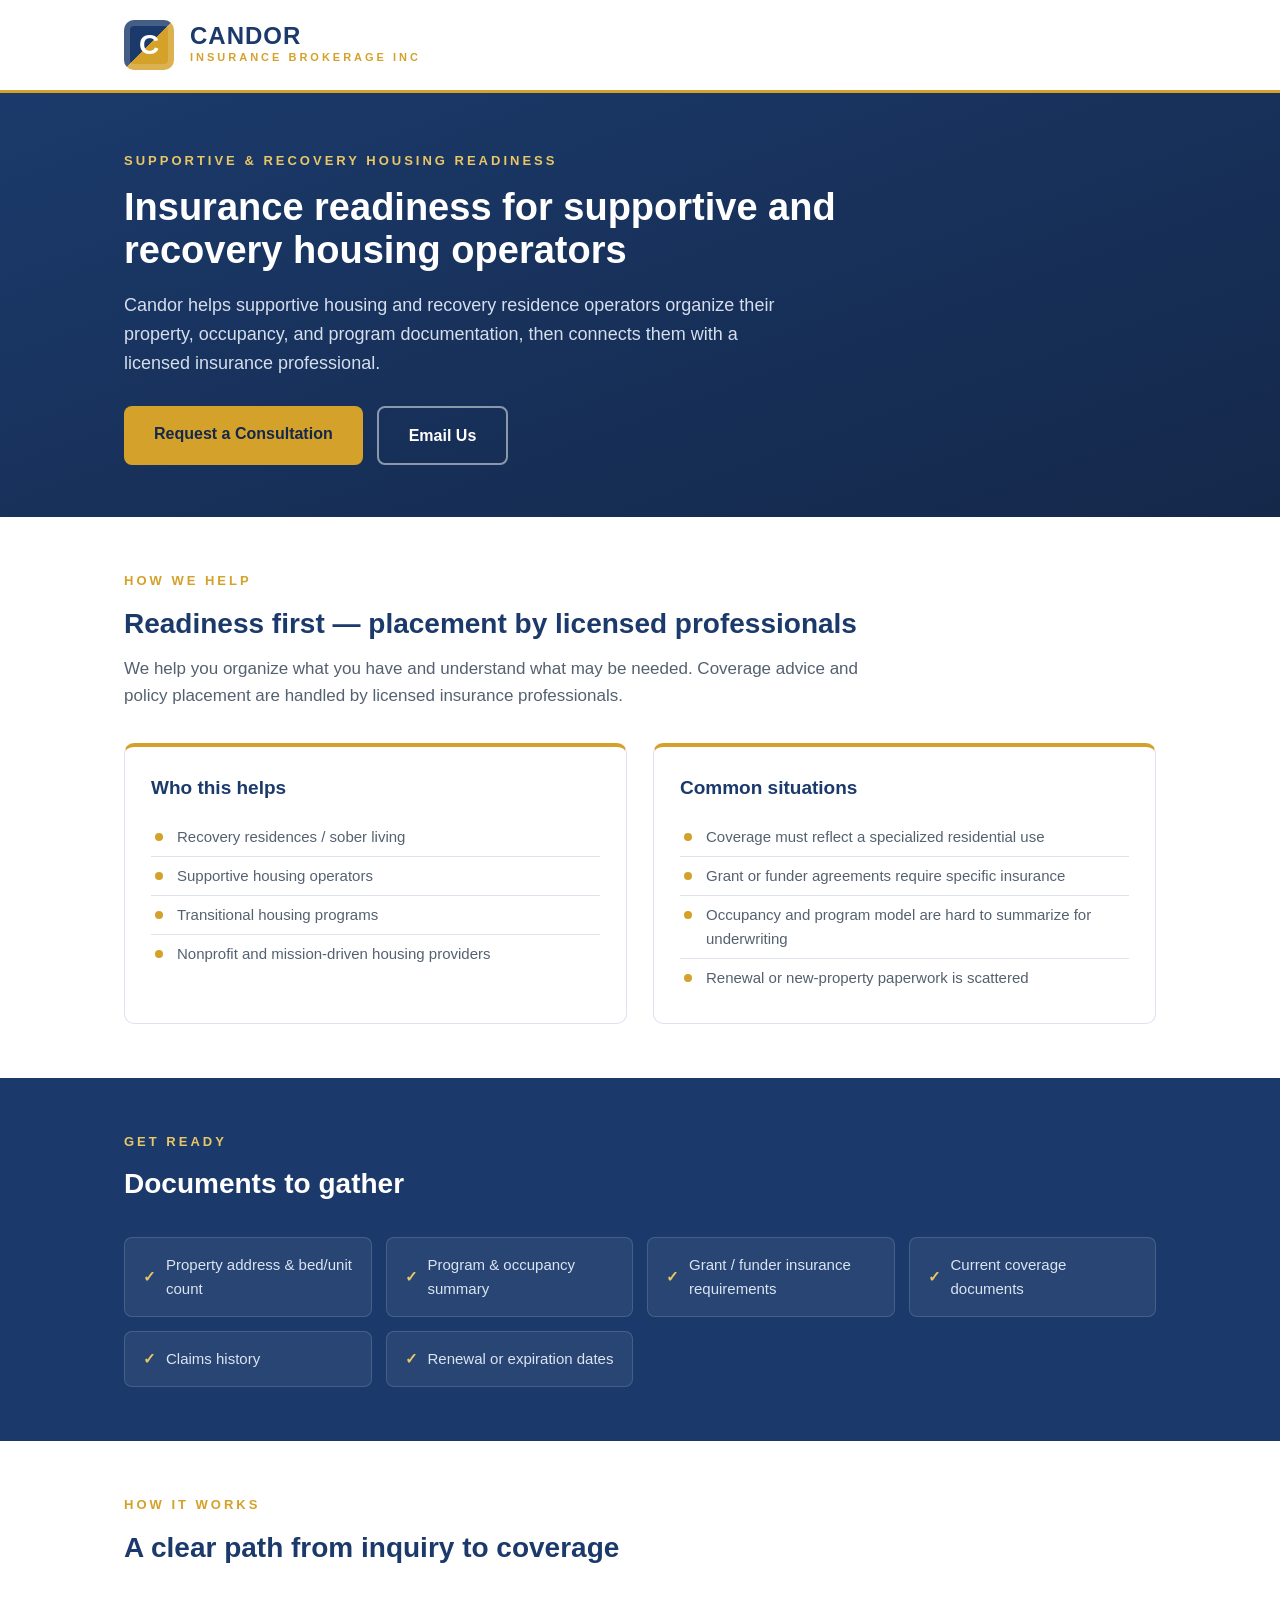
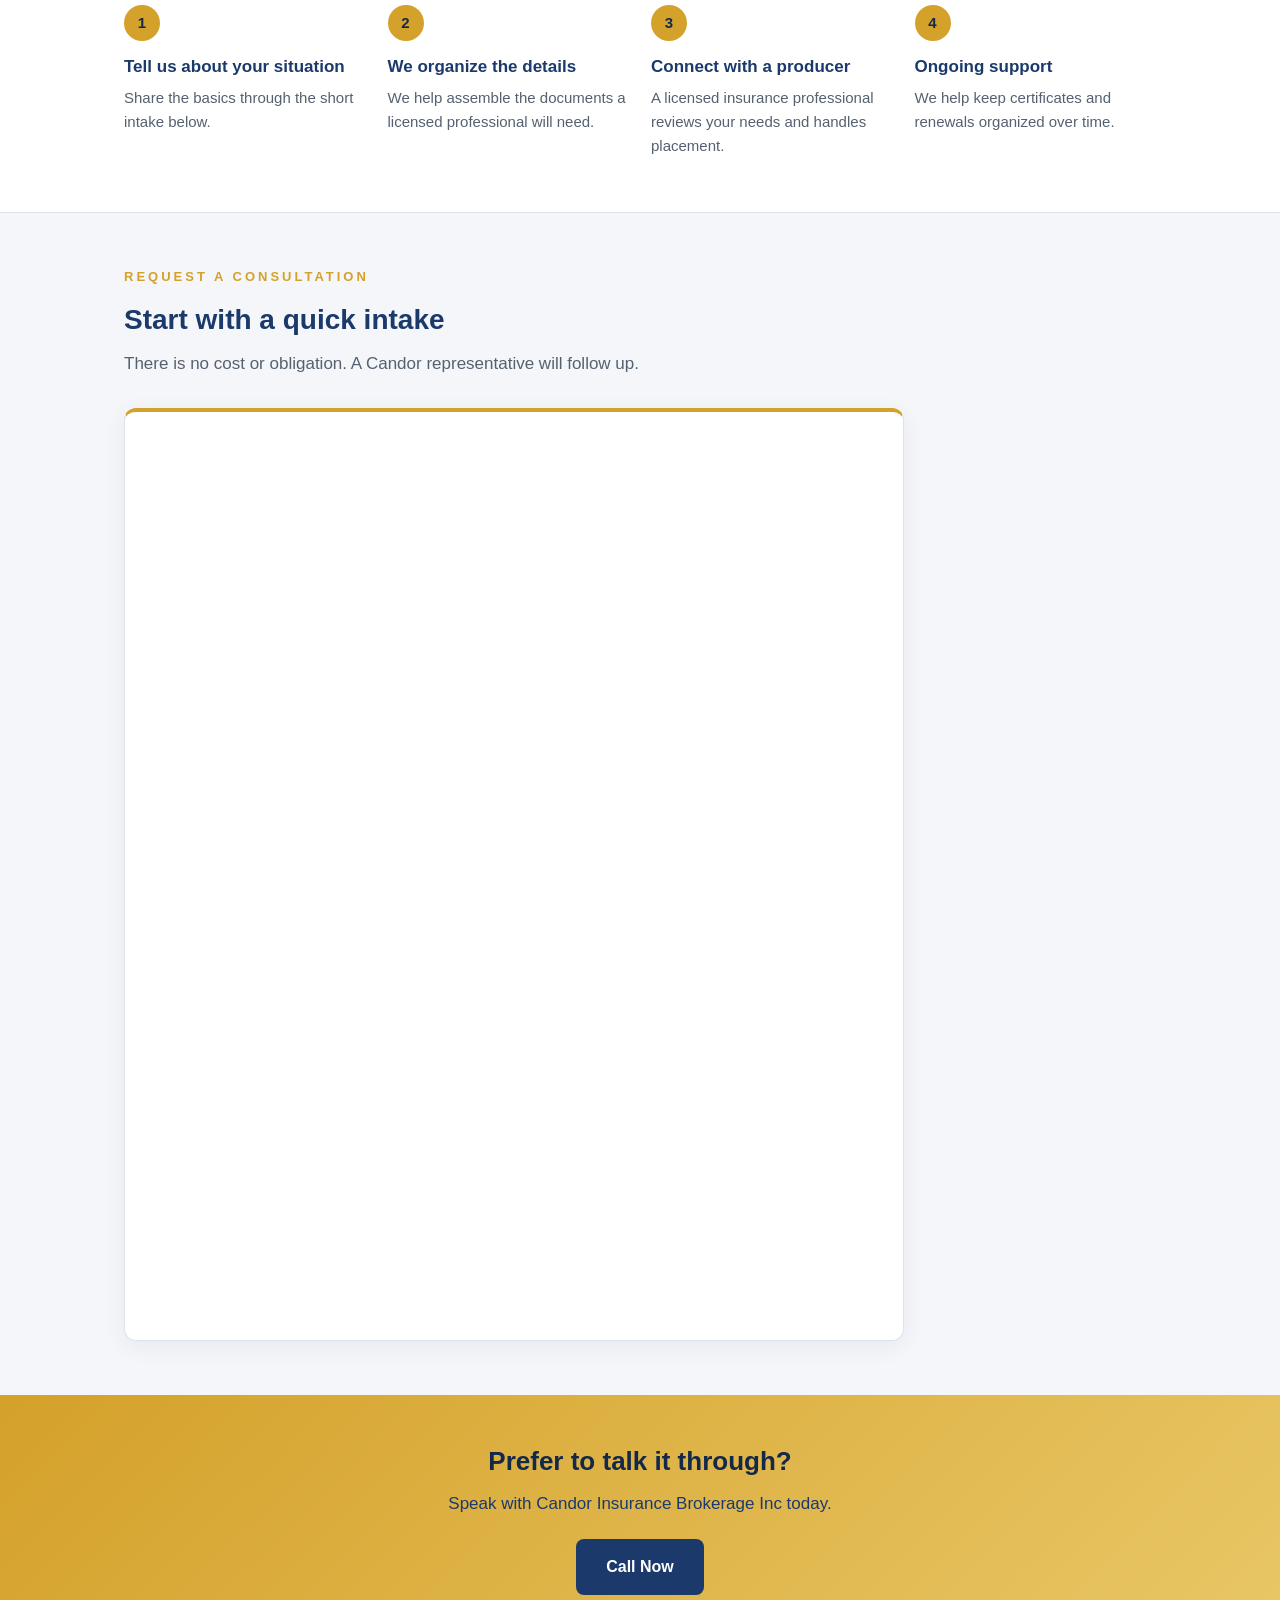
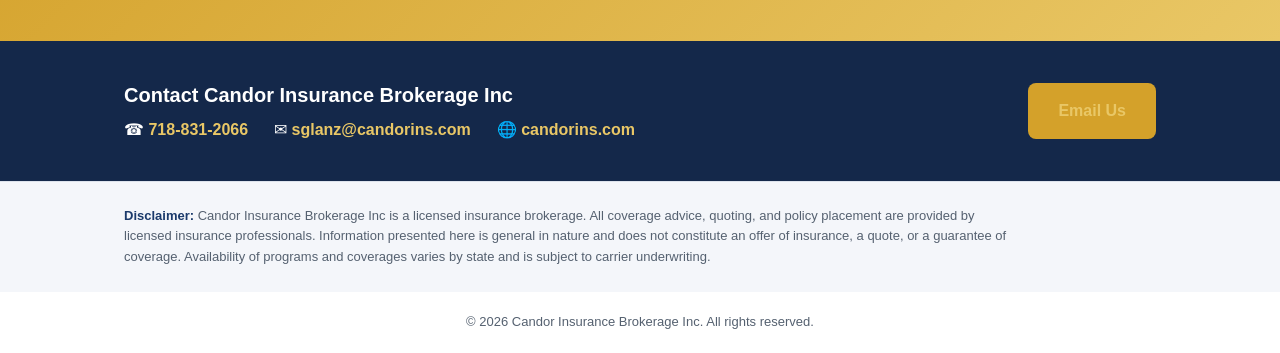
<file: supportive-recovery-housing.html>
<!DOCTYPE html>
<html lang="en">
<head>
<meta charset="UTF-8">
<meta name="viewport" content="width=device-width, initial-scale=1.0">
<title>Supportive &amp; Recovery Housing Readiness — Candor Insurance Brokerage Inc</title>
<link rel="stylesheet" href="candor-styles.css">

<!-- ============================================================
     SETUP — replace these two placeholders (see setup-sheet):
       GOOGLE_FORM_BASE   -> your form's /viewform URL
       SOURCE_ENTRY_ID    -> entry.XXXXXXX for the "Source Code" question
     This page's source code: SRC-HC   |   channel: supportive
     ============================================================ -->
</head>
<body>

<header>
  <div class="wrap brand">
    <div class="mark">C</div>
    <div class="brand-text">
      <div class="name">CANDOR</div>
      <div class="sub">Insurance Brokerage Inc</div>
    </div>
  </div>
</header>

<section class="hero">
  <div class="wrap">
    <div class="eyebrow-h">Supportive &amp; Recovery Housing Readiness</div>
    <h1>Insurance readiness for supportive and recovery housing operators</h1>
    <p class="lead">Candor helps supportive housing and recovery residence operators organize their property, occupancy, and program documentation, then connects them with a licensed insurance professional.</p>
    <div class="cta-row">
      <a class="btn btn-gold" href="#intake">Request a Consultation</a>
      <a class="btn btn-ghost" id="emailBtn" href="#">Email Us</a>
    </div>
  </div>
</section>

<section class="block">
  <div class="wrap">
    <div class="eyebrow">How we help</div>
    <h2 class="title">Readiness first — placement by licensed professionals</h2>
    <p class="sub">We help you organize what you have and understand what may be needed. Coverage advice and policy placement are handled by licensed insurance professionals.</p>
    <div class="two-col">
      <div class="info-card">
        <h3>Who this helps</h3>
        <ul><li>Recovery residences / sober living</li><li>Supportive housing operators</li><li>Transitional housing programs</li><li>Nonprofit and mission-driven housing providers</li></ul>
      </div>
      <div class="info-card">
        <h3>Common situations</h3>
        <ul><li>Coverage must reflect a specialized residential use</li><li>Grant or funder agreements require specific insurance</li><li>Occupancy and program model are hard to summarize for underwriting</li><li>Renewal or new-property paperwork is scattered</li></ul>
      </div>
    </div>
  </div>
</section>

<section class="block docs">
  <div class="wrap">
    <div class="eyebrow">Get Ready</div>
    <h2 class="title">Documents to gather</h2>
    <div class="doc-grid"><div class="doc"><span class="chk">&#10003;</span>Property address &amp; bed/unit count</div><div class="doc"><span class="chk">&#10003;</span>Program &amp; occupancy summary</div><div class="doc"><span class="chk">&#10003;</span>Grant / funder insurance requirements</div><div class="doc"><span class="chk">&#10003;</span>Current coverage documents</div><div class="doc"><span class="chk">&#10003;</span>Claims history</div><div class="doc"><span class="chk">&#10003;</span>Renewal or expiration dates</div></div>
  </div>
</section>

<section class="block">
  <div class="wrap">
    <div class="eyebrow">How It Works</div>
    <h2 class="title">A clear path from inquiry to coverage</h2>
    <div class="steps">
      <div class="step"><div class="num">1</div><h3>Tell us about your situation</h3><p>Share the basics through the short intake below.</p></div>
      <div class="step"><div class="num">2</div><h3>We organize the details</h3><p>We help assemble the documents a licensed professional will need.</p></div>
      <div class="step"><div class="num">3</div><h3>Connect with a producer</h3><p>A licensed insurance professional reviews your needs and handles placement.</p></div>
      <div class="step"><div class="num">4</div><h3>Ongoing support</h3><p>We help keep certificates and renewals organized over time.</p></div>
    </div>
  </div>
</section>

<section class="block form-section" id="intake">
  <div class="wrap">
    <div class="eyebrow">Request a Consultation</div>
    <h2 class="title">Start with a quick intake</h2>
    <p class="sub">There is no cost or obligation. A Candor representative will follow up.</p>
    <div class="form-shell">
      <div class="form-fallback" id="formFallback">
        <p><strong>Setup pending:</strong> paste your Google Form URL and source-entry ID into this page (see the setup sheet). Once added, the intake form appears here automatically, pre-tagged <strong>SRC-HC</strong>.</p>
        <a class="btn btn-gold" id="formOpenBtn" href="#" target="_blank" rel="noopener">Open Intake Form</a>
      </div>
      <iframe id="formFrame" title="Candor intake form" loading="lazy" style="display:none;">Loading…</iframe>
    </div>
  </div>
</section>

<section class="cta-band">
  <div class="wrap">
    <h2>Prefer to talk it through?</h2>
    <p>Speak with Candor Insurance Brokerage Inc today.</p>
    <a class="btn btn-dark" id="callBtn" href="#">Call Now</a>
  </div>
</section>

<section class="contact" id="contact">
  <div class="wrap contact-inner">
    <div>
      <h3>Contact Candor Insurance Brokerage Inc</h3>
      <div class="lines">
        <span>&#9742; <a id="phoneLink" href="#">718-831-2066</a></span>
        <span>&#9993; <a id="emailLink" href="#">sglanz@candorins.com</a></span>
        <span>&#127760; <a href="https://candorins.com">candorins.com</a></span>
      </div>
    </div>
    <a class="btn btn-gold" id="contactEmailBtn" href="#">Email Us</a>
  </div>
</section>

<div class="disclaimer">
  <div class="wrap">
    <p><strong>Disclaimer:</strong> Candor Insurance Brokerage Inc is a licensed insurance brokerage. All coverage advice, quoting, and policy placement are provided by licensed insurance professionals. Information presented here is general in nature and does not constitute an offer of insurance, a quote, or a guarantee of coverage. Availability of programs and coverages varies by state and is subject to carrier underwriting.</p>
  </div>
</div>

<footer><div class="wrap">&copy; 2026 Candor Insurance Brokerage Inc. All rights reserved.</div></footer>

<script>
/* ==== CONFIG — replace the two placeholders below ============= */
  var GOOGLE_FORM_BASE = "https://docs.google.com/forms/d/e/1FAIpQLSeY2O0g4kaTsUV4OUA621F75n2PLL4nJnn1pH4jyuJKE9QY6g/viewform";   // e.g. https://docs.google.com/forms/d/e/XXXX/viewform
  var SOURCE_ENTRY_ID  = "entry.1769792198";    // e.g. entry.1234567890
/* ============================================================= */

  var SOURCE_CODE  = "SRC-HC";
  var CHANNEL      = "supportive";
  var CANDOR_EMAIL = "sglanz@candorins.com";
  var PHONE_DIAL   = "7188312066";   // swap to Google Voice bootstrap number when ready

  // Allow a URL override (?ref=... or ?utm_campaign=...) but default to this page's code
  function qp(n){ var m=new RegExp('[?&]'+n+'=([^&]*)').exec(window.location.search); return m?decodeURIComponent(m[1].replace(/\+/g,' ')):''; }
  var effectiveCode = qp('utm_campaign') || qp('ref') || SOURCE_CODE;

  // Build the prefilled Google Form URL that stamps the hidden Source Code question
  function buildFormUrl(embed){
    if (GOOGLE_FORM_BASE.indexOf('GOOGLE_FORM_BASE') !== -1) return null;
    var url = GOOGLE_FORM_BASE
      + (GOOGLE_FORM_BASE.indexOf('?')>-1 ? '&' : '?')
      + encodeURIComponent(SOURCE_ENTRY_ID) + '=' + encodeURIComponent(effectiveCode);
    if (embed) url += '&embedded=true';
    return url;
  }

  var openUrl  = buildFormUrl(false);
  var embedUrl = buildFormUrl(true);

  if (embedUrl) {
    var frame = document.getElementById('formFrame');
    var fb    = document.getElementById('formFallback');
    frame.src = embedUrl;
    frame.style.display = 'block';
    fb.style.display = 'none';
  } else {
    // keep fallback button pointed at nothing harmful
    document.getElementById('formOpenBtn').addEventListener('click', function(e){
      e.preventDefault();
      alert('Setup note: add your Google Form URL and source-entry ID at the top of this page\'s script.');
    });
  }
  if (openUrl) document.getElementById('formOpenBtn').setAttribute('href', openUrl);

  // Tracked mailto — source code visible in the subject line
  var subject = encodeURIComponent('Insurance Inquiry [' + effectiveCode + ']');
  var body = encodeURIComponent('Source: cib / ' + CHANNEL + ' / ' + effectiveCode + '\nPage: ' + window.location.href + '\n\nPlease tell us about your business:\n');
  var mailto = 'mailto:' + CANDOR_EMAIL + '?subject=' + subject + '&body=' + body;
  ['emailBtn','emailLink','contactEmailBtn'].forEach(function(id){ var el=document.getElementById(id); if(el) el.setAttribute('href', mailto); });

  // Tracked phone
  ['phoneLink','callBtn'].forEach(function(id){ var el=document.getElementById(id); if(el) el.setAttribute('href','tel:'+PHONE_DIAL); });
</script>

</body>
</html>
</file>
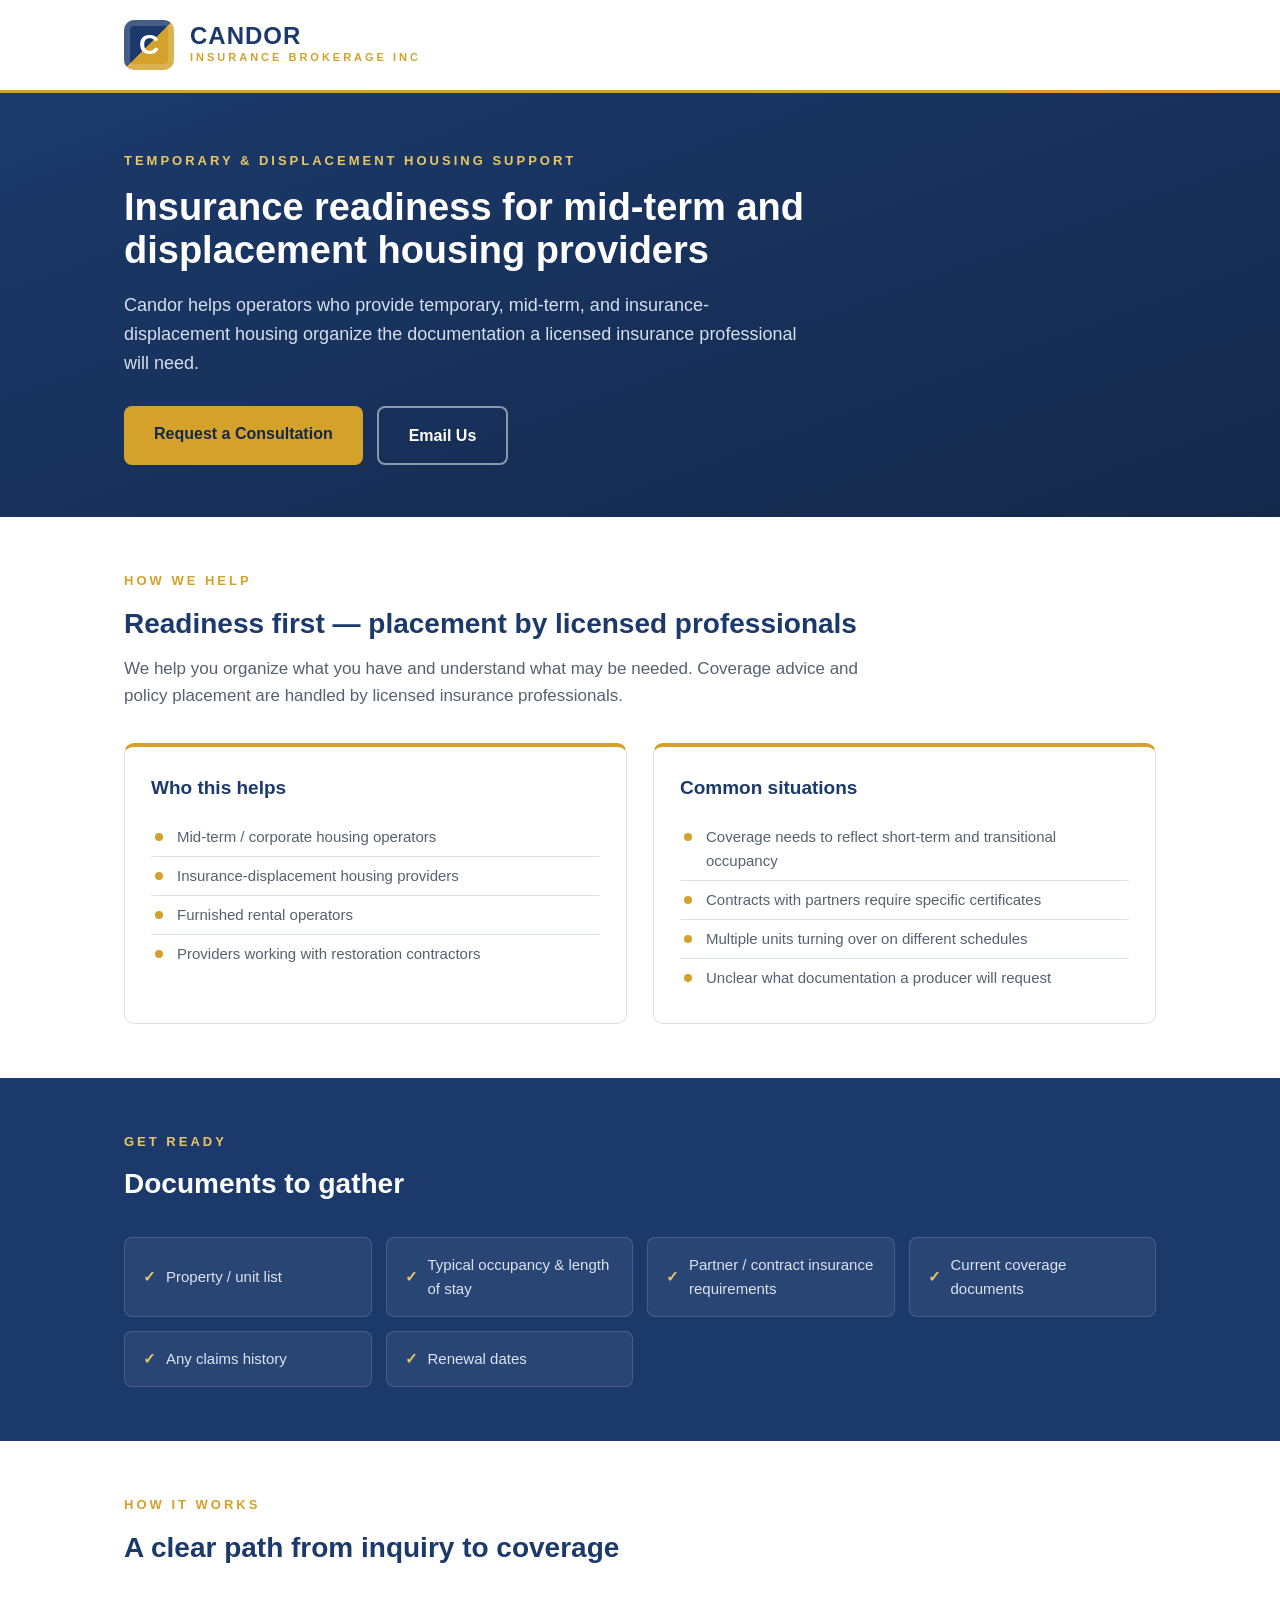
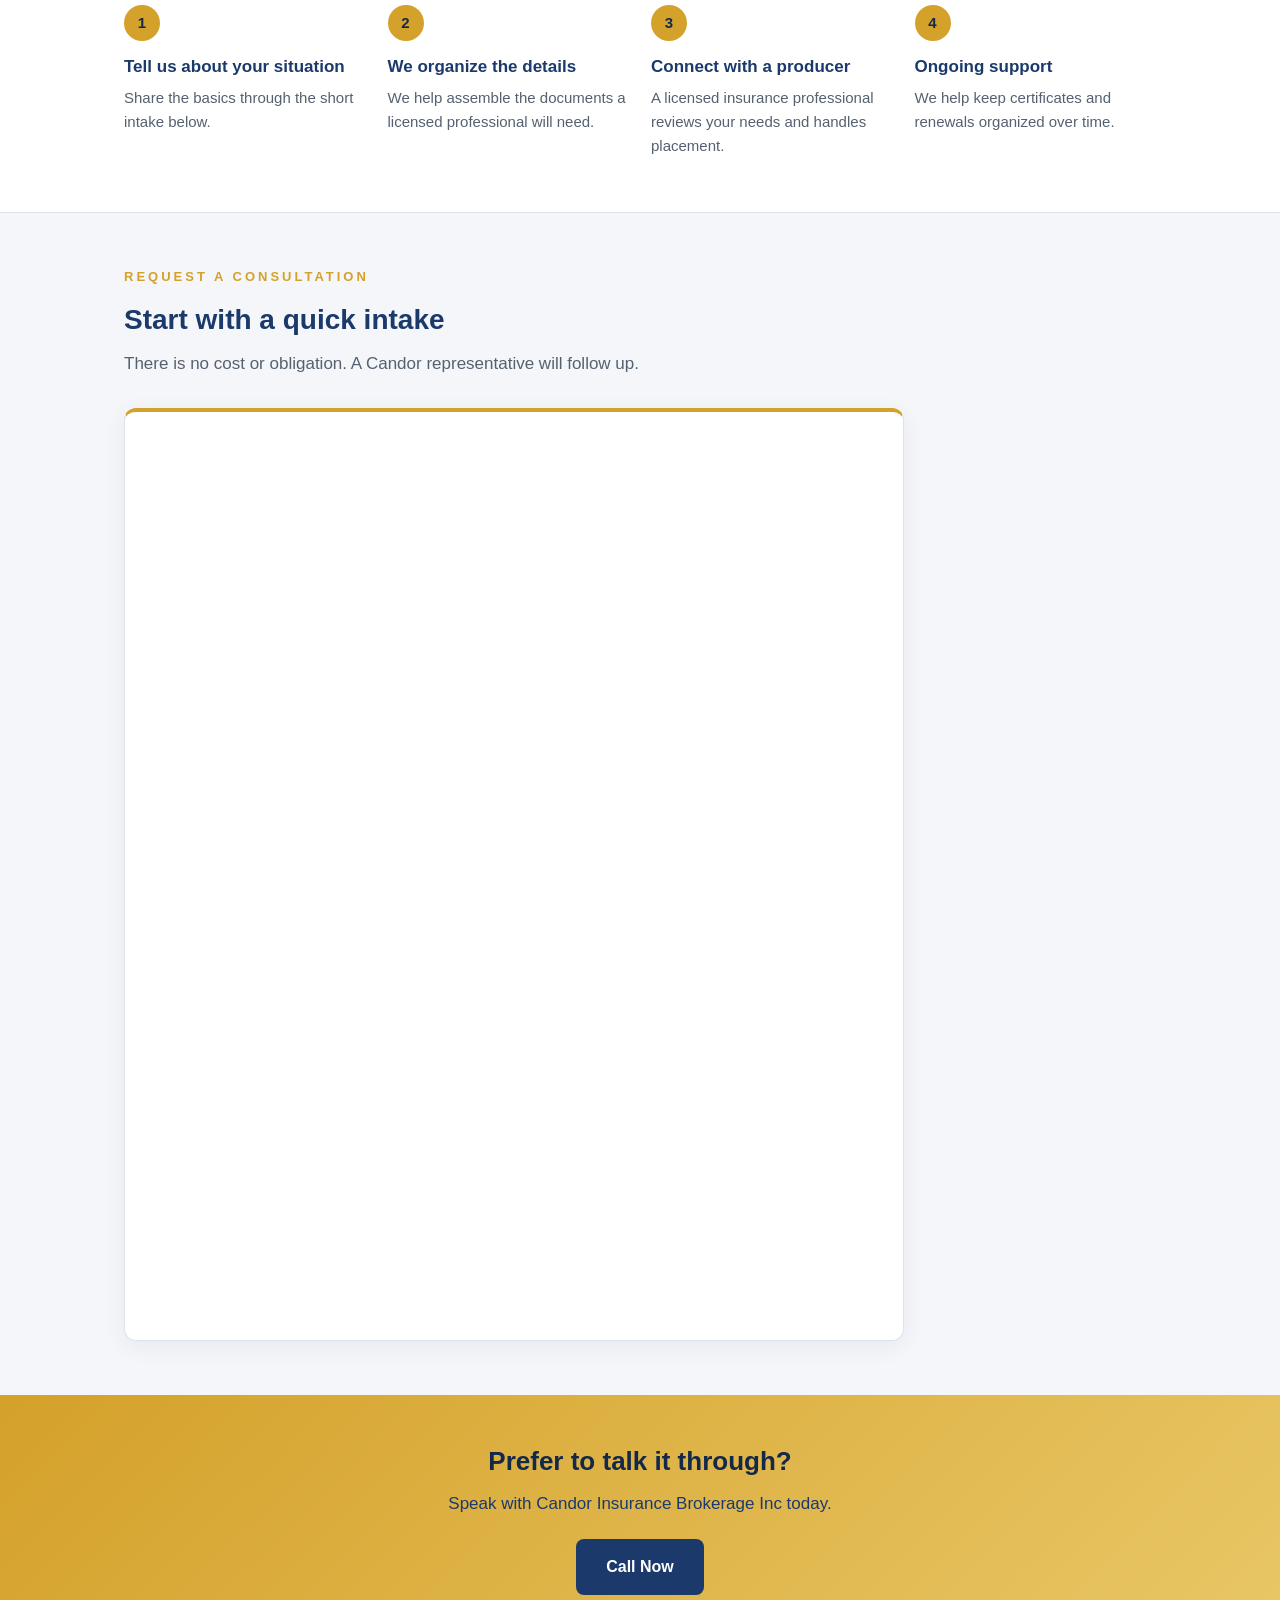
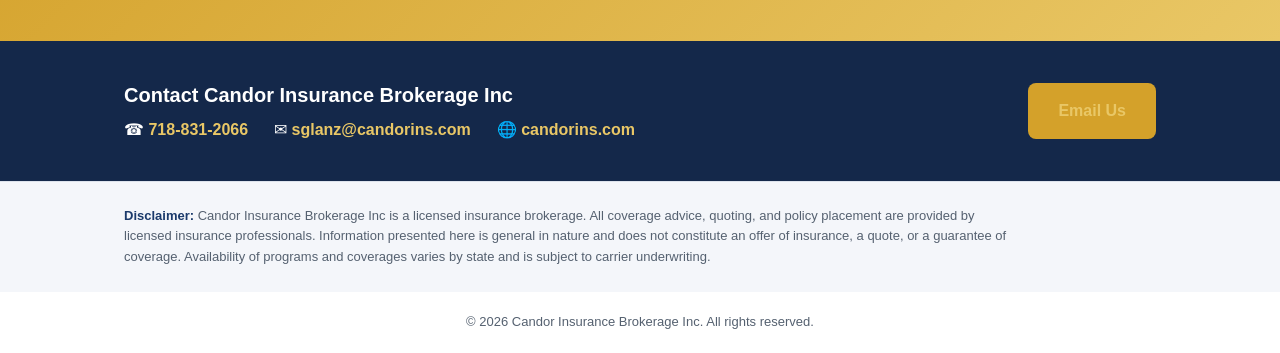
<file: temporary-displacement-housing.html>
<!DOCTYPE html>
<html lang="en">
<head>
<meta charset="UTF-8">
<meta name="viewport" content="width=device-width, initial-scale=1.0">
<title>Temporary &amp; Displacement Housing Support — Candor Insurance Brokerage Inc</title>
<link rel="stylesheet" href="candor-styles.css">

<!-- ============================================================
     SETUP — replace these two placeholders (see setup-sheet):
       GOOGLE_FORM_BASE   -> your form's /viewform URL
       SOURCE_ENTRY_ID    -> entry.XXXXXXX for the "Source Code" question
     This page's source code: SRC-SPEC   |   channel: displacement
     ============================================================ -->
</head>
<body>

<header>
  <div class="wrap brand">
    <div class="mark">C</div>
    <div class="brand-text">
      <div class="name">CANDOR</div>
      <div class="sub">Insurance Brokerage Inc</div>
    </div>
  </div>
</header>

<section class="hero">
  <div class="wrap">
    <div class="eyebrow-h">Temporary &amp; Displacement Housing Support</div>
    <h1>Insurance readiness for mid-term and displacement housing providers</h1>
    <p class="lead">Candor helps operators who provide temporary, mid-term, and insurance-displacement housing organize the documentation a licensed insurance professional will need.</p>
    <div class="cta-row">
      <a class="btn btn-gold" href="#intake">Request a Consultation</a>
      <a class="btn btn-ghost" id="emailBtn" href="#">Email Us</a>
    </div>
  </div>
</section>

<section class="block">
  <div class="wrap">
    <div class="eyebrow">How we help</div>
    <h2 class="title">Readiness first — placement by licensed professionals</h2>
    <p class="sub">We help you organize what you have and understand what may be needed. Coverage advice and policy placement are handled by licensed insurance professionals.</p>
    <div class="two-col">
      <div class="info-card">
        <h3>Who this helps</h3>
        <ul><li>Mid-term / corporate housing operators</li><li>Insurance-displacement housing providers</li><li>Furnished rental operators</li><li>Providers working with restoration contractors</li></ul>
      </div>
      <div class="info-card">
        <h3>Common situations</h3>
        <ul><li>Coverage needs to reflect short-term and transitional occupancy</li><li>Contracts with partners require specific certificates</li><li>Multiple units turning over on different schedules</li><li>Unclear what documentation a producer will request</li></ul>
      </div>
    </div>
  </div>
</section>

<section class="block docs">
  <div class="wrap">
    <div class="eyebrow">Get Ready</div>
    <h2 class="title">Documents to gather</h2>
    <div class="doc-grid"><div class="doc"><span class="chk">&#10003;</span>Property / unit list</div><div class="doc"><span class="chk">&#10003;</span>Typical occupancy &amp; length of stay</div><div class="doc"><span class="chk">&#10003;</span>Partner / contract insurance requirements</div><div class="doc"><span class="chk">&#10003;</span>Current coverage documents</div><div class="doc"><span class="chk">&#10003;</span>Any claims history</div><div class="doc"><span class="chk">&#10003;</span>Renewal dates</div></div>
  </div>
</section>

<section class="block">
  <div class="wrap">
    <div class="eyebrow">How It Works</div>
    <h2 class="title">A clear path from inquiry to coverage</h2>
    <div class="steps">
      <div class="step"><div class="num">1</div><h3>Tell us about your situation</h3><p>Share the basics through the short intake below.</p></div>
      <div class="step"><div class="num">2</div><h3>We organize the details</h3><p>We help assemble the documents a licensed professional will need.</p></div>
      <div class="step"><div class="num">3</div><h3>Connect with a producer</h3><p>A licensed insurance professional reviews your needs and handles placement.</p></div>
      <div class="step"><div class="num">4</div><h3>Ongoing support</h3><p>We help keep certificates and renewals organized over time.</p></div>
    </div>
  </div>
</section>

<section class="block form-section" id="intake">
  <div class="wrap">
    <div class="eyebrow">Request a Consultation</div>
    <h2 class="title">Start with a quick intake</h2>
    <p class="sub">There is no cost or obligation. A Candor representative will follow up.</p>
    <div class="form-shell">
      <div class="form-fallback" id="formFallback">
        <p><strong>Setup pending:</strong> paste your Google Form URL and source-entry ID into this page (see the setup sheet). Once added, the intake form appears here automatically, pre-tagged <strong>SRC-SPEC</strong>.</p>
        <a class="btn btn-gold" id="formOpenBtn" href="#" target="_blank" rel="noopener">Open Intake Form</a>
      </div>
      <iframe id="formFrame" title="Candor intake form" loading="lazy" style="display:none;">Loading…</iframe>
    </div>
  </div>
</section>

<section class="cta-band">
  <div class="wrap">
    <h2>Prefer to talk it through?</h2>
    <p>Speak with Candor Insurance Brokerage Inc today.</p>
    <a class="btn btn-dark" id="callBtn" href="#">Call Now</a>
  </div>
</section>

<section class="contact" id="contact">
  <div class="wrap contact-inner">
    <div>
      <h3>Contact Candor Insurance Brokerage Inc</h3>
      <div class="lines">
        <span>&#9742; <a id="phoneLink" href="#">718-831-2066</a></span>
        <span>&#9993; <a id="emailLink" href="#">sglanz@candorins.com</a></span>
        <span>&#127760; <a href="https://candorins.com">candorins.com</a></span>
      </div>
    </div>
    <a class="btn btn-gold" id="contactEmailBtn" href="#">Email Us</a>
  </div>
</section>

<div class="disclaimer">
  <div class="wrap">
    <p><strong>Disclaimer:</strong> Candor Insurance Brokerage Inc is a licensed insurance brokerage. All coverage advice, quoting, and policy placement are provided by licensed insurance professionals. Information presented here is general in nature and does not constitute an offer of insurance, a quote, or a guarantee of coverage. Availability of programs and coverages varies by state and is subject to carrier underwriting.</p>
  </div>
</div>

<footer><div class="wrap">&copy; 2026 Candor Insurance Brokerage Inc. All rights reserved.</div></footer>

<script>
/* ==== CONFIG — replace the two placeholders below ============= */
  var GOOGLE_FORM_BASE = "https://docs.google.com/forms/d/e/1FAIpQLSeY2O0g4kaTsUV4OUA621F75n2PLL4nJnn1pH4jyuJKE9QY6g/viewform";   // e.g. https://docs.google.com/forms/d/e/XXXX/viewform
  var SOURCE_ENTRY_ID  = "entry.1769792198";    // e.g. entry.1234567890
/* ============================================================= */

  var SOURCE_CODE  = "SRC-SPEC";
  var CHANNEL      = "displacement";
  var CANDOR_EMAIL = "sglanz@candorins.com";
  var PHONE_DIAL   = "7188312066";   // swap to Google Voice bootstrap number when ready

  // Allow a URL override (?ref=... or ?utm_campaign=...) but default to this page's code
  function qp(n){ var m=new RegExp('[?&]'+n+'=([^&]*)').exec(window.location.search); return m?decodeURIComponent(m[1].replace(/\+/g,' ')):''; }
  var effectiveCode = qp('utm_campaign') || qp('ref') || SOURCE_CODE;

  // Build the prefilled Google Form URL that stamps the hidden Source Code question
  function buildFormUrl(embed){
    if (GOOGLE_FORM_BASE.indexOf('GOOGLE_FORM_BASE') !== -1) return null;
    var url = GOOGLE_FORM_BASE
      + (GOOGLE_FORM_BASE.indexOf('?')>-1 ? '&' : '?')
      + encodeURIComponent(SOURCE_ENTRY_ID) + '=' + encodeURIComponent(effectiveCode);
    if (embed) url += '&embedded=true';
    return url;
  }

  var openUrl  = buildFormUrl(false);
  var embedUrl = buildFormUrl(true);

  if (embedUrl) {
    var frame = document.getElementById('formFrame');
    var fb    = document.getElementById('formFallback');
    frame.src = embedUrl;
    frame.style.display = 'block';
    fb.style.display = 'none';
  } else {
    // keep fallback button pointed at nothing harmful
    document.getElementById('formOpenBtn').addEventListener('click', function(e){
      e.preventDefault();
      alert('Setup note: add your Google Form URL and source-entry ID at the top of this page\'s script.');
    });
  }
  if (openUrl) document.getElementById('formOpenBtn').setAttribute('href', openUrl);

  // Tracked mailto — source code visible in the subject line
  var subject = encodeURIComponent('Insurance Inquiry [' + effectiveCode + ']');
  var body = encodeURIComponent('Source: cib / ' + CHANNEL + ' / ' + effectiveCode + '\nPage: ' + window.location.href + '\n\nPlease tell us about your business:\n');
  var mailto = 'mailto:' + CANDOR_EMAIL + '?subject=' + subject + '&body=' + body;
  ['emailBtn','emailLink','contactEmailBtn'].forEach(function(id){ var el=document.getElementById(id); if(el) el.setAttribute('href', mailto); });

  // Tracked phone
  ['phoneLink','callBtn'].forEach(function(id){ var el=document.getElementById(id); if(el) el.setAttribute('href','tel:'+PHONE_DIAL); });
</script>

</body>
</html>
</file>
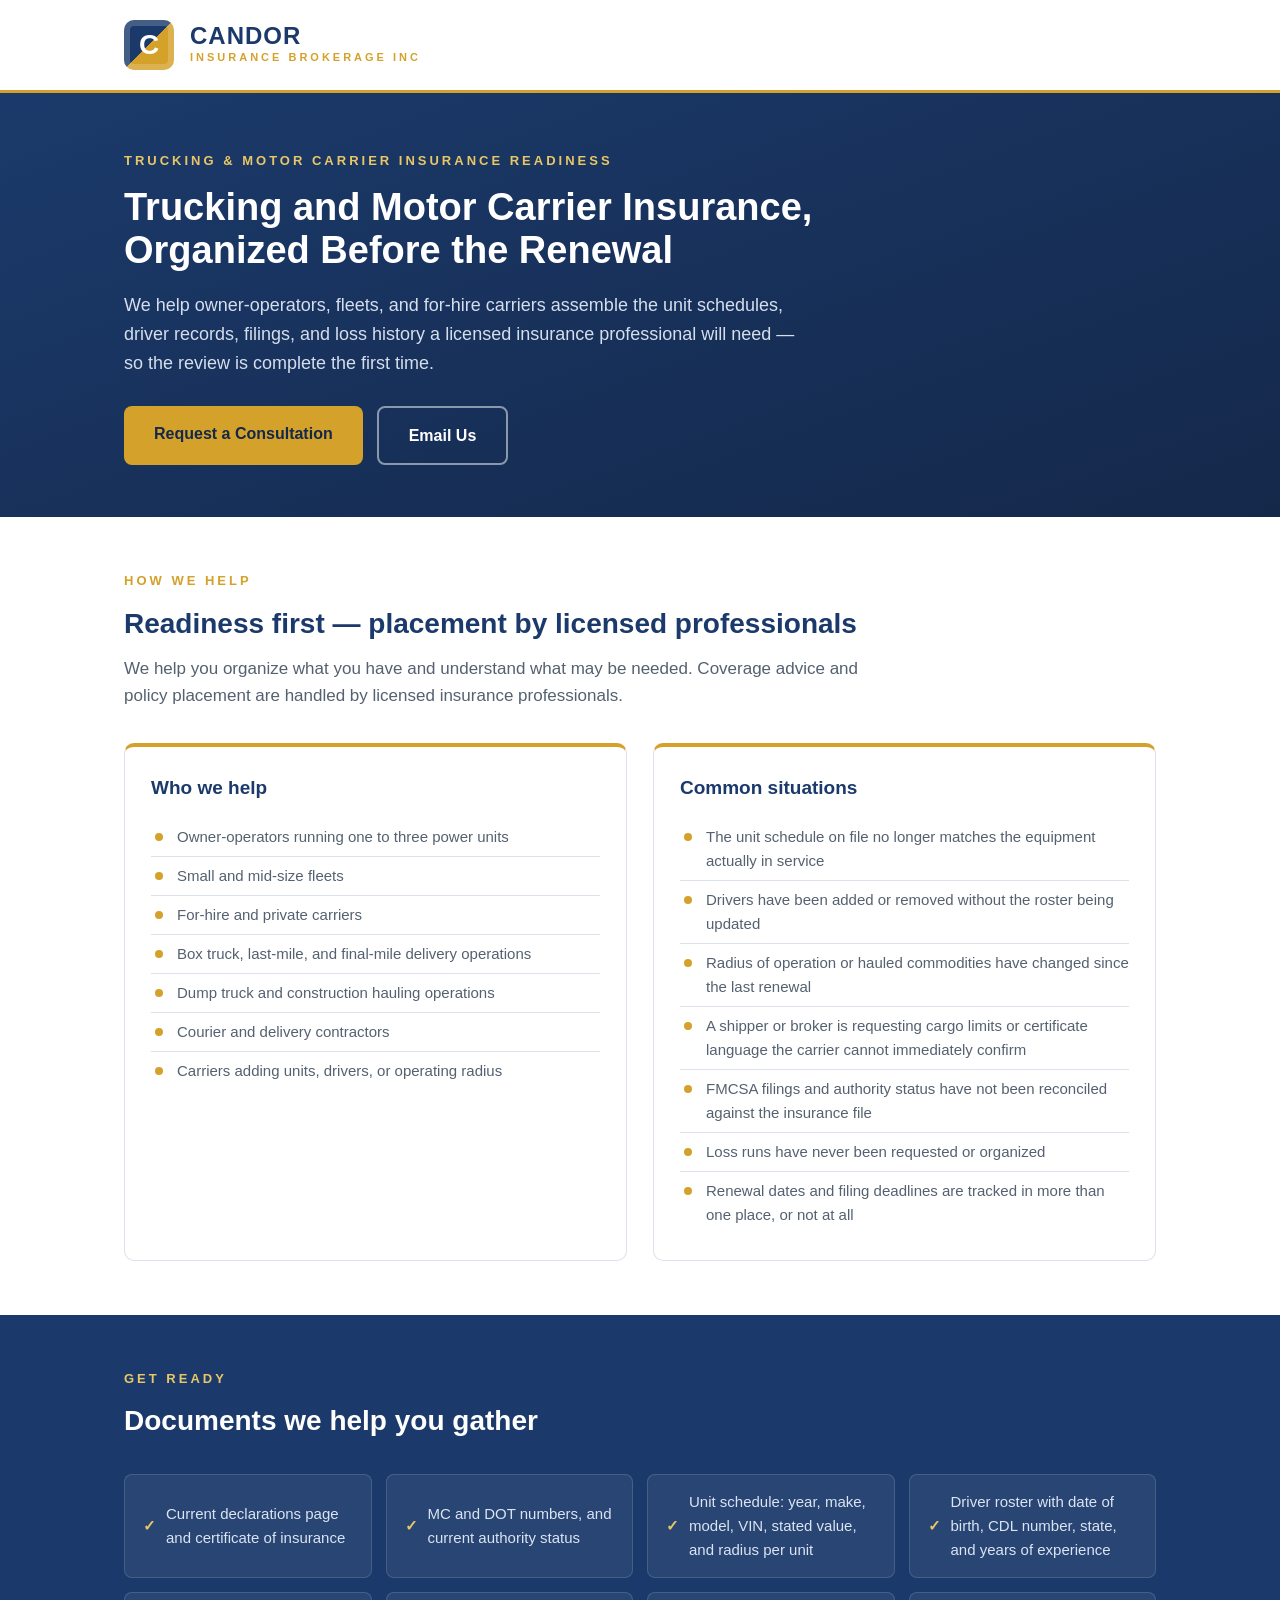
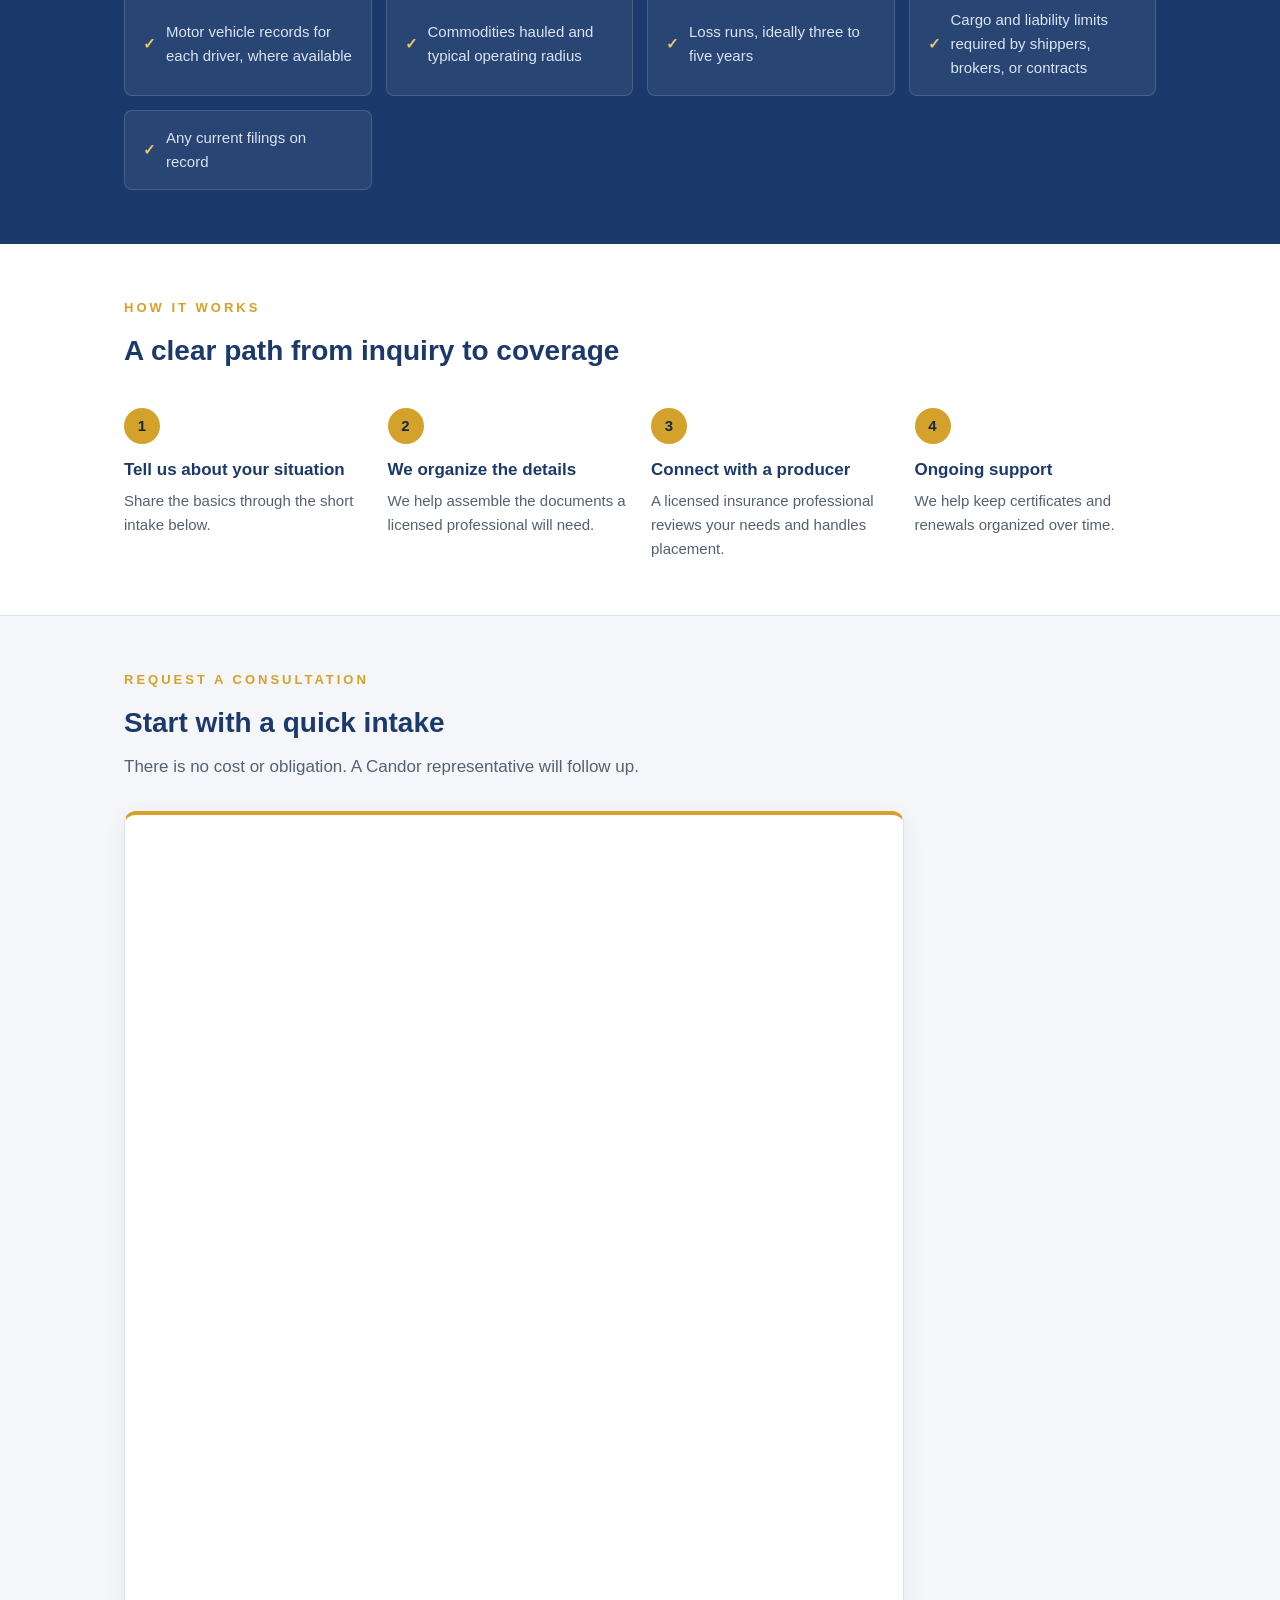
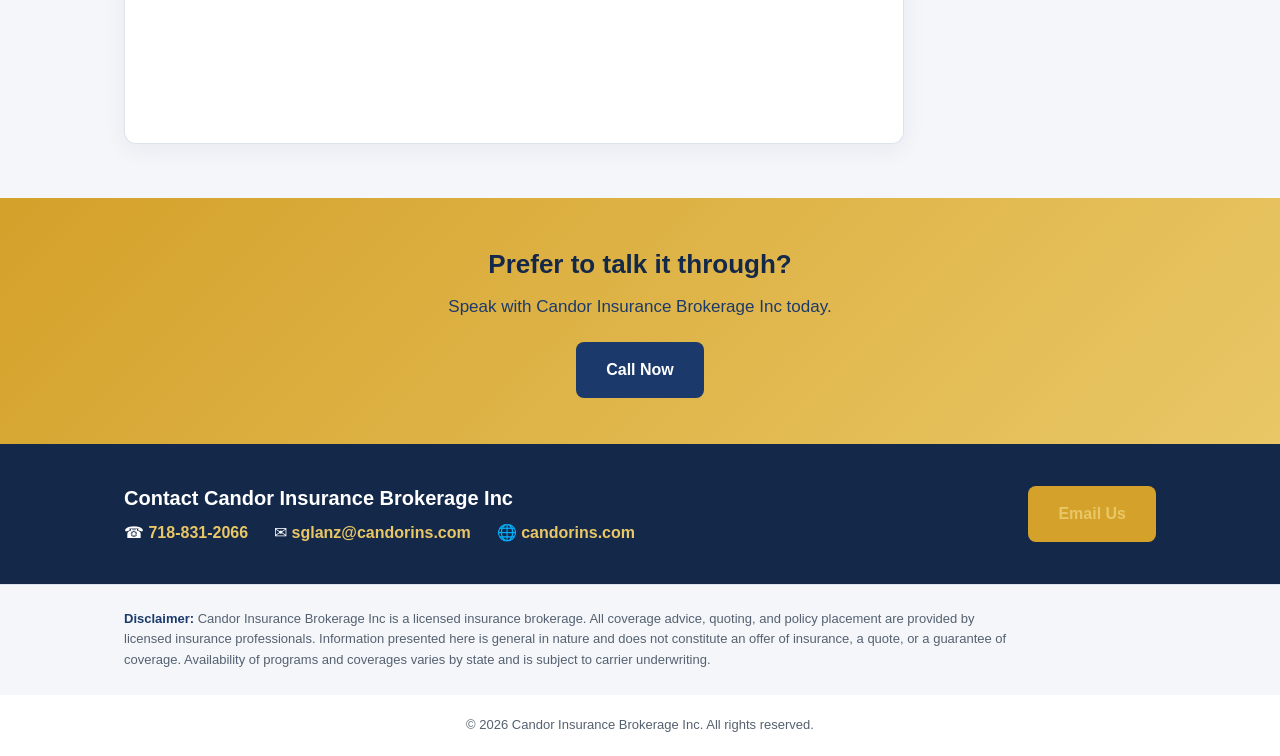
<file: trucking-motor-carrier.html>
<!DOCTYPE html>
<html lang="en">
<head>
<meta charset="UTF-8">
<meta name="viewport" content="width=device-width, initial-scale=1.0">
<meta name="description" content="Candor Insurance Brokerage Inc works with owner-operators, fleets, and for-hire carriers to organize unit schedules, driver records, filings, and loss runs before the coverage conversation.">
<title>Trucking &amp; Motor Carrier Insurance Readiness | Candor Insurance Brokerage Inc</title>
<link rel="stylesheet" href="candor-styles.css">

<!-- ============================================================
     SETUP — replace these two placeholders (see setup-sheet):
       GOOGLE_FORM_BASE   -> your form's /viewform URL
       SOURCE_ENTRY_ID    -> entry.XXXXXXX for the "Source Code" question
     This page's source code: SRC-TRK   |   channel: trucking
     ============================================================ -->
</head>
<body>

<header>
  <div class="wrap brand">
    <div class="mark">C</div>
    <div class="brand-text">
      <div class="name">CANDOR</div>
      <div class="sub">Insurance Brokerage Inc</div>
    </div>
  </div>
</header>

<section class="hero">
  <div class="wrap">
    <div class="eyebrow-h">Trucking &amp; Motor Carrier Insurance Readiness</div>
    <h1>Trucking and Motor Carrier Insurance, Organized Before the Renewal</h1>
    <p class="lead">We help owner-operators, fleets, and for-hire carriers assemble the unit schedules, driver records, filings, and loss history a licensed insurance professional will need — so the review is complete the first time.</p>
    <div class="cta-row">
      <a class="btn btn-gold" href="#intake">Request a Consultation</a>
      <a class="btn btn-ghost" id="emailBtn" href="#">Email Us</a>
    </div>
  </div>
</section>

<section class="block">
  <div class="wrap">
    <div class="eyebrow">How we help</div>
    <h2 class="title">Readiness first — placement by licensed professionals</h2>
    <p class="sub">We help you organize what you have and understand what may be needed. Coverage advice and policy placement are handled by licensed insurance professionals.</p>
    <div class="two-col">
      <div class="info-card">
        <h3>Who we help</h3>
        <ul><li>Owner-operators running one to three power units</li><li>Small and mid-size fleets</li><li>For-hire and private carriers</li><li>Box truck, last-mile, and final-mile delivery operations</li><li>Dump truck and construction hauling operations</li><li>Courier and delivery contractors</li><li>Carriers adding units, drivers, or operating radius</li></ul>
      </div>
      <div class="info-card">
        <h3>Common situations</h3>
        <ul><li>The unit schedule on file no longer matches the equipment actually in service</li><li>Drivers have been added or removed without the roster being updated</li><li>Radius of operation or hauled commodities have changed since the last renewal</li><li>A shipper or broker is requesting cargo limits or certificate language the carrier cannot immediately confirm</li><li>FMCSA filings and authority status have not been reconciled against the insurance file</li><li>Loss runs have never been requested or organized</li><li>Renewal dates and filing deadlines are tracked in more than one place, or not at all</li></ul>
      </div>
    </div>
  </div>
</section>

<section class="block docs">
  <div class="wrap">
    <div class="eyebrow">Get Ready</div>
    <h2 class="title">Documents we help you gather</h2>
    <div class="doc-grid"><div class="doc"><span class="chk">&#10003;</span>Current declarations page and certificate of insurance</div><div class="doc"><span class="chk">&#10003;</span>MC and DOT numbers, and current authority status</div><div class="doc"><span class="chk">&#10003;</span>Unit schedule: year, make, model, VIN, stated value, and radius per unit</div><div class="doc"><span class="chk">&#10003;</span>Driver roster with date of birth, CDL number, state, and years of experience</div><div class="doc"><span class="chk">&#10003;</span>Motor vehicle records for each driver, where available</div><div class="doc"><span class="chk">&#10003;</span>Commodities hauled and typical operating radius</div><div class="doc"><span class="chk">&#10003;</span>Loss runs, ideally three to five years</div><div class="doc"><span class="chk">&#10003;</span>Cargo and liability limits required by shippers, brokers, or contracts</div><div class="doc"><span class="chk">&#10003;</span>Any current filings on record</div></div>
  </div>
</section>

<section class="block">
  <div class="wrap">
    <div class="eyebrow">How It Works</div>
    <h2 class="title">A clear path from inquiry to coverage</h2>
    <div class="steps">
      <div class="step"><div class="num">1</div><h3>Tell us about your situation</h3><p>Share the basics through the short intake below.</p></div>
      <div class="step"><div class="num">2</div><h3>We organize the details</h3><p>We help assemble the documents a licensed professional will need.</p></div>
      <div class="step"><div class="num">3</div><h3>Connect with a producer</h3><p>A licensed insurance professional reviews your needs and handles placement.</p></div>
      <div class="step"><div class="num">4</div><h3>Ongoing support</h3><p>We help keep certificates and renewals organized over time.</p></div>
    </div>
  </div>
</section>

<section class="block form-section" id="intake">
  <div class="wrap">
    <div class="eyebrow">Request a Consultation</div>
    <h2 class="title">Start with a quick intake</h2>
    <p class="sub">There is no cost or obligation. A Candor representative will follow up.</p>
    <div class="form-shell">
      <div class="form-fallback" id="formFallback">
        <p><strong>Setup pending:</strong> paste your Google Form URL and source-entry ID into this page (see the setup sheet). Once added, the intake form appears here automatically, pre-tagged <strong>SRC-TRK</strong>.</p>
        <a class="btn btn-gold" id="formOpenBtn" href="#" target="_blank" rel="noopener">Open Intake Form</a>
      </div>
      <iframe id="formFrame" title="Candor intake form" loading="lazy" style="display:none;">Loading…</iframe>
    </div>
  </div>
</section>

<section class="cta-band">
  <div class="wrap">
    <h2>Prefer to talk it through?</h2>
    <p>Speak with Candor Insurance Brokerage Inc today.</p>
    <a class="btn btn-dark" id="callBtn" href="#">Call Now</a>
  </div>
</section>

<section class="contact" id="contact">
  <div class="wrap contact-inner">
    <div>
      <h3>Contact Candor Insurance Brokerage Inc</h3>
      <div class="lines">
        <span>&#9742; <a id="phoneLink" href="#">718-831-2066</a></span>
        <span>&#9993; <a id="emailLink" href="#">sglanz@candorins.com</a></span>
        <span>&#127760; <a href="https://candorins.com">candorins.com</a></span>
      </div>
    </div>
    <a class="btn btn-gold" id="contactEmailBtn" href="#">Email Us</a>
  </div>
</section>

<div class="disclaimer">
  <div class="wrap">
    <p><strong>Disclaimer:</strong> Candor Insurance Brokerage Inc is a licensed insurance brokerage. All coverage advice, quoting, and policy placement are provided by licensed insurance professionals. Information presented here is general in nature and does not constitute an offer of insurance, a quote, or a guarantee of coverage. Availability of programs and coverages varies by state and is subject to carrier underwriting.</p>
  </div>
</div>

<footer><div class="wrap">&copy; 2026 Candor Insurance Brokerage Inc. All rights reserved.</div></footer>

<script>
/* ==== CONFIG — replace the two placeholders below ============= */
  var GOOGLE_FORM_BASE = "https://docs.google.com/forms/d/e/1FAIpQLSeY2O0g4kaTsUV4OUA621F75n2PLL4nJnn1pH4jyuJKE9QY6g/viewform";   // e.g. https://docs.google.com/forms/d/e/XXXX/viewform
  var SOURCE_ENTRY_ID  = "entry.1769792198";    // e.g. entry.1234567890
/* ============================================================= */

  var SOURCE_CODE  = "SRC-TRK";
  var CHANNEL      = "trucking";
  var CANDOR_EMAIL = "sglanz@candorins.com";
  var PHONE_DIAL   = "7188312066";   // swap to Google Voice bootstrap number when ready

  // Allow a URL override (?ref=... or ?utm_campaign=...) but default to this page's code
  function qp(n){ var m=new RegExp('[?&]'+n+'=([^&]*)').exec(window.location.search); return m?decodeURIComponent(m[1].replace(/\+/g,' ')):''; }
  var effectiveCode = qp('utm_campaign') || qp('ref') || SOURCE_CODE;

  // Build the prefilled Google Form URL that stamps the hidden Source Code question
  function buildFormUrl(embed){
    if (GOOGLE_FORM_BASE.indexOf('GOOGLE_FORM_BASE') !== -1) return null;
    var url = GOOGLE_FORM_BASE
      + (GOOGLE_FORM_BASE.indexOf('?')>-1 ? '&' : '?')
      + encodeURIComponent(SOURCE_ENTRY_ID) + '=' + encodeURIComponent(effectiveCode);
    if (embed) url += '&embedded=true';
    return url;
  }

  var openUrl  = buildFormUrl(false);
  var embedUrl = buildFormUrl(true);

  if (embedUrl) {
    var frame = document.getElementById('formFrame');
    var fb    = document.getElementById('formFallback');
    frame.src = embedUrl;
    frame.style.display = 'block';
    fb.style.display = 'none';
  } else {
    // keep fallback button pointed at nothing harmful
    document.getElementById('formOpenBtn').addEventListener('click', function(e){
      e.preventDefault();
      alert('Setup note: add your Google Form URL and source-entry ID at the top of this page\'s script.');
    });
  }
  if (openUrl) document.getElementById('formOpenBtn').setAttribute('href', openUrl);

  // Tracked mailto — source code visible in the subject line
  var subject = encodeURIComponent('Insurance Inquiry [' + effectiveCode + ']');
  var body = encodeURIComponent('Source: cib / ' + CHANNEL + ' / ' + effectiveCode + '\nPage: ' + window.location.href + '\n\nPlease tell us about your business:\n');
  var mailto = 'mailto:' + CANDOR_EMAIL + '?subject=' + subject + '&body=' + body;
  ['emailBtn','emailLink','contactEmailBtn'].forEach(function(id){ var el=document.getElementById(id); if(el) el.setAttribute('href', mailto); });

  // Tracked phone
  ['phoneLink','callBtn'].forEach(function(id){ var el=document.getElementById(id); if(el) el.setAttribute('href','tel:'+PHONE_DIAL); });
</script>

</body>
</html>
</file>
<file: candor-styles.css>
/* ==========================================================================
   Candor Insurance Brokerage Inc — shared segment landing page styles
   Navy / gold identity. Used by all six per-segment pages.
   ========================================================================== */
:root {
  --navy: #1b3a6b;
  --navy-deep: #14284a;
  --gold: #d4a12a;
  --gold-soft: #e9c766;
  --ink: #222831;
  --slate: #556170;
  --paper: #ffffff;
  --mist: #f4f6fa;
  --line: #dde3ec;
}
* { margin: 0; padding: 0; box-sizing: border-box; }
html { scroll-behavior: smooth; }
body {
  font-family: -apple-system, "Segoe UI", Roboto, Helvetica, Arial, sans-serif;
  color: var(--ink); background: var(--paper); line-height: 1.6; -webkit-font-smoothing: antialiased;
}
.wrap { max-width: 1080px; margin: 0 auto; padding: 0 24px; }

/* Header */
header { background: var(--paper); border-bottom: 3px solid var(--gold); padding: 20px 0; }
.brand { display: flex; align-items: center; gap: 16px; }
.mark {
  width: 50px; height: 50px; flex: none;
  background: linear-gradient(135deg, var(--navy) 0%, var(--navy) 50%, var(--gold) 50%, var(--gold) 100%);
  border-radius: 10px; display: flex; align-items: center; justify-content: center;
  color: #fff; font-weight: 800; font-size: 28px; box-shadow: inset 0 0 0 6px rgba(255,255,255,.18);
}
.brand-text .name { font-size: 24px; font-weight: 800; color: var(--navy); letter-spacing: 1px; line-height: 1.1; }
.brand-text .sub { font-size: 11px; font-weight: 600; color: var(--gold); letter-spacing: 3px; text-transform: uppercase; }

/* Hero */
.hero { background: linear-gradient(160deg, var(--navy) 0%, var(--navy-deep) 100%); color: #fff; padding: 58px 0 52px; }
.hero .eyebrow-h { color: var(--gold-soft); font-weight: 700; font-size: 13px; letter-spacing: 3px; text-transform: uppercase; margin-bottom: 14px; }
.hero h1 { font-size: 38px; line-height: 1.15; font-weight: 800; max-width: 800px; }
.hero p.lead { margin-top: 18px; font-size: 18px; max-width: 680px; color: #d5deec; }
.cta-row { margin-top: 28px; display: flex; flex-wrap: wrap; gap: 14px; }
.btn {
  display: inline-block; padding: 15px 30px; border-radius: 8px; font-weight: 700; font-size: 16px;
  text-decoration: none; border: none; cursor: pointer; transition: transform .15s ease, box-shadow .15s ease;
}
.btn-gold { background: var(--gold); color: var(--navy-deep); }
.btn-gold:hover { transform: translateY(-2px); box-shadow: 0 8px 20px rgba(212,161,42,.35); }
.btn-ghost { border: 2px solid rgba(255,255,255,.5); color: #fff; }
.btn-ghost:hover { border-color: #fff; }
.btn-dark { background: var(--navy); color: #fff; }
.btn-dark:hover { transform: translateY(-2px); box-shadow: 0 8px 20px rgba(20,40,74,.3); }

/* Generic section */
section.block { padding: 54px 0; }
.eyebrow { color: var(--gold); font-weight: 700; font-size: 13px; letter-spacing: 3px; text-transform: uppercase; margin-bottom: 10px; }
h2.title { font-size: 28px; color: var(--navy); font-weight: 800; }
h2.title + p.sub { color: var(--slate); font-size: 17px; margin-top: 8px; max-width: 740px; }

/* Two-column info (who it helps / common issues) */
.two-col { margin-top: 34px; display: grid; grid-template-columns: 1fr 1fr; gap: 26px; }
.info-card { background: var(--paper); border: 1px solid var(--line); border-top: 4px solid var(--gold); border-radius: 10px; padding: 26px; }
.info-card h3 { font-size: 19px; color: var(--navy); margin-bottom: 14px; }
.info-card ul { list-style: none; }
.info-card li { padding: 7px 0 7px 26px; position: relative; color: var(--slate); font-size: 15px; border-bottom: 1px solid var(--line); }
.info-card li:last-child { border-bottom: none; }
.info-card li:before { content: ""; position: absolute; left: 4px; top: 15px; width: 8px; height: 8px; background: var(--gold); border-radius: 50%; }

/* Documents band */
.docs { background: var(--navy); color: #fff; }
.docs .eyebrow { color: var(--gold-soft); }
.docs h2.title { color: #fff; }
.doc-grid { margin-top: 30px; display: grid; grid-template-columns: repeat(auto-fit, minmax(240px, 1fr)); gap: 14px; }
.doc {
  background: rgba(255,255,255,.06); border: 1px solid rgba(255,255,255,.14); border-radius: 8px;
  padding: 15px 18px; font-size: 15px; color: #dbe4f2; display: flex; align-items: center; gap: 10px;
}
.doc .chk { color: var(--gold-soft); font-weight: 800; flex: none; }

/* How it works */
.steps { margin-top: 34px; display: grid; grid-template-columns: repeat(auto-fit, minmax(230px, 1fr)); gap: 22px; }
.step .num {
  font-size: 15px; font-weight: 800; color: var(--navy-deep); background: var(--gold);
  width: 36px; height: 36px; border-radius: 50%; display: flex; align-items: center; justify-content: center; margin-bottom: 12px;
}
.step h3 { font-size: 17px; color: var(--navy); margin-bottom: 6px; }
.step p { color: var(--slate); font-size: 15px; }

/* Form embed */
.form-section { background: var(--mist); border-top: 1px solid var(--line); }
.form-shell {
  margin-top: 30px; background: var(--paper); border: 1px solid var(--line); border-top: 4px solid var(--gold);
  border-radius: 12px; padding: 14px; max-width: 780px; box-shadow: 0 6px 24px rgba(20,40,74,.06);
}
.form-shell iframe { width: 100%; border: none; min-height: 900px; display: block; border-radius: 8px; }
.form-fallback { padding: 30px; text-align: center; }
.form-fallback p { color: var(--slate); margin-bottom: 18px; }

/* CTA band */
.cta-band { background: linear-gradient(135deg, var(--gold) 0%, var(--gold-soft) 100%); padding: 46px 0; text-align: center; }
.cta-band h2 { font-size: 26px; color: var(--navy-deep); font-weight: 800; }
.cta-band p { color: var(--navy); margin-top: 8px; font-size: 17px; }
.cta-band .btn-dark { margin-top: 22px; }

/* Contact */
.contact { background: var(--navy-deep); color: #fff; padding: 38px 0; }
.contact-inner { display: flex; flex-wrap: wrap; align-items: center; justify-content: space-between; gap: 20px; }
.contact h3 { font-size: 20px; margin-bottom: 6px; }
.contact .lines { display: flex; flex-wrap: wrap; gap: 26px; font-size: 16px; }
.contact a { color: var(--gold-soft); text-decoration: none; font-weight: 600; }

/* Disclaimer + footer */
.disclaimer { background: var(--mist); padding: 24px 0; border-top: 1px solid var(--line); }
.disclaimer p { font-size: 13px; color: var(--slate); max-width: 900px; }
.disclaimer strong { color: var(--navy); }
footer { background: var(--paper); padding: 20px 0; text-align: center; color: var(--slate); font-size: 13px; }

@media (max-width: 700px) {
  .hero h1 { font-size: 29px; }
  h2.title { font-size: 23px; }
  .two-col { grid-template-columns: 1fr; }
}
</file>
